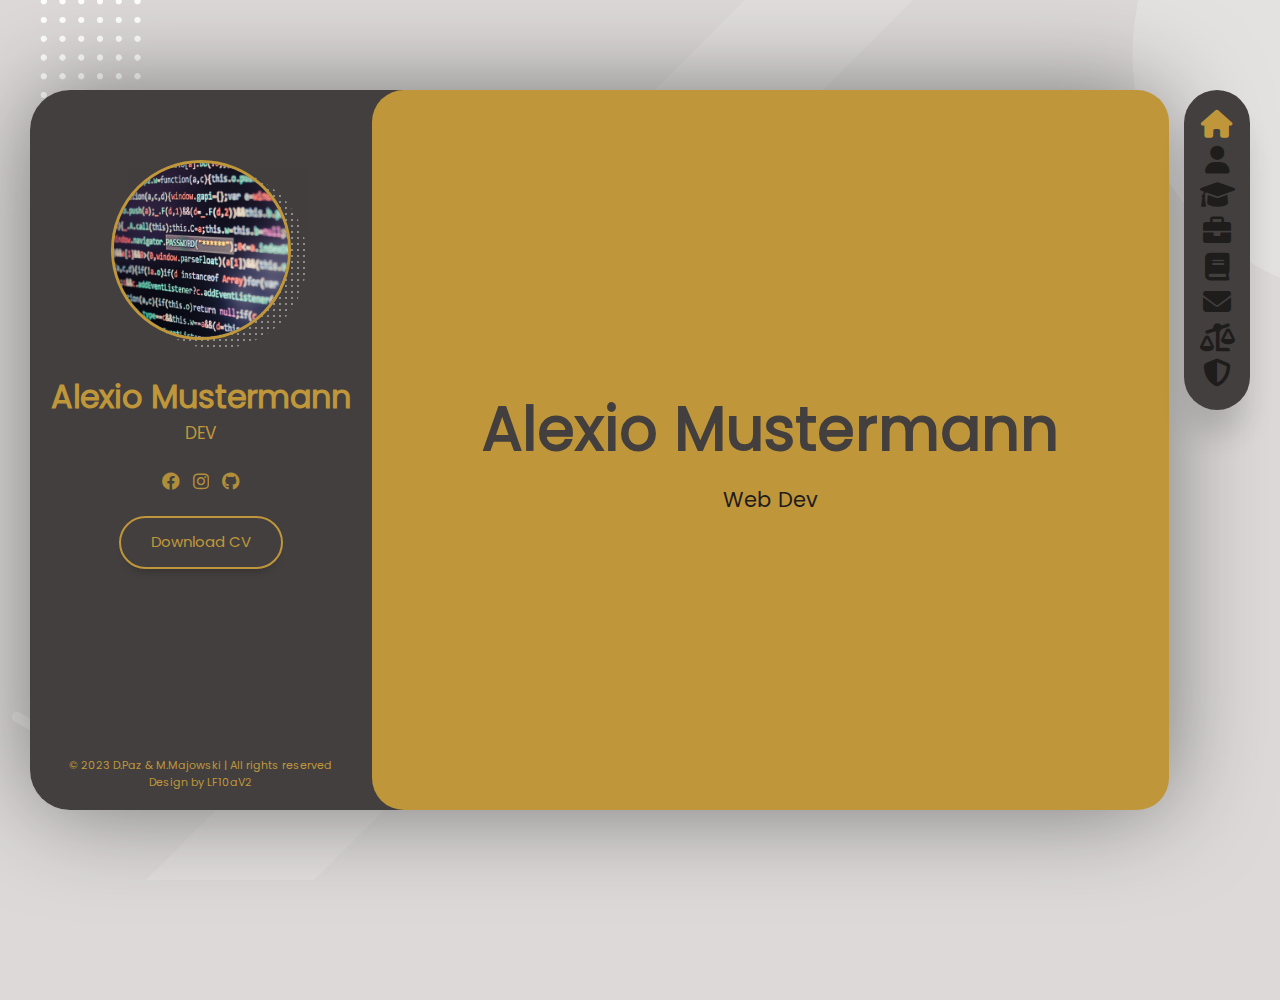
<file: index.html>
<!--Infos HTML Standard-->
<!DOCTYPE html>
<!--Open HTML Document-->
<html lang="de">

<!--Beginning of header-->
<head>
    <meta charset="UTF-8">
    <meta http-equiv="X-UA-Compatible" content="IE=edge">
    <meta name="viewport" content="width=device-width, initial-scale=1,maximum-scale=1">
    <meta name="viewport" content="width=device-width, initial-scale=1, user-scalable=yes">
    <meta http-equiv="cache-control" content="cache">
    <!--Call script-->
    <script src="assets/js/main.js" defer></script>
    <script src="assets/js/menu.js" defer></script>
    <!--Copyright, Publisher, Autor-->
    <meta name="authors" content="Darwin Paz & Matthias Majowski">
    <meta name="publisher" content="Darwin Paz & Matthias Majowski">
    <meta name="copyright" content="© D.Paz & M.Majowski">
    <!--Page description-->
    <meta name="description" content="Projekterstellung eines funktionalen Webportfolios in HTML, CSS, JavaScript.">
    <!--Marketing Keywords-->
    <meta name="keywords" content="keywords, Note < = 1">

    <!--Google robots for indexing-->
    <!--<meta name="robots" content="index, follow">-->
    
    <!--Google is not allowed to index the page-->
    <meta name="robots" content="noindex, nofollow">

    <!--Favicon-->
    <link rel="icon" type="favicon" href="assets/img/favicon-2.png" />
    <!--Styles-->
    <link rel="stylesheet" href="assets/fonts/fontawesome-free-6.1.2-web/css/all.min.css" />
    <link rel="stylesheet" href="assets/fonts/poppins/poppins.css" />
    <link rel="stylesheet" href="assets/css/reset.css" />
    <link rel="stylesheet" href="assets/css/scroll.css" />
    <link rel="stylesheet" href="assets/css/styles.css" />
    <link rel="stylesheet" href="assets/css/responsive.css" />

    <!--Title-->
    <title>CV - LF10aV2</title>
</head>

<body>
    
    <!--BEGINNING OF BODY - LAYOUT-->
    <div class="layout">

        <!--side container (info user)-->
        <aside class="layout__aside">
        
            <section class="aside__user-info">

                <!--information user-->
                <div class="user-info__general">
                    <div class="user-info__container-image">
                        <!--User image-->
                        <img src="assets/img/default-user.jpg" class="user-info__image" alt="Image user">
                    </div>
                    <!--Name + job-->
                    <h2 class="user-info__name">Alexio Mustermann</h2>
                    <h4 class="user-info__job">DEV</h4>
                </div>

                <!--MENU NAV-->
                <nav class="layout__menu">
                    <ul class="menu__list">
                    
                        <li class="menu__option">
                            <a href="index.html" class="menu__link menu__link--active">
                                <i class="menu__icon fa-solid fa-house"></i>
                                <span class="menu__overlay">Home</span>
                            </a>
                        </li>

                        <li class="menu__option">
                            <a href="about-me.html" class="menu__link">
                                <i class="menu__icon fa-solid fa-user"></i>
                                <span class="menu__overlay">About me</span>
                            </a>
                        </li>

                        <li class="menu__option">
                            <a href="curriculum.html" class="menu__link">
                                <i class="menu__icon fa-solid fa-graduation-cap"></i>
                                <span class="menu__overlay">Curriculum</span>
                            </a>
                        </li>

                        <li class="menu__option">
                            <a href="portfolio.html" class="menu__link">
                                <i class="menu__icon fa-solid fa-briefcase"></i>
                                <span class="menu__overlay">Portfolio</span>
                            </a>
                        </li>

                        <li class="menu__option">
                            <a href="blog.html" class="menu__link">
                                <i class="menu__icon fa-solid fa-book"></i>
                                <span class="menu__overlay">Blog</span>
                            </a>
                        </li>

                        <li class="menu__option">
                            <a href="contact.html" class="menu__link">
                                <i class="menu__icon fa-solid fa-envelope"></i>
                                <span class="menu__overlay">Contact</span>
                            </a>
                        </li>

                        <li class="menu__option">
                            <a href="impressum.html" class="menu__link">
                                <i class="menu__icon fa-solid fa-scale-unbalanced"></i>
                                <span class="menu__overlay">Impressum</span>
                            </a>
                        </li>

                        <li class="menu__option">
                            <a href="datenschutz.html" class="menu__link">
                                <i class="menu__icon fa-solid fa-shield-halved"></i>
                                <span class="menu__overlay">Datenschutz</span>
                            </a>
                        </li>

                    </ul>
                </nav>

                <!--SOCIALS-->
                <div class="user-info__user-links">

                    <ul class="links__social">

                        <li class="social__option">
                            <a href="#" class="social__link">
                                <i class="fa-brands fa-facebook"></i>
                            </a>
                        </li>

                        <li class="social__option">
                            <a href="#" class="social__link">
                                <i class="fa-brands fa-instagram"></i>
                            </a>
                        </li>

                        <li class="social__option">
                            <a href="#" class="social__link">
                                <i class="fa-brands fa-github"></i>
                            </a>
                        </li>
                    </ul>
                </div>

                <!--BTN DOWNLOAD CV-->
                <div class="user-info__buttons">
                    <a download="download" href="assets/pdf/ec-it-book.pdf" class="user-info__btn">Download CV</a>
                </div>

            <!--FOOTER-->
            <footer class="user-info__footer">
                &copy; 2023 D.Paz & M.Majowski | All rights reserved <Br/>Design by LF10aV2
            </footer>
            </section>
        </aside>

        <!--MENU NAV RESPONSIVE-->
        <div class="layout__menu-toggle">
            <i class="menu-toggle__icon fa-solid fa-bars"></i>
            <i class="menu-toggle__icon fa-solid fa-xmark"></i>
        </div>

        <!--MAIN CONTENT-->
        <main class="layout__content">
            
            <section class="content__page">
                <h1 class="page__name">Alexio Mustermann</h1>
                <h2 class="page__job">Web Dev</h2>
            </section>

        </main>
    </div>

</body>
<!--END OF BODY-->
</html>
</file>
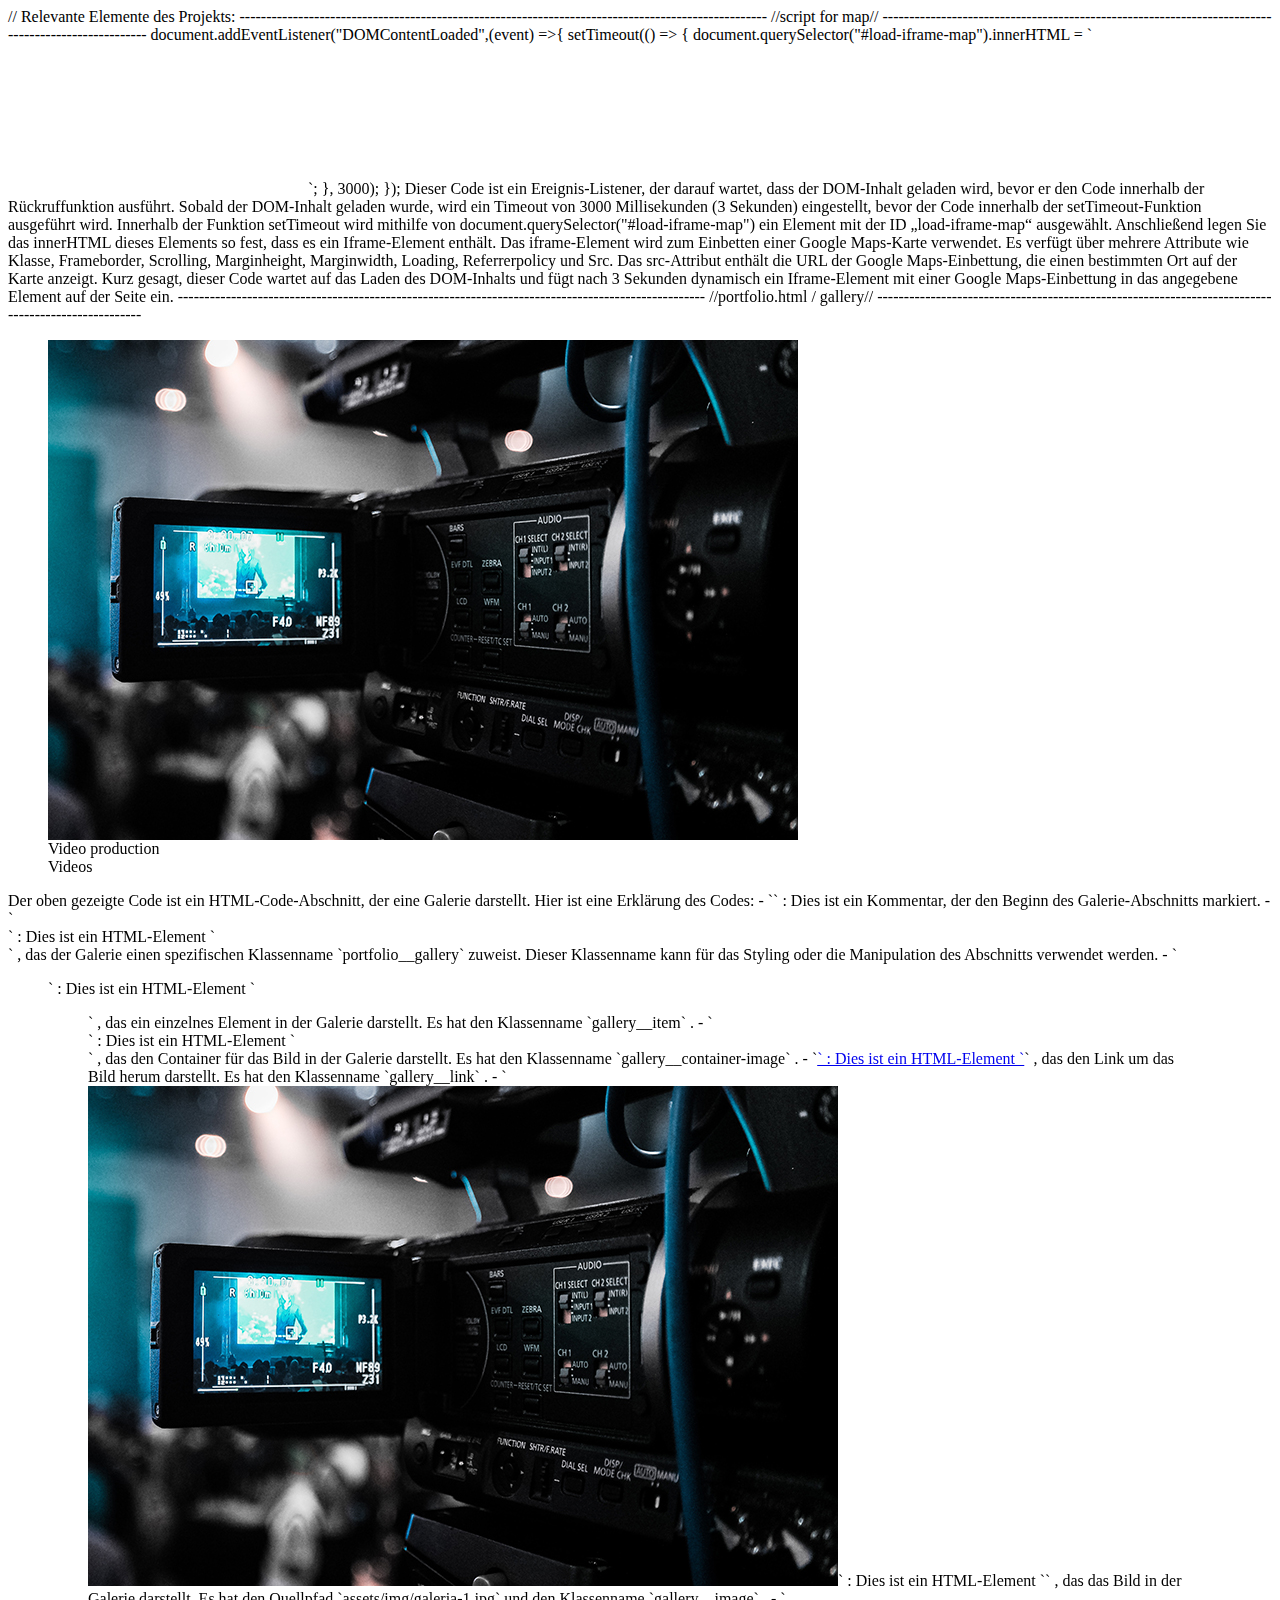
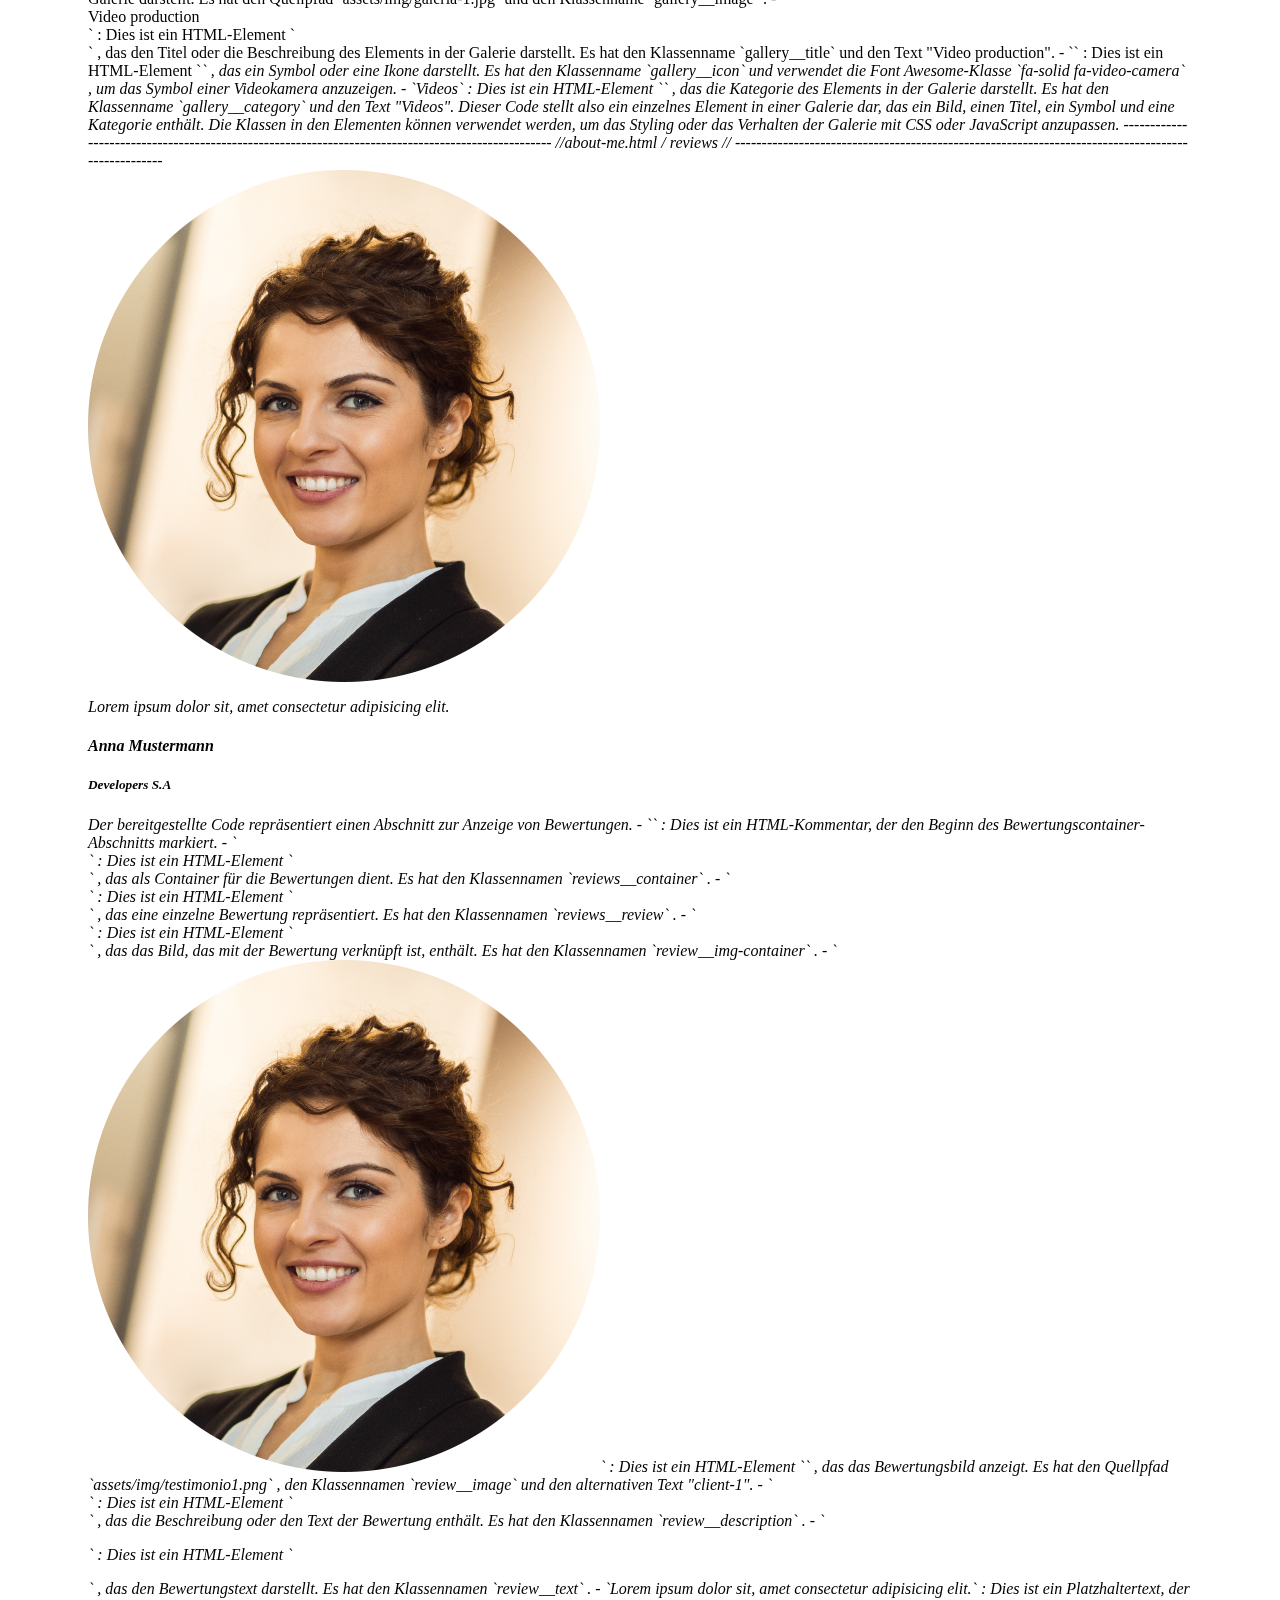
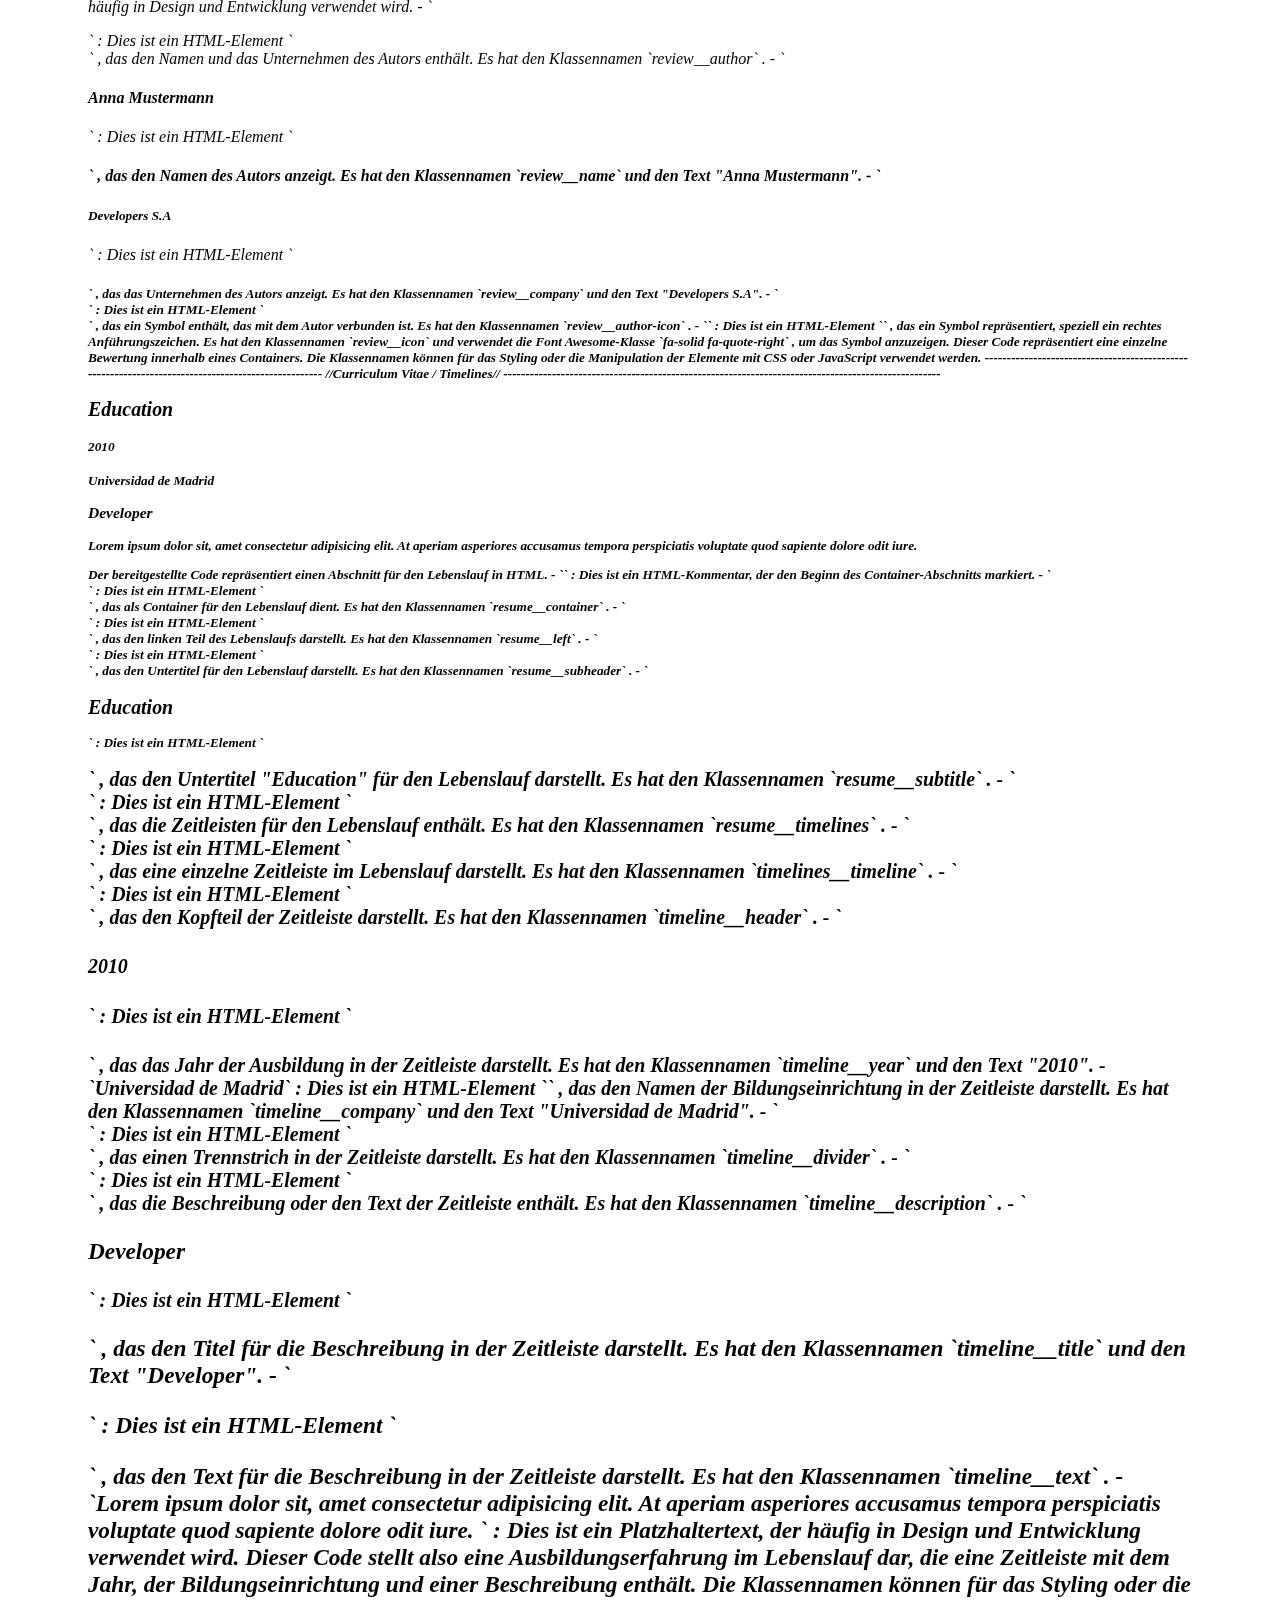
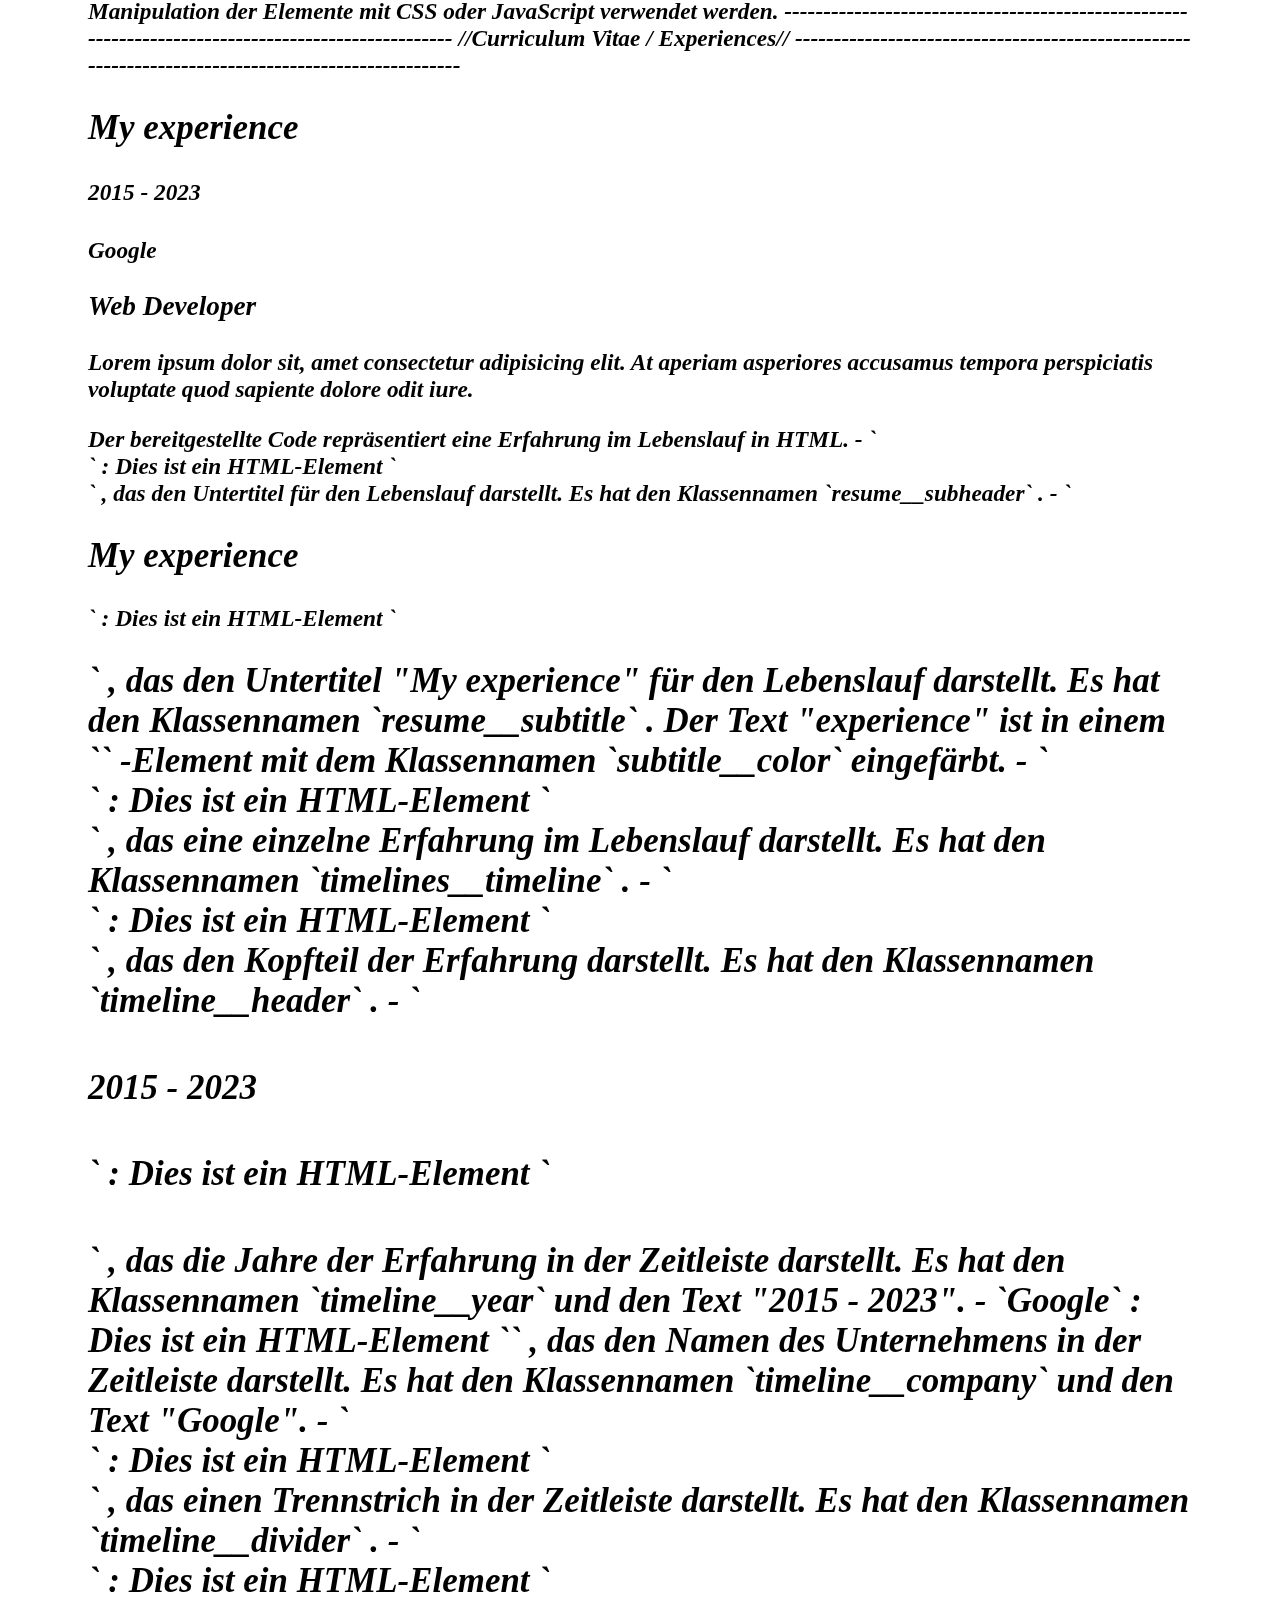
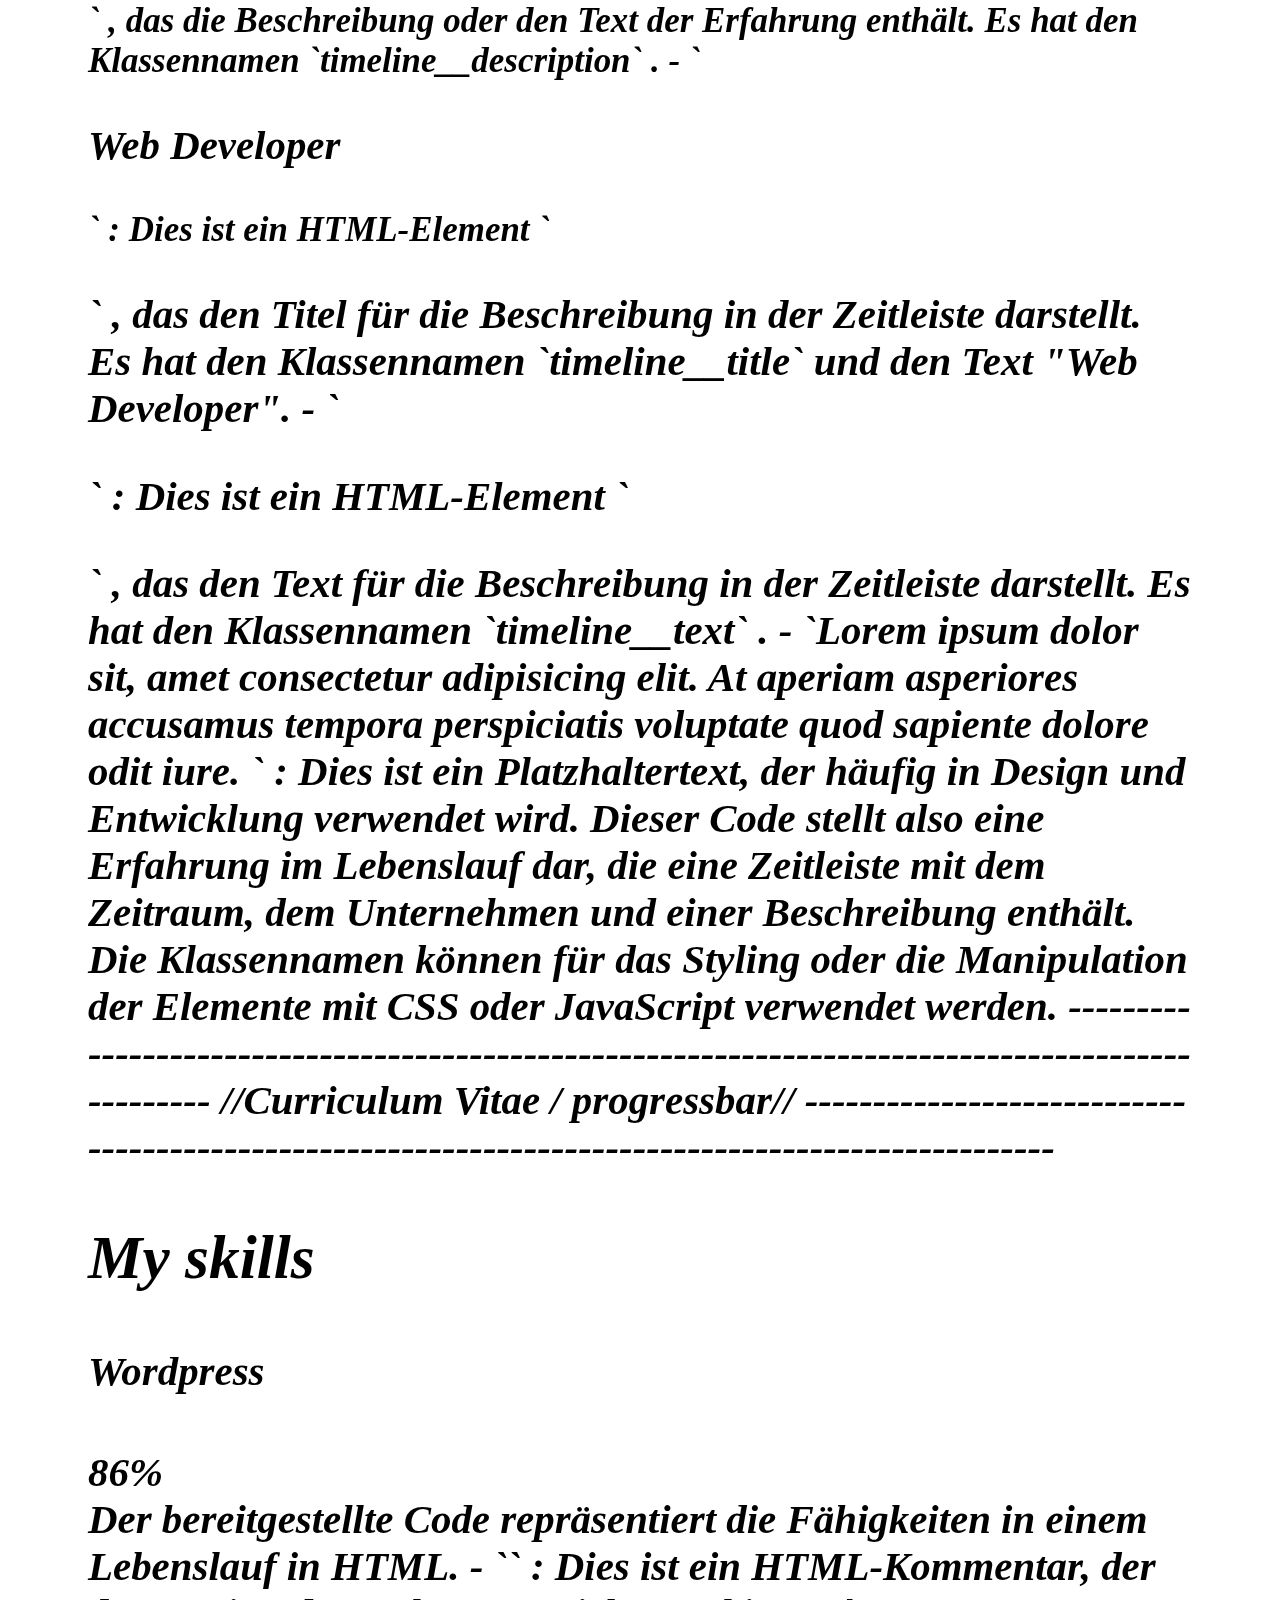
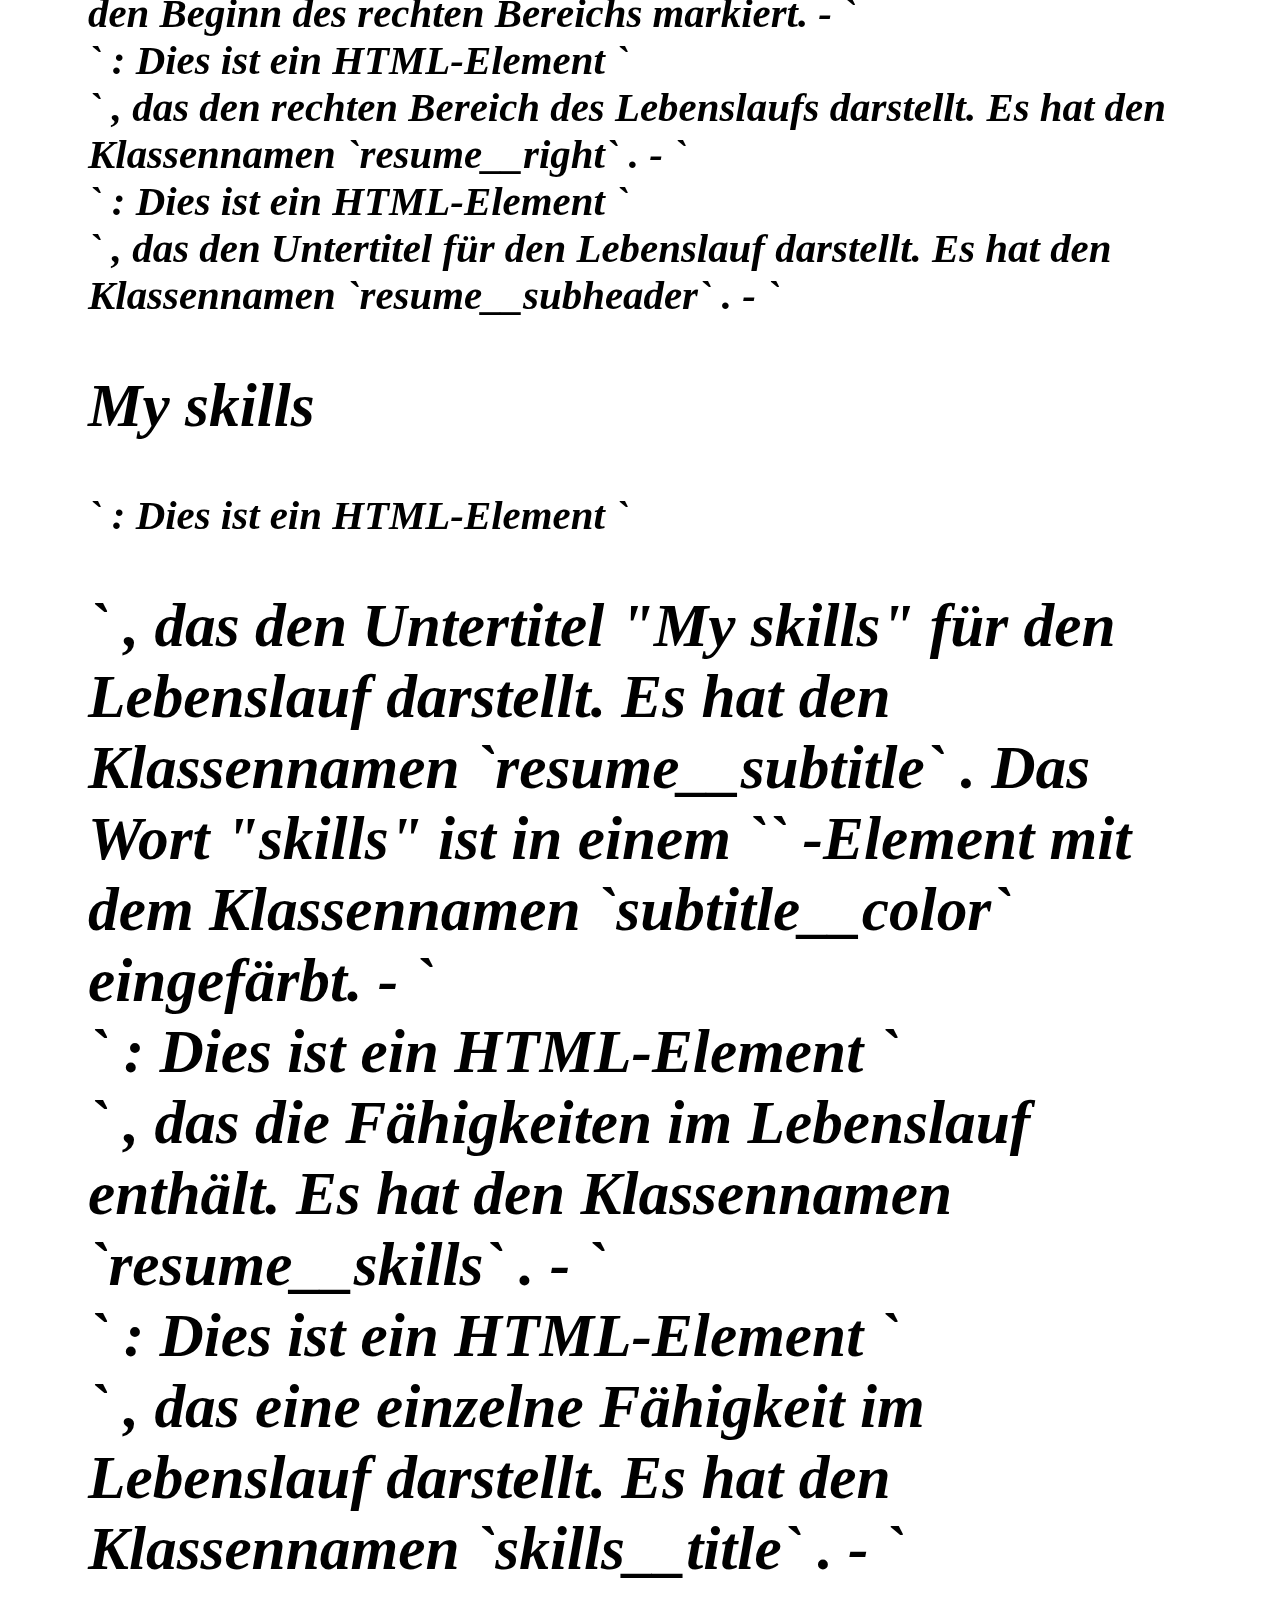
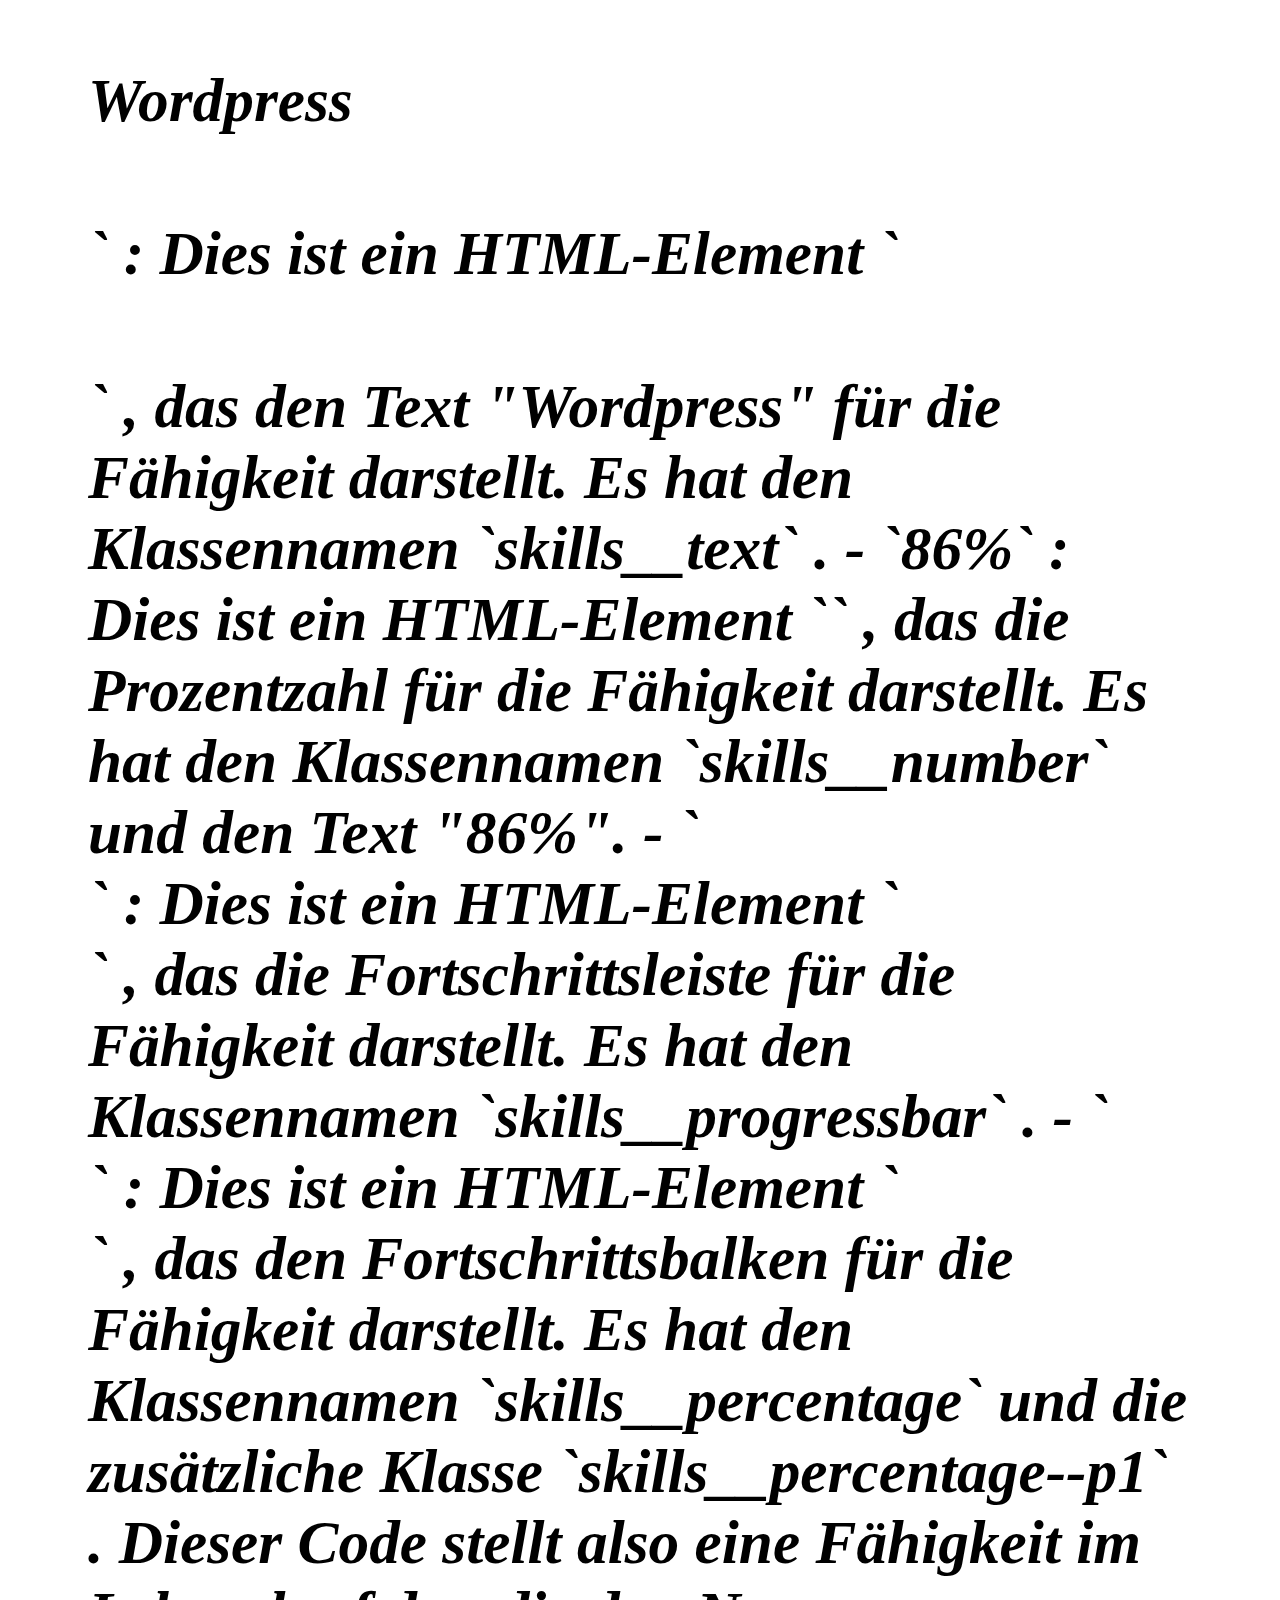
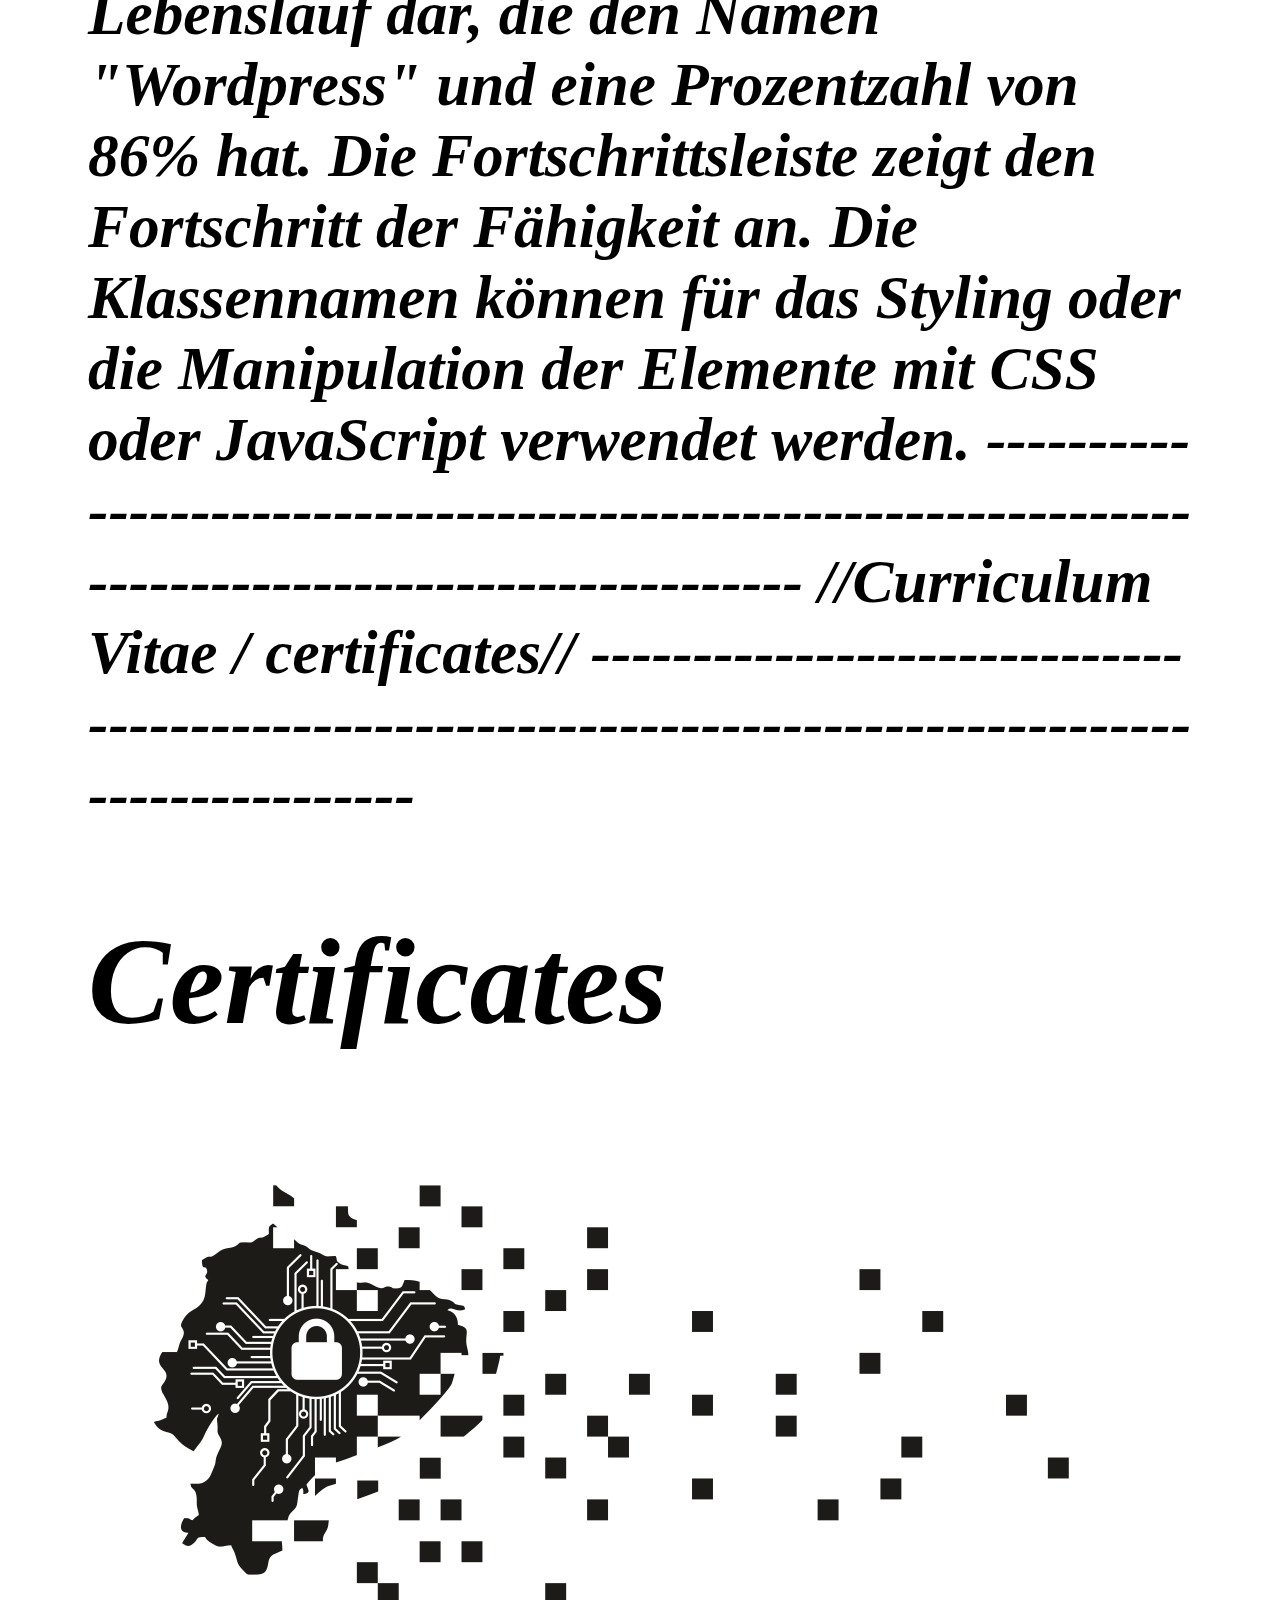
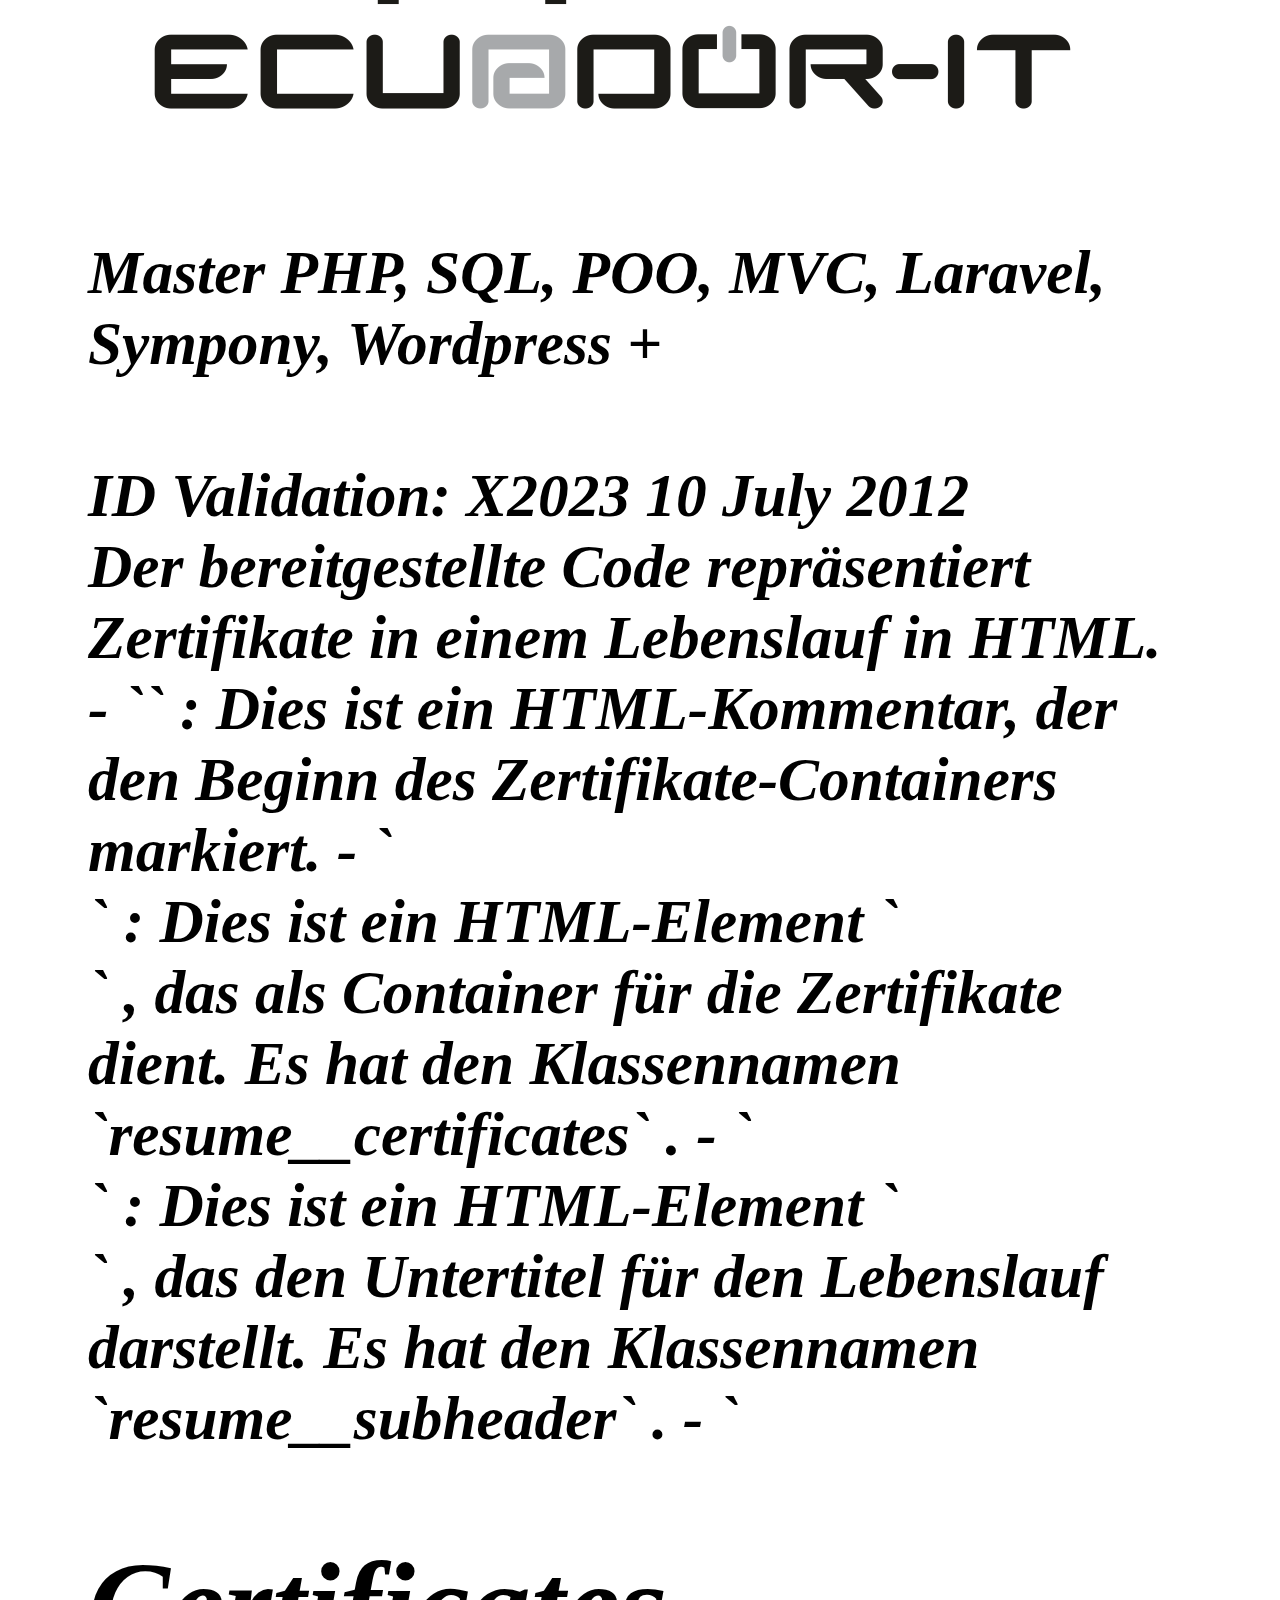
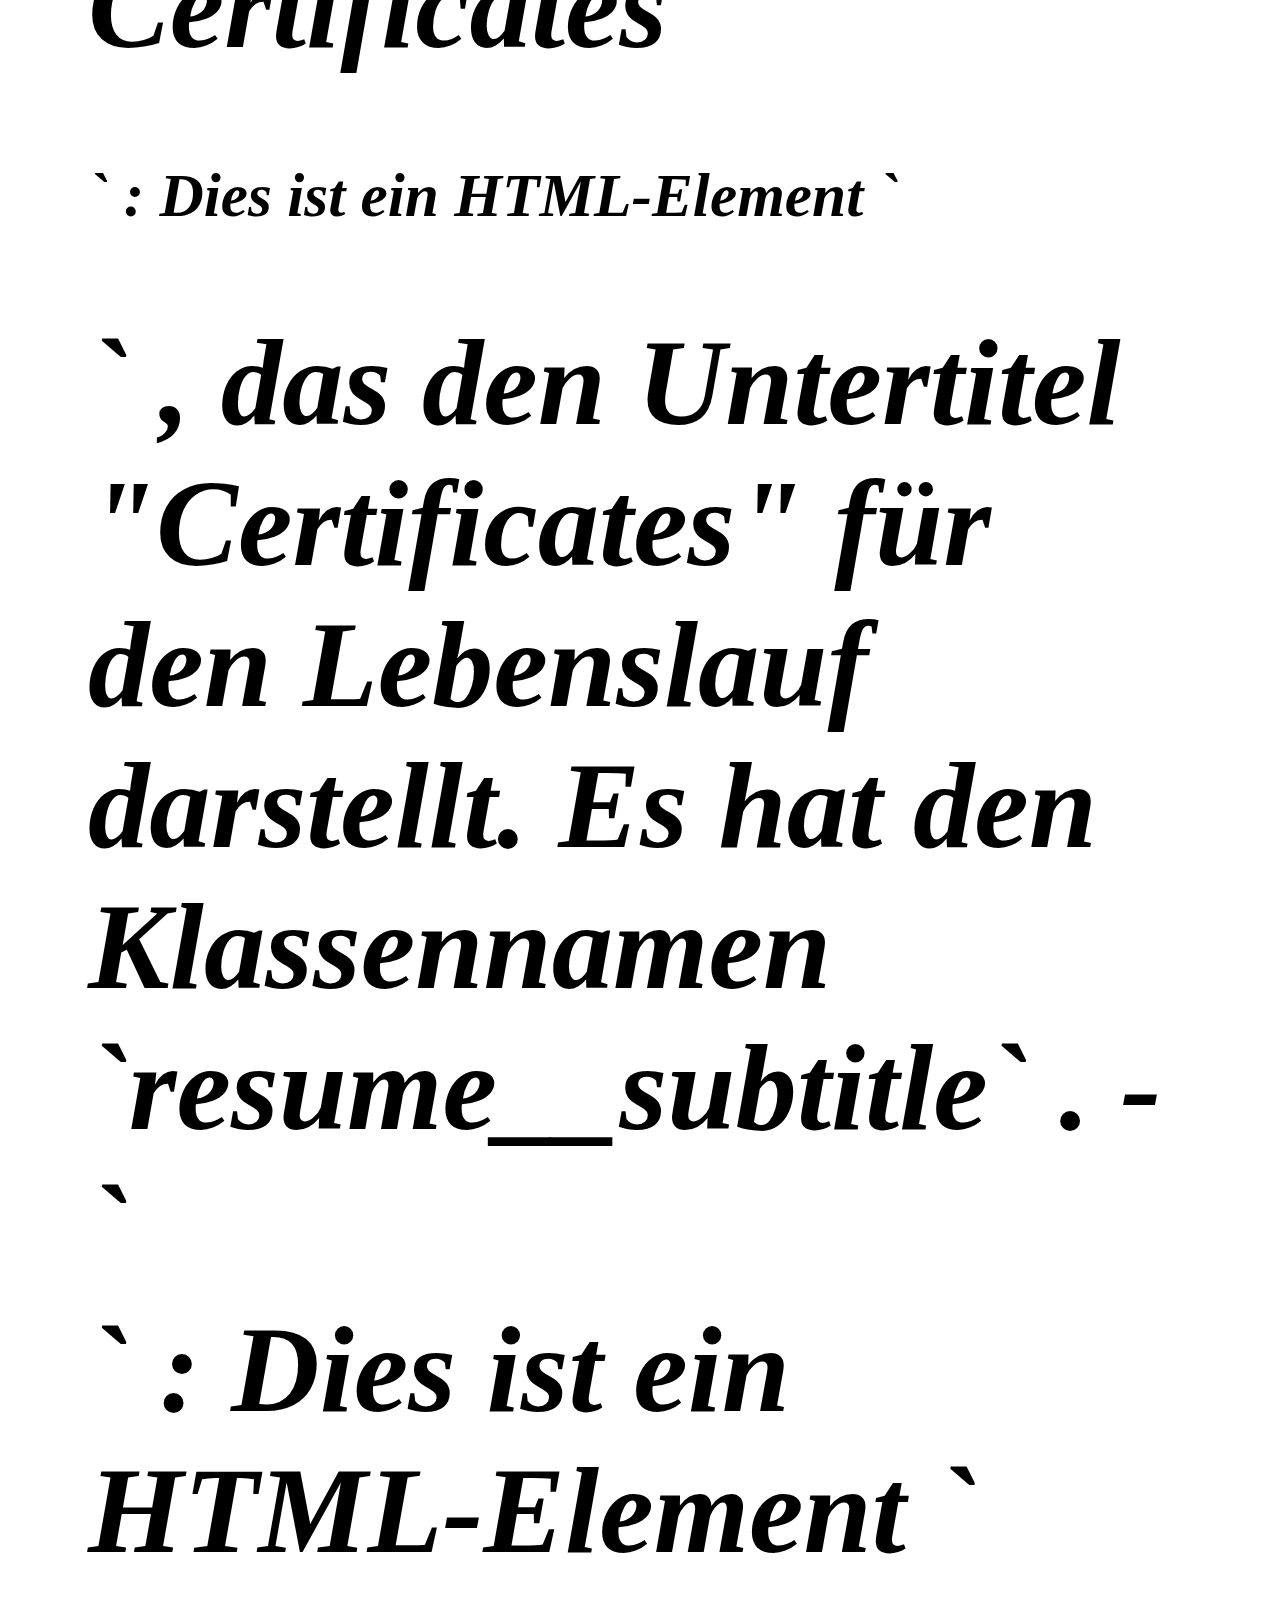
<file: _documentation.html>
// Relevante Elemente des Projekts:

---------------------------------------------------------------------------------------------------
//script for map//
---------------------------------------------------------------------------------------------------
document.addEventListener("DOMContentLoaded",(event) =>{
    setTimeout(() => {
    document.querySelector("#load-iframe-map").innerHTML = `
        <iframe class="contact__iframe" frameborder="0" scrolling="no" marginheight="0" marginwidth="0" loading="lazy" 
		referrerpolicy="no-referrer-when-downgrade" 
		src="https://www.google.com/maps/embed?pb=!1m18!1m12!1m3!1d374.8027100445434!2d8.630962223213627!3d49.
		87416942915357!2m3!1f0!2f0!3f0!3m2!1i1024!2i768!4f13.1!3m3!1m2!1s0x47bd7082280c43c9%3A0x57f87ba933adbb81!
		2sGFN%20GmbH!5e1!3m2!1ses-419!2sde!4v1695273996555!5m2!1ses-419!2sde"></iframe>`;
    }, 3000);
});

Dieser Code ist ein Ereignis-Listener, der darauf wartet, dass der DOM-Inhalt geladen wird, 
bevor er den Code innerhalb der Rückruffunktion ausführt. Sobald der DOM-Inhalt geladen wurde, 
wird ein Timeout von 3000 Millisekunden (3 Sekunden) eingestellt, bevor der Code innerhalb der 
setTimeout-Funktion ausgeführt wird.
 
Innerhalb der Funktion setTimeout wird mithilfe von document.querySelector("#load-iframe-map") 
ein Element mit der ID „load-iframe-map“ ausgewählt. Anschließend legen Sie das innerHTML 
dieses Elements so fest, dass es ein Iframe-Element enthält.
 
Das iframe-Element wird zum Einbetten einer Google Maps-Karte verwendet. 
Es verfügt über mehrere Attribute wie Klasse, Frameborder, Scrolling, Marginheight, 
Marginwidth, Loading, Referrerpolicy und Src. Das src-Attribut enthält die URL der Google Maps-Einbettung, 
die einen bestimmten Ort auf der Karte anzeigt.
 
Kurz gesagt, dieser Code wartet auf das Laden des DOM-Inhalts und fügt nach 3 Sekunden dynamisch ein 
Iframe-Element mit einer Google Maps-Einbettung in das angegebene Element auf der Seite ein.


---------------------------------------------------------------------------------------------------
//portfolio.html / gallery//
---------------------------------------------------------------------------------------------------
 <!--GALLERY-->
                <section class="portfolio__gallery">

                    <!--gallery description # 1-->
                    <figure class="gallery__item">
                        <div class="gallery__container-image">
                            <a href="#" class="gallery__link">
                                <img src="assets/img/galeria-1.jpg" class="gallery__image"/>
                            </a>
                        </div>
                        <figcaption class="gallery__title">Video production</figcaption>
                        <i class="gallery__icon fa-solid fa-video-camera"></i>
                        <span class="gallery__category">Videos</span>
                    </figure>
					
Der oben gezeigte Code ist ein HTML-Code-Abschnitt, der eine Galerie darstellt. Hier ist eine Erklärung des Codes:

-  `<!--GALLERY-->` : Dies ist ein Kommentar, der den Beginn des Galerie-Abschnitts markiert.

-  `<section class="portfolio__gallery">` : Dies ist ein HTML-Element  `<section>` , das der Galerie einen spezifischen Klassenname  
`portfolio__gallery`  zuweist. Dieser Klassenname kann für das Styling oder die Manipulation des Abschnitts verwendet werden.

-  `<figure class="gallery__item">` : Dies ist ein HTML-Element  `<figure>` , das ein einzelnes Element in der Galerie darstellt. 
Es hat den Klassenname  `gallery__item` .

-  `<div class="gallery__container-image">` : Dies ist ein HTML-Element  `<div>` 
, das den Container für das Bild in der Galerie darstellt. Es hat den Klassenname  `gallery__container-image` .

-  `<a href="#" class="gallery__link">` : Dies ist ein HTML-Element  `<a>` 
, das den Link um das Bild herum darstellt. Es hat den Klassenname  `gallery__link` .

-  `<img src="assets/img/galeria-1.jpg" class="gallery__image"/>` : Dies ist ein HTML-Element  `<img>` 
, das das Bild in der Galerie darstellt. Es hat den Quellpfad  `assets/img/galeria-1.jpg`  und den Klassenname  `gallery__image` .

-  `<figcaption class="gallery__title">Video production</figcaption>` : Dies ist ein HTML-Element  `<figcaption>` 
, das den Titel oder die Beschreibung des Elements in der Galerie darstellt. Es hat den Klassenname  
`gallery__title`  und den Text "Video production".

-  `<i class="gallery__icon fa-solid fa-video-camera"></i>` : Dies ist ein HTML-Element  `<i>` 
, das ein Symbol oder eine Ikone darstellt. Es hat den Klassenname  
`gallery__icon`  und verwendet die Font Awesome-Klasse  `fa-solid fa-video-camera` 
, um das Symbol einer Videokamera anzuzeigen.

-  `<span class="gallery__category">Videos</span>` : Dies ist ein HTML-Element  `<span>` 
, das die Kategorie des Elements in der Galerie darstellt. Es hat den Klassenname  
`gallery__category`  und den Text "Videos".

Dieser Code stellt also ein einzelnes Element in einer Galerie dar, das ein Bild, 
einen Titel, ein Symbol und eine Kategorie enthält. Die Klassen in den Elementen können verwendet werden, 
um das Styling oder das Verhalten der Galerie mit CSS oder JavaScript anzupassen.

---------------------------------------------------------------------------------------------------
//about-me.html / reviews //
---------------------------------------------------------------------------------------------------
<!--REVIEWS CONTAINER-->
                    <div class="reviews__container">
                        <article class="reviews__review">

                            <!--REVIEWS IMG # 1-->
                            <div class="review__img-container">
                                <img src="assets/img/testimonio1.png" class="review__image" alt="client-1">
                            </div>
                            <!--REVIEWS DESCRIPTION-->
                        <div class="review__description">
                            <p class="review__text">
                                Lorem ipsum dolor sit, amet consectetur adipisicing elit.
                            </p>
                        </div>
                        <!--REVIEWS AUTHOR-->
                        <div class="review__author">
                            <h4 class="review__name">Anna Mustermann</h4>
                            <h5 class="review__company">Developers S.A</h5>
                        </div>
                        <!--REVIEWS AUTHOR ICON-->
                        <div class="review__author-icon">
                            <i class="review__icon fa-solid fa-quote-right"></i>
                        </div>
                        </article>
						
Der bereitgestellte Code repräsentiert einen Abschnitt zur Anzeige von Bewertungen. 

-  `<!--REVIEWS CONTAINER-->` : Dies ist ein HTML-Kommentar, der den Beginn des Bewertungscontainer-Abschnitts markiert.

-  `<div class="reviews__container">` : Dies ist ein HTML-Element  `<div>` , das als Container für die Bewertungen dient. 
Es hat den Klassennamen  `reviews__container` .

-  `<article class="reviews__review">` : Dies ist ein HTML-Element  `<article>` , das eine einzelne Bewertung repräsentiert. 
Es hat den Klassennamen  `reviews__review` .

-  `<div class="review__img-container">` : Dies ist ein HTML-Element  `<div>` , das das Bild, das mit der Bewertung verknüpft ist, 
enthält. Es hat den Klassennamen  `review__img-container` .

-  `<img src="assets/img/testimonio1.png" class="review__image" alt="client-1">` : Dies ist ein HTML-Element  `<img>` , das das Bewertungsbild anzeigt.
 Es hat den Quellpfad  `assets/img/testimonio1.png` , den Klassennamen  `review__image`  und den alternativen Text "client-1".
 
-  `<div class="review__description">` : Dies ist ein HTML-Element  `<div>` , das die Beschreibung oder den Text der Bewertung enthält. 
Es hat den Klassennamen  `review__description` .

-  `<p class="review__text">` : Dies ist ein HTML-Element  `<p>` , das den Bewertungstext darstellt. Es hat den Klassennamen  
`review__text` .

-  `Lorem ipsum dolor sit, amet consectetur adipisicing elit.` : Dies ist ein Platzhaltertext, der häufig in Design und Entwicklung verwendet wird.

-  `<div class="review__author">` : Dies ist ein HTML-Element  `<div>` , das den Namen und das Unternehmen des Autors enthält. 
Es hat den Klassennamen  `review__author` .

-  `<h4 class="review__name">Anna Mustermann</h4>` : Dies ist ein HTML-Element  `<h4>` , das den Namen des Autors anzeigt. 
Es hat den Klassennamen  `review__name`  und den Text "Anna Mustermann".

-  `<h5 class="review__company">Developers S.A</h5>` : Dies ist ein HTML-Element  `<h5>` , das das Unternehmen des Autors anzeigt. 
Es hat den Klassennamen  `review__company`  und den Text "Developers S.A".

-  `<div class="review__author-icon">` : Dies ist ein HTML-Element  `<div>` , das ein Symbol enthält, das mit dem Autor verbunden ist. 
Es hat den Klassennamen  `review__author-icon` .

-  `<i class="review__icon fa-solid fa-quote-right"></i>` : Dies ist ein HTML-Element  `<i>` 
, das ein Symbol repräsentiert, speziell ein rechtes Anführungszeichen. Es hat den Klassennamen  
`review__icon`  und verwendet die Font Awesome-Klasse  `fa-solid fa-quote-right` , um das Symbol anzuzeigen.

Dieser Code repräsentiert eine einzelne Bewertung innerhalb eines Containers. 
Die Klassennamen können für das Styling oder die Manipulation der Elemente mit CSS oder JavaScript verwendet werden.

---------------------------------------------------------------------------------------------------
//Curriculum Vitae / Timelines//
---------------------------------------------------------------------------------------------------
<!--CONTAINER-->
                <div class="resume__container">
                    <!--Box left-->
                    <section class="resume__left">
                        <header class="resume__subheader">
                            <h2 class="resume__subtitle">Education</h2>
                        </header>
                        <!--Timelines-->
                        <div class="resume__timelines">

                            <!--Education # 1-->
                            <article class="timelines__timeline">
                                <!--Year-->
                                <header class="timeline__header">
                                    <h4 class="timeline__year">2010</h4>
                                    <!--Institute-->
                                    <span class="timeline__company">Universidad de Madrid</span>
                                </header>

                                <!--Divider-->
                                <div class="timeline__divider"></div>

                                <!--Description-->
                                <div class="timeline__description">
                                    <h3 class="timeline__title">Developer</h3>
                                    <!--Text-->
                                    <p class="timeline__text">
                                        Lorem ipsum dolor sit, amet consectetur adipisicing elit. 
										At aperiam asperiores accusamus tempora perspiciatis voluptate quod sapiente dolore odit iure.
                                    </p>
                                </div>
                            </article>

Der bereitgestellte Code repräsentiert einen Abschnitt für den Lebenslauf in HTML. 

-  `<!--CONTAINER-->` : Dies ist ein HTML-Kommentar, der den Beginn des Container-Abschnitts markiert.

-  `<div class="resume__container">` : Dies ist ein HTML-Element  `<div>` , das als Container für den Lebenslauf dient. 
Es hat den Klassennamen  `resume__container` .

-  `<section class="resume__left">` : Dies ist ein HTML-Element  `<section>` , das den linken Teil des Lebenslaufs darstellt. 
Es hat den Klassennamen  `resume__left` .

-  `<header class="resume__subheader">` : Dies ist ein HTML-Element  `<header>` , das den Untertitel für den Lebenslauf darstellt. 
Es hat den Klassennamen  `resume__subheader` .

-  `<h2 class="resume__subtitle">Education</h2>` : Dies ist ein HTML-Element  `<h2>` , das den Untertitel "Education" für den Lebenslauf darstellt. 
Es hat den Klassennamen  `resume__subtitle` .

-  `<div class="resume__timelines">` : Dies ist ein HTML-Element  `<div>` , das die Zeitleisten für den Lebenslauf enthält. 
Es hat den Klassennamen  `resume__timelines` .

-  `<article class="timelines__timeline">` : Dies ist ein HTML-Element  `<article>` , das eine einzelne Zeitleiste im Lebenslauf darstellt. 
Es hat den Klassennamen  `timelines__timeline` .

-  `<header class="timeline__header">` : Dies ist ein HTML-Element  `<header>` , das den Kopfteil der Zeitleiste darstellt. 
Es hat den Klassennamen  `timeline__header` .

-  `<h4 class="timeline__year">2010</h4>` : Dies ist ein HTML-Element  `<h4>` , das das Jahr der Ausbildung in der Zeitleiste darstellt. 
Es hat den Klassennamen  `timeline__year`  und den Text "2010".

-  `<span class="timeline__company">Universidad de Madrid</span>` : Dies ist ein HTML-Element  `<span>` , 
das den Namen der Bildungseinrichtung in der Zeitleiste darstellt. Es hat den Klassennamen  `timeline__company`  
und den Text "Universidad de Madrid".

-  `<div class="timeline__divider"></div>` : Dies ist ein HTML-Element  `<div>` , das einen Trennstrich in der Zeitleiste darstellt. 
Es hat den Klassennamen  `timeline__divider` .

-  `<div class="timeline__description">` : Dies ist ein HTML-Element  `<div>` , das die Beschreibung oder den Text der Zeitleiste enthält. 
Es hat den Klassennamen  `timeline__description` .

-  `<h3 class="timeline__title">Developer</h3>` : Dies ist ein HTML-Element  `<h3>` , das den Titel für die Beschreibung in der Zeitleiste darstellt. 
Es hat den Klassennamen  `timeline__title`  und den Text "Developer".
-  `<p class="timeline__text">` : Dies ist ein HTML-Element  `<p>` , das den Text für die Beschreibung in der Zeitleiste darstellt. 

Es hat den Klassennamen  `timeline__text` .
-  `Lorem ipsum dolor sit, amet consectetur adipisicing elit. 

At aperiam asperiores accusamus tempora perspiciatis voluptate quod sapiente dolore odit iure.
` : Dies ist ein Platzhaltertext, der häufig in Design und Entwicklung verwendet wird.

Dieser Code stellt also eine Ausbildungserfahrung im Lebenslauf dar, die eine Zeitleiste mit dem Jahr, 
der Bildungseinrichtung und einer Beschreibung enthält. Die Klassennamen können für das Styling oder 
die Manipulation der Elemente mit CSS oder JavaScript verwendet werden.

---------------------------------------------------------------------------------------------------
//Curriculum Vitae / Experiences//
---------------------------------------------------------------------------------------------------
<header class="resume__subheader">
                            <h2 class="resume__subtitle">My <span class="subtitle__color">experience</span></h2>
                        </header>
                            <!--Experience # 1-->
                            <article class="timelines__timeline">
                                <!--Year-->
                                <header class="timeline__header">
                                    <h4 class="timeline__year">2015 - 2023</h4>
                                    <!--Institute-->
                                    <span class="timeline__company">Google</span>
                                </header>

                                <!--Divider-->
                                <div class="timeline__divider"></div>

                                <!--Description-->
                                <div class="timeline__description">
                                    <h3 class="timeline__title">Web Developer</h3>
                                    <!--Text-->
                                    <p class="timeline__text">
                                        Lorem ipsum dolor sit, amet consectetur adipisicing elit. At aperiam asperiores accusamus tempora perspiciatis voluptate quod sapiente dolore odit iure.
                                    </p>
                                </div>
                            </article>
							
Der bereitgestellte Code repräsentiert eine Erfahrung im Lebenslauf in HTML. 

-  `<header class="resume__subheader">` : Dies ist ein HTML-Element  `<header>` , das den Untertitel für den Lebenslauf darstellt. 
Es hat den Klassennamen  `resume__subheader` .

-  `<h2 class="resume__subtitle">My <span class="subtitle__color">experience</span></h2>` : Dies ist ein HTML-Element  `<h2>` 
, das den Untertitel "My experience" für den Lebenslauf darstellt. Es hat den Klassennamen  `resume__subtitle` 
. Der Text "experience" ist in einem  `<span>` -Element mit dem Klassennamen  `subtitle__color`  eingefärbt.

-  `<article class="timelines__timeline">` : Dies ist ein HTML-Element  `<article>` , das eine einzelne Erfahrung im Lebenslauf darstellt. 
Es hat den Klassennamen  `timelines__timeline` .

-  `<header class="timeline__header">` : Dies ist ein HTML-Element  `<header>` , das den Kopfteil der Erfahrung darstellt. 
Es hat den Klassennamen  `timeline__header` .

-  `<h4 class="timeline__year">2015 - 2023</h4>` : Dies ist ein HTML-Element  `<h4>` , das die Jahre der Erfahrung in der Zeitleiste darstellt. 
Es hat den Klassennamen  `timeline__year`  und den Text "2015 - 2023".

-  `<span class="timeline__company">Google</span>` : Dies ist ein HTML-Element  `<span>` , das den Namen des Unternehmens in der Zeitleiste darstellt. 
Es hat den Klassennamen  `timeline__company`  und den Text "Google".

-  `<div class="timeline__divider"></div>` : Dies ist ein HTML-Element  `<div>` , das einen Trennstrich in der Zeitleiste darstellt. 
Es hat den Klassennamen  `timeline__divider` .

-  `<div class="timeline__description">` : Dies ist ein HTML-Element  `<div>` , das die Beschreibung oder den Text der Erfahrung enthält. 
Es hat den Klassennamen  `timeline__description` .

-  `<h3 class="timeline__title">Web Developer</h3>` : Dies ist ein HTML-Element  `<h3>` , das den Titel für die Beschreibung in der Zeitleiste 
darstellt. Es hat den Klassennamen  `timeline__title`  und den Text "Web Developer".

-  `<p class="timeline__text">` : Dies ist ein HTML-Element  `<p>` , das den Text für die Beschreibung in der Zeitleiste darstellt. 
Es hat den Klassennamen  `timeline__text` .

-  `Lorem ipsum dolor sit, amet consectetur adipisicing elit. 
At aperiam asperiores accusamus tempora perspiciatis voluptate quod sapiente dolore odit iure.
` : Dies ist ein Platzhaltertext, der häufig in Design und Entwicklung verwendet wird.

Dieser Code stellt also eine Erfahrung im Lebenslauf dar, die eine Zeitleiste mit dem Zeitraum, 
dem Unternehmen und einer Beschreibung enthält. Die Klassennamen können für das Styling oder die Manipulation 
der Elemente mit CSS oder JavaScript verwendet werden.

---------------------------------------------------------------------------------------------------
//Curriculum Vitae / progressbar//
---------------------------------------------------------------------------------------------------
<!--BOX RIGHT-->
                    <section class="resume__right">
                        <header class="resume__subheader">
                            <h2 class="resume__subtitle">My <span class="subtitle__color">skills</span></h2>
                        </header>

                        <!--SKILLS-->
                        <div class="resume__skills">

                            <!--Skill # 1-->
                            <article class="skills__title">
                                <h4 class="skills__text">Wordpress</h4>
                                <span class="skills__number">86%</span>
                            </article>
                            <!--Progressbar-->
                            <div class="skills__progressbar">
                                <div class="skills__percentage skills__percentage--p1"></div>
                            </div>
							
Der bereitgestellte Code repräsentiert die Fähigkeiten in einem Lebenslauf in HTML. 

-  `<!--BOX RIGHT-->` : Dies ist ein HTML-Kommentar, der den Beginn des rechten Bereichs markiert.

-  `<section class="resume__right">` : Dies ist ein HTML-Element  `<section>` , das den rechten Bereich des Lebenslaufs darstellt. 
Es hat den Klassennamen  `resume__right` .

-  `<header class="resume__subheader">` : Dies ist ein HTML-Element  `<header>` , das den Untertitel für den Lebenslauf darstellt. 
Es hat den Klassennamen  `resume__subheader` .

-  `<h2 class="resume__subtitle">My <span class="subtitle__color">skills</span></h2>` : Dies ist ein HTML-Element  
`<h2>` , das den Untertitel "My skills" für den Lebenslauf darstellt. Es hat den Klassennamen  `resume__subtitle` . 
Das Wort "skills" ist in einem  `<span>` -Element mit dem Klassennamen  `subtitle__color`  eingefärbt.

-  `<div class="resume__skills">` : Dies ist ein HTML-Element  `<div>` , das die Fähigkeiten im Lebenslauf enthält. 
Es hat den Klassennamen  `resume__skills` .

-  `<article class="skills__title">` : Dies ist ein HTML-Element  `<article>` , das eine einzelne Fähigkeit im Lebenslauf darstellt. 
Es hat den Klassennamen  `skills__title` .

-  `<h4 class="skills__text">Wordpress</h4>` : Dies ist ein HTML-Element  `<h4>` , das den Text "Wordpress" für die Fähigkeit darstellt. 
Es hat den Klassennamen  `skills__text` .

-  `<span class="skills__number">86%</span>` : Dies ist ein HTML-Element  `<span>` , das die Prozentzahl für die Fähigkeit darstellt. 
Es hat den Klassennamen  `skills__number`  und den Text "86%".

-  `<div class="skills__progressbar">` : Dies ist ein HTML-Element  `<div>` , das die Fortschrittsleiste für die Fähigkeit darstellt. 
Es hat den Klassennamen  `skills__progressbar` .

-  `<div class="skills__percentage skills__percentage--p1"></div>` : Dies ist ein HTML-Element  `<div>` , das den Fortschrittsbalken 
für die Fähigkeit darstellt. Es hat den Klassennamen  `skills__percentage`  und die zusätzliche Klasse  `skills__percentage--p1` .

Dieser Code stellt also eine Fähigkeit im Lebenslauf dar, die den Namen "Wordpress" und eine Prozentzahl von 86% hat. 
Die Fortschrittsleiste zeigt den Fortschritt der Fähigkeit an. Die Klassennamen können für das Styling 
oder die Manipulation der Elemente mit CSS oder JavaScript verwendet werden.

---------------------------------------------------------------------------------------------------
//Curriculum Vitae / certificates//
---------------------------------------------------------------------------------------------------
<!--CONTAINER CERTIFICATES-->
                <div class="resume__certificates">
                    <header class="resume__subheader">
                        <h1 class="resume__subtitle">Certificates</h1>
                    </header>

                    <section class="certificates__container">

                        <article class="certificates__certificate">
                            <div class="certificate__logo">
                                <img src="assets/img/certificado-1.png" class="certificate__image" />
                            </div>
                            <!--Certificate article # 1-->
                            <div class="certificate__content">
                                <!--Certificates description-->
                                <h4 class="certificate__title">Master PHP, SQL, POO, MVC, Laravel, Sympony, Wordpress +</h4>
                                <span class="certificate__id">ID Validation: X2023</span>
                                <!--Certificates date-->
                                <span class="certificate__date">10 July 2012</span>
                            </div>
                        </article>
						
Der bereitgestellte Code repräsentiert Zertifikate in einem Lebenslauf in HTML. 

-  `<!--CONTAINER CERTIFICATES-->` : Dies ist ein HTML-Kommentar, der den Beginn des Zertifikate-Containers markiert.
-  `<div class="resume__certificates">` : Dies ist ein HTML-Element  `<div>` , das als Container für die Zertifikate dient. 
Es hat den Klassennamen  `resume__certificates` .

-  `<header class="resume__subheader">` : Dies ist ein HTML-Element  `<header>` , das den Untertitel für den Lebenslauf darstellt. 
Es hat den Klassennamen  `resume__subheader` .

-  `<h1 class="resume__subtitle">Certificates</h1>` : Dies ist ein HTML-Element  `<h1>` , das den Untertitel "Certificates" 
für den Lebenslauf darstellt. Es hat den Klassennamen  `resume__subtitle` .

-  `<section class="certificates__container">` : Dies ist ein HTML-Element  `<section>` , das den Container für die Zertifikate darstellt. 
Es hat den Klassennamen  `certificates__container` .

-  `<article class="certificates__certificate">` : Dies ist ein HTML-Element  `<article>` , das ein einzelnes Zertifikat repräsentiert. 
Es hat den Klassennamen  `certificates__certificate` .

-  `<div class="certificate__logo">` : Dies ist ein HTML-Element  `<div>` , das das Logo des Zertifikats enthält. 
Es hat den Klassennamen  `certificate__logo` .

-  `<img src="assets/img/certificado-1.png" class="certificate__image" />` : Dies ist ein HTML-Element  `<img>` , das das Zertifikatsbild anzeigt. 
Es hat den Quellpfad  `assets/img/certificado-1.png`  und den Klassennamen  `certificate__image` .

-  `<div class="certificate__content">` : Dies ist ein HTML-Element  `<div>` , das den Inhalt des Zertifikats enthält. 
Es hat den Klassennamen  `certificate__content` .

-  `<h4 class="certificate__title">Master PHP, SQL, POO, MVC, Laravel, Sympony, Wordpress +</h4>` : Dies ist ein HTML-Element  `<h4>` 
, das den Titel oder die Beschreibung des Zertifikats darstellt. 

Es hat den Klassennamen  `certificate__title`  und den Text "Master PHP, SQL, POO, MVC, Laravel, Sympony, Wordpress +".
-  `<span class="certificate__id">ID Validation: X2023</span>` : Dies ist ein HTML-Element  `<span>` , das die ID-Validierung 
des Zertifikats darstellt. 

Es hat den Klassennamen  `certificate__id`  und den Text "ID Validation: X2023".
-  `<span class="certificate__date">10 July 2012</span>` : Dies ist ein HTML-Element  `<span>` , das das Datum des Zertifikats darstellt. 

Es hat den Klassennamen  `certificate__date`  und den Text "10 July 2012".

Dieser Code stellt also ein einzelnes Zertifikat im Lebenslauf dar, das ein Logo, einen Titel, eine ID-Validierung und ein Datum enthält. 
Die Klassennamen können für das Styling oder die Manipulation der Elemente mit CSS oder JavaScript verwendet werden.

---------------------------------------------------------------------------------------------------
//Contact / form//
---------------------------------------------------------------------------------------------------
<!--CONTACT FORM-->
                        <form action="https://formsubmit.co/bc32de991ccb53e015d3b2dc64713437" method="POST" class="contact__form">
                            
                            <div class="form__container">
                                    <!--left form-->
                                <section class="form__left">

                                    <!--name-->
                                    <div class="form__group">
                                        <input type="text" class="form__input" name="name" required placeholder="Name"/>
                                        <label for="name" class="form__label">Name</label>
                                    </div>

                                    <!--email-->
                                    <div class="form__group">
                                        <input type="email" class="form__input" name="email" required placeholder="E-mail"/>
                                        <label for="email" class="form__label">E-mail</label>
                                    </div>

                                    <!--subject-->
                                    <div class="form__group">
                                        <input type="text" class="form__input" name="subject" required placeholder="Subject"/>
                                        <label for="subject" class="form__label">Subject</label>
                                    </div>
									
Der bereitgestellte Code repräsentiert ein Kontaktformular in HTML. 

-  `<!--CONTACT FORM-->` : Dies ist ein HTML-Kommentar, der den Beginn des Kontaktformulars markiert.

-  `<form action="https://formsubmit.co/bc32de991ccb53e015d3b2dc64713437" method="POST" class="contact__form">` : Dies ist ein HTML-Element  
`<form>` , das das Kontaktformular darstellt. Es hat die Attribute  `action`  und  `method`  für die Formularverarbeitung und den Klassennamen  
`contact__form` .

-  `<div class="form__container">` : Dies ist ein HTML-Element  `<div>` , das den Container für das Formular darstellt. Es hat den Klassennamen  
`form__container` .

-  `<section class="form__left">` : Dies ist ein HTML-Element  `<section>` , das den linken Teil des Formulars darstellt. Es hat den Klassennamen  
`form__left` .

-  `<div class="form__group">` : Dies ist ein HTML-Element  `<div>` , das eine Gruppe von Eingabefeldern im Formular darstellt.
Es hat den Klassennamen  `form__group` .

-  `<input type="text" class="form__input" name="name" required placeholder="Name"/>` : Dies ist ein HTML-Element  `<input>` 
, das ein Texteingabefeld für den Namen im Formular darstellt. Es hat den Klassennamen  `form__input` , den Attribut  `name`  
für die Identifizierung des Feldes und das Attribut  `required`  für die Pflichteingabe. 
Das Attribut  `placeholder`  gibt einen Platzhaltertext "Name" an.

-  `<label for="name" class="form__label">Name</label>` : Dies ist ein HTML-Element  `<label>` 
, das das Label für das Namenseingabefeld im Formular darstellt. Es hat das Attribut  `for`  
mit dem Wert "name" zur Verknüpfung mit dem entsprechenden Eingabefeld und den Klassennamen  `form__label` .

- Ähnlich wie oben beschrieben, gibt es Eingabefelder für E-Mail und Betreff im Formular.

Dieser Code stellt also ein Kontaktformular dar, das Felder für Name, E-Mail und Betreff enthält. 
Die Klassennamen können für das Styling oder die Manipulation der Elemente mit CSS oder JavaScript verwendet werden.

---------------------------------------------------------------------------------------------------
//Contact / message / btn send / btn reset / checkbox / validation //
---------------------------------------------------------------------------------------------------
<!--right form-->
                                <section class="form__right">

                                <!--message-->
                                <div class="form__group form__group--textarea">
                                    <textarea class="form__input form__input--textarea" name="message" required placeholder="Message"></textarea>
                                    <label for="message" class="form__label">Message</label>
                                </div>
                                </section>
                            </div>

                            <!--btn send-->
                            <input type="submit" class="form__button" value="send message" onclick="return confirmation()">

                            <!--btn reset-->
                            <button type="reset" class="form__button-reset">reset</button>

                            <!--Checkbox - Terms and Conditions-->
                            <input type="checkbox" class="form__checkbox" id="miCheckbox" name="miCheckbox" required>

                            <!--Checkbox validation / script -->
                            <script>
                                function validarCheckbox() {
                                var checkbox = document.getElementById("miCheckbox");
                                if (checkbox.checked == false) {
                                    alert("You must select the checkbox...");
                                    return false;
                                }
                                }
                                </script>
								

-  `<!--right form-->` : Dies ist ein HTML-Kommentar, der den Beginn des rechten Teils des Formulars markiert.

-  `<section class="form__right">` : Dies ist ein HTML-Element  `<section>` , das den rechten Teil des Formulars darstellt. 
Es hat den Klassennamen  `form__right` .

-  `<div class="form__group form__group--textarea">` : Dies ist ein HTML-Element  `<div>` , das eine Gruppe für das Texteingabefeld im 
Formular darstellt. Es hat den Klassennamen  `form__group`  und die zusätzliche Klasse  `form__group--textarea` .

-  `<textarea class="form__input form__input--textarea" name="message" required placeholder="Message"></textarea>` : Dies ist ein HTML-Element  
`<textarea>` , das ein Texteingabefeld für die Nachricht im Formular darstellt. Es hat die Klassennamen  `form__input`  und  `form__input--textarea` 
, das Attribut  `name`  für die Identifizierung des Feldes, das Attribut  `required`  für die Pflichteingabe und den Platzhaltertext "Message".

-  `<label for="message" class="form__label">Message</label>` : Dies ist ein HTML-Element  `<label>` , das das Label für das Texteingabefeld 
der Nachricht im Formular darstellt. Es hat das Attribut  `for`  mit dem Wert "message" zur Verknüpfung mit dem entsprechenden 
Eingabefeld und den Klassennamen  `form__label` .


Weiterhin gibt es im Code:
-  `<input type="submit" class="form__button" value="send message" onclick="return confirmation()">` : Dies ist ein HTML-Element  `<input>`  
vom Typ "submit", das den Senden-Button im Formular darstellt. Es hat den Klassennamen  `form__button` , den Wert "send message" 
als Beschriftung und den  `onclick` -Eventhandler für die Bestätigung.

-  `<button type="reset" class="form__button-reset">reset</button>` : Dies ist ein HTML-Element  `<button>`  vom Typ "reset", 
das den Zurücksetzen-Button im Formular darstellt. Es hat den Klassennamen  `form__button-reset` .

-  `<input type="checkbox" class="form__checkbox" id="miCheckbox" name="miCheckbox" required>` : Dies ist ein HTML-Element  
`<input>`  vom Typ "checkbox", das die Checkbox für die Zustimmung zu den Geschäftsbedingungen im Formular darstellt. Es hat den Klassennamen  
`form__checkbox` , das Attribut  `id`  für die Identifizierung des Feldes, das Attribut  `name`  für die Identifizierung des Feldes in der 
Formularübermittlung und das Attribut  `required`  für die Pflichtauswahl.

- Der folgende JavaScript-Code validiert die Checkbox und zeigt eine Warnmeldung an, wenn sie nicht ausgewählt ist.

Dieser Code stellt also das rechte Teil des Kontaktformulars dar, das ein Texteingabefeld für die Nachricht, Senden- 
und Zurücksetzen-Buttons sowie eine Checkbox für die Zustimmung zu den Geschäftsbedingungen enthält. 
Die Klassennamen können für das Styling oder die Manipulation der Elemente mit CSS oder JavaScript verwendet werden.

---------------------------------------------------------------------------------------------------
//Contact / captcha / message confirmation //
---------------------------------------------------------------------------------------------------
<label for="termsandConditions" class="form-termsandConditions" name="subject" required placeholder="Subject">I have read and accept the
                            <a href="terms.html">Terms and Conditions</a></label>

                            
                            <!--captcha / local host / hidden web formsubmit.co-->
                            <input type="hidden" name="_next" id="https://darwinpaz.luebco-server.de">
                            <input type="hidden" name="_captcha" value="false">


                            <!--message confirmation-->
                            <script>
                                function confirmation(){
                                    var answer=confirm("Do you want to send this message?");
                                    if(answer==true){
                                        return true;
                                    }else{
                                        return false;
                                    }
                                }

                            
                            </script>
							
Der bereitgestellte Code repräsentiert ein HTML-Formular mit einigen zusätzlichen Funktionen. 

-  `<label for="termsandConditions" class="form-termsandConditions" name="subject" 
required placeholder="Subject">I have read and accept the <a href="terms.html">Terms and Conditions</a></label>` 
: Dies ist ein HTML-Element  `<label>` , das den Text "Ich habe die <a href="terms.html">Allgemeinen Geschäftsbedingungen</a> 
gelesen und akzeptiere sie" darstellt. Es hat das Attribut  `for`  mit dem Wert "termsandConditions" zur Verknüpfung mit einem anderen Element, 
den Klassennamen  `form-termsandConditions` , das Attribut  `name`  für die Identifizierung des Feldes in der Formularübermittlung, 
das Attribut  `required`  für die Pflichtauswahl und das Attribut  `placeholder`  für den Platzhaltertext "Subject".

Weiterhin gibt es im Code:

-  `<input type="hidden" name="_next" id="https://darwinpaz.luebco-server.de">` : Dies ist ein HTML-Element  `<input>`  
vom Typ "hidden", das den nächsten Schritt nach der Formularübermittlung angibt. Es hat das Attribut  `name`  mit dem Wert 
"_next" und das Attribut  `id`  mit dem Wert "https://darwinpaz.luebco-server.de".

-  `<input type="hidden" name="_captcha" value="false">` : Dies ist ein HTML-Element  `<input>`  vom Typ "hidden", das angibt, 
ob ein Captcha verwendet wird. Es hat das Attribut  `name`  mit dem Wert "_captcha" und das Attribut  `value`  mit dem Wert "false".

- Der folgende JavaScript-Code zeigt eine Bestätigungsmeldung an und gibt  `true`  oder  `false`  zurück, 
abhängig von der Benutzerantwort. Wenn der Benutzer die Bestätigung akzeptiert, wird  `true`  zurückgegeben, andernfalls  `false` .

Dieser Code stellt also ein Formular dar, das den Benutzer auffordert, die Allgemeinen Geschäftsbedingungen zu akzeptieren, 
und eine Bestätigung vor dem Senden der Nachricht anzeigt. Die Klassennamen können für das Styling oder die Manipulation 
der Elemente mit CSS oder JavaScript verwendet werden.

---------------------------------------------------------------------------------------------------
//Reset.css //
---------------------------------------------------------------------------------------------------
*{
    margin: 0;
    padding: 0;
    vertical-align: baseline;
    }

*,
*::before,
*::after{
    box-sizing: border-box;
    -webkit-box-sizing: border-box;
    -moz-box-sizing: border-box;
}

html{
    scroll-behavior: smooth;
}

body{
    min-height: 100vh;
    scroll-behavior: smooth;
    text-rendering: optimizeSpeed;
    line-height: 1.5;
}

ul, ol{
    list-style: none;
}

/* ICONS - LINKS */
a{
    display: block;
    text-decoration: none;
    color: inherit;
}

p a{
    display: inline;
}

img, video, iframe, picture, figure{
    max-width: 100%;
    display: block;
}

form, input, select, textarea, button,label{
    display: block;
    font-family: inherit;
    font-size: inherit;
    color: inherit;
}

Der bereitgestellte Code enthält CSS-Stile für verschiedene Elemente. 

-  `*{ margin: 0; padding: 0; vertical-align: baseline; }` : Dieser CSS-Code setzt die Ränder und den Abstand aller 
Elemente auf 0 und die vertikale Ausrichtung auf die Baseline.

-  `*, *::before, *::after{ box-sizing: border-box; -webkit-box-sizing: border-box; -moz-box-sizing: border-box; }` 
: Dieser CSS-Code stellt sicher, dass das Box-Modell für alle Elemente verwendet wird, 
einschließlich Pseudo-Elementen wie ::before und ::after.

-  `html{ scroll-behavior: smooth; }` : Dieser CSS-Code aktiviert das sanfte Scrollen für das HTML-Element.

-  `body{ min-height: 100vh; scroll-behavior: smooth; text-rendering: optimizeSpeed; line-height: 1.5; }` 
: Dieser CSS-Code legt die Mindesthöhe des Body-Elements auf 100% 
der sichtbaren Höhe des Viewports fest und aktiviert das sanfte Scrollen für den Body. 
Er optimiert auch die Textdarstellung für eine bessere Geschwindigkeit und legt die Zeilenhöhe auf 1,5 fest.

-  `ul, ol{ list-style: none; }` : Dieser CSS-Code entfernt die Aufzählungszeichen für ungeordnete (ul) und geordnete (ol) Listen.

-  `a{ display: block; text-decoration: none; color: inherit; }` : Dieser CSS-Code stellt sicher, 
dass Links als Blockelemente angezeigt werden und keine Unterstreichung und Farbe von der Elternklasse erben.

-  `p a{ display: inline; }` : Dieser CSS-Code stellt sicher, dass Links innerhalb von Absatz-Tags als Inline-Elemente angezeigt werden.

-  `img, video, iframe, picture, figure{ max-width: 100%; display: block; }` 
: Dieser CSS-Code stellt sicher, dass Bilder, Videos, iframes, Bilder- und Figure-Elemente eine maximale 
Breite von 100% haben und als Blockelemente angezeigt werden.

-  `form, input, select, textarea, button, label{ display: block; font-family: inherit; font-size: inherit; color: inherit; }` 
: Dieser CSS-Code stellt sicher, dass Formularelemente wie Formulare, Eingabefelder, Auswahlfelder, 
Textareas, Schaltflächen und Labels als Blockelemente angezeigt werden und die Schriftart, 
Schriftgröße und Farbe von der Elternklasse erben.

Dieser Code enthält grundlegende CSS-Stile, um das Aussehen und Verhalten der verschiedenen HTML-Elemente zu definieren. 
Die Stile können für das Styling und die Anpassung von Webseiten verwendet werden.

---------------------------------------------------------------------------------------------------
//Menü.js //
---------------------------------------------------------------------------------------------------
// Menu Nav responsive icons = visible / hidden
document.addEventListener("DOMContentLoaded", (event) =>{

    let button = document.querySelector(".layout__menu-toggle");
    let icon_bars = document.querySelector(".layout__menu-toggle .fa-bars");
    let icon_xmark = document.querySelector(".layout__menu-toggle .fa-xmark");
    let aside = document.querySelector(".layout__aside");

    button.addEventListener("click", (event) => {

        let visible = document.querySelector(".layout__aside--visible");

        if(!visible){
            aside.classList.add("layout__aside--visible");
            icon_bars.style.opacity = 0;
            icon_xmark.style.opacity = 1;
        }else{
            aside.classList.remove("layout__aside--visible");
            icon_bars.style.opacity = 1;
            icon_xmark.style.opacity = 0;
        }
    })

    // Windows resize
    window.addEventListener("resize",() =>{
        let size = parseInt(document.body.clientWidth);

            if(size <= 1060){
                aside.classList.remove("layout__aside--visible");
                icon_bars.style.opacity = 1;
                icon_xmark.style.opacity = 0;
            }
    });
});

Der bereitgestellte Code ist JavaScript-Code, der das reaktionsfähige Verhalten einer Menü-Navigation behandelt. 


-  `document.addEventListener("DOMContentLoaded", (event) => { ... })` : Dieser Code stellt sicher, dass der 
JavaScript-Code innerhalb des Event Listeners ausgeführt wird, wenn das 
DOM (Document Object Model) vollständig geladen ist.

-  `let button = document.querySelector(".layout__menu-toggle");` 
: Diese Zeile wählt das Menü-Toggle-Button-Element mit der Klassenbezeichnung "layout__menu-toggle" aus.

-  `let icon_bars = document.querySelector(".layout__menu-toggle .fa-bars");` 
: Diese Zeile wählt das Balken-Symbol-Element innerhalb des Menü-Toggle-Buttons aus.

-  `let icon_xmark = document.querySelector(".layout__menu-toggle .fa-xmark");` 
: Diese Zeile wählt das X-Marken-Symbol-Element innerhalb des Menü-Toggle-Buttons aus.

-  `let aside = document.querySelector(".layout__aside");` 
: Diese Zeile wählt das Aside-Element mit der Klassenbezeichnung "layout__aside" aus.

-  `button.addEventListener("click", (event) => { ... })` 
: Dieser Code fügt dem Menü-Toggle-Button einen Klick-Event-Listener hinzu.

- Innerhalb des Klick-Event-Listeners überprüft der Code, ob das Aside-Element die 
Klasse "layout__aside--visible" hat, indem er die  `querySelector` -Methode verwendet. 
Wenn es die Klasse nicht hat, wird die Klasse hinzugefügt, das Balken-Symbol ausgeblendet und das X-Marken-Symbol angezeigt. 
Wenn es die Klasse hat, wird die Klasse entfernt, das Balken-Symbol angezeigt und das X-Marken-Symbol ausgeblendet.

-  `window.addEventListener("resize", () => { ... })` 
: Dieser Code fügt dem Fenster einen Resize-Event-Listener hinzu.

- Innerhalb des Resize-Event-Listeners überprüft der Code die Client-Breite des Body-Elements mit  
`document.body.clientWidth` . Wenn die Breite kleiner oder gleich 1060 Pixel ist, wird die Klasse 
"layout__aside--visible" aus dem Aside-Element entfernt, das Balken-Symbol angezeigt und das X-Marken-Symbol ausgeblendet.


Dieser Code bietet die Funktionalität, die Sichtbarkeit einer Menü-Navigation umzuschalten und ihr 
Erscheinungsbild basierend auf der Fenstergröße anzupassen.

----------------------------------------------------------------------------------------------------
INDEX.html-Seite
----------------------------------------------------------------------------------------------------
<!--Beginning of header-->
<head>
    <meta charset="UTF-8">
    <meta http-equiv="X-UA-Compatible" content="IE=edge">
    <meta name="viewport" content="width=device-width, initial-scale=1,maximum-scale=1">
    <meta name="viewport" content="width=device-width, initial-scale=1, user-scalable=yes">
    <meta http-equiv="cache-control" content="cache">
    <!--Call script-->
    <script src="assets/js/main.js" defer></script>
    <script src="assets/js/menu.js" defer></script>
    <!--Copyright, Publisher, Autor-->
    <meta name="authors" content="Darwin Paz & Matthias Majowski">
    <meta name="publisher" content="Darwin Paz & Matthias Majowski">
    <meta name="copyright" content="© D.Paz & M.Majowski">
    <!--Page description-->
    <meta name="description" content="Seitenbeschreibung.">
    <!--Marketing Keywords-->
    <meta name="keywords" content="keywords">

    <!--Google robots for indexing-->
    <!--<meta name="robots" content="index, follow">-->
    
    <!--Google is not allowed to index the page-->
    <meta name="robots" content="noindex, nofollow">

    <!--Favicon-->
    <link rel="icon" type="favicon" href="assets/img/favicon-2.png" />
    <!--Styles-->
    <link rel="stylesheet" href="assets/fonts/fontawesome-free-6.1.2-web/css/all.min.css" />
    <link rel="stylesheet" href="assets/fonts/poppins/poppins.css" />
    <link rel="stylesheet" href="assets/css/reset.css" />
    <link rel="stylesheet" href="assets/css/scroll.css" />
    <link rel="stylesheet" href="assets/css/styles.css" />
    <link rel="stylesheet" href="assets/css/responsive.css" />

    <!--Title-->
    <title>CV - LF10aV2</title>
</head>

Dieser Code definiert den Kopfbereich (head) einer HTML-Seite. Hier sind verschiedene Metadaten und Verweise auf externe Dateien angegeben. 
 
-  <meta charset="UTF-8">  definiert die Zeichenkodierung der Seite als UTF-8, was eine gängige Kodierung für multilinguale Webseiten ist. 

-  <meta http-equiv="X-UA-Compatible"content="IE=edge">  gibt an, dass die Seite im Internet Explorer im Standardmodus angezeigt werden soll. 

-  <meta name="viewport" content="width=device-width, initial-scale=1,maximum-scale=1">  
und  <meta name="viewport" content="width=device-width, initial-scale=1, user-scalable=yes">  
legen die Ansichtsgröße und das Skalierungsverhalten der Seite auf mobilen Geräten fest. 

-  <meta http-equiv="cache-control"content="cache">  definiert die Cache-Einstellungen für die Seite. 

- Die  <script> -Tags verweisen auf JavaScript-Dateien, die später im Dokument geladen und ausgeführt werden sollen.  
src="assets/js/main.js"  und  src="assets/js/menu.js"  geben die Pfade zu den Dateien an. 

- Die  <meta> -Tags mit den Attributen  name="authors" ,  name="publisher"  
und  name="copyright"  enthalten Informationen über die Autoren und den Herausgeber der Seite. 

-  <meta name="description" content="Seitenbeschreibung.">  gibt eine kurze Beschreibung der Seite an. 

-  <meta name="keywords" content="keywords">  definiert Schlüsselwörter für die Suchmaschinenoptimierung (SEO). 

-  <meta name="robots" content="noindex, nofollow">  gibt an, dass Suchmaschinen die Seite nicht indexieren oder verfolgen sollen. 

-  <link rel="icon" type="favicon" href="assets/img/favicon-2.png" />  verweist auf das Favicon der Seite, 
das in der Browser-Registerkarte angezeigt wird. 

- Die  <link> -Tags verweisen auf externe CSS-Dateien, die für die Gestaltung der Seite verwendet werden. 
Es gibt verschiedene Stylesheets für Schriftarten, Reset, Scrollverhalten, allgemeine Styles und Responsive Design. 

-  <title>CV - LF10aV2</title>  definiert den Titel der Seite, der im Browser-Tab angezeigt wird.

------------------------------------------------------------------------------------------------------

<body>
    
    <!--BEGINNING OF BODY - LAYOUT-->
    <div class="layout">

        <!--side container (info user)-->
        <aside class="layout__aside">
        
            <section class="aside__user-info">

                <!--information user-->
                <div class="user-info__general">
                    <div class="user-info__container-image">
                        <!--User image-->
                        <img src="assets/img/default-user.jpg" class="user-info__image" alt="Image user">
                    </div>
                    <!--Name + job-->
                    <h2 class="user-info__name">Alexio Mustermann</h2>
                    <h4 class="user-info__job">DEV</h4>
                </div>

                <!--MENU NAV-->
                <nav class="layout__menu">
                    <ul class="menu__list">
                    
                        <li class="menu__option">
                            <a href="index.html" class="menu__link menu__link--active">
                                <i class="menu__icon fa-solid fa-house"></i>
                                <span class="menu__overlay">Home</span>
                            </a>
                        </li>

                        <li class="menu__option">
                            <a href="about-me.html" class="menu__link">
                                <i class="menu__icon fa-solid fa-user"></i>
                                <span class="menu__overlay">About me</span>
                            </a>
                        </li>

                        <li class="menu__option">
                            <a href="curriculum.html" class="menu__link">
                                <i class="menu__icon fa-solid fa-graduation-cap"></i>
                                <span class="menu__overlay">Curriculum</span>
                            </a>
                        </li>

                        <li class="menu__option">
                            <a href="portfolio.html" class="menu__link">
                                <i class="menu__icon fa-solid fa-briefcase"></i>
                                <span class="menu__overlay">Portfolio</span>
                            </a>
                        </li>

                        <li class="menu__option">
                            <a href="blog.html" class="menu__link">
                                <i class="menu__icon fa-solid fa-book"></i>
                                <span class="menu__overlay">Blog</span>
                            </a>
                        </li>

                        <li class="menu__option">
                            <a href="contact.html" class="menu__link">
                                <i class="menu__icon fa-solid fa-envelope"></i>
                                <span class="menu__overlay">Contact</span>
                            </a>
                        </li>
                    </ul>
                </nav>
				
Dieser Code definiert den Hauptbereich (body) einer HTML-Seite. 
Hier wird das Layout der Seite erstellt und verschiedene Elemente wie Benutzerinformationen und ein Menü hinzugefügt.

-  `<div class="layout">`  definiert einen Container für das gesamte Layout der Seite.

-  `<aside class="layout__aside">`  definiert einen seitlichen Container für Benutzerinformationen.

-  `<section class="aside__user-info">`  definiert einen Abschnitt für die Benutzerinformationen.

-  `<div class="user-info__general">`  definiert einen allgemeinen Container für die Benutzerinformationen.

-  `<div class="user-info__container-image">`  definiert einen Container für das Benutzerbild.

-  `<img src="assets/img/default-user.jpg" class="user-info__image" alt="Image user">`  fügt das Benutzerbild hinzu.

-  `<h2 class="user-info__name">Alexio Mustermann</h2>`  gibt den Namen des Benutzers an.

-  `<h4 class="user-info__job">DEV</h4>`  gibt den Beruf des Benutzers an.

-  `<nav class="layout__menu">`  definiert das Menü der Seite.

-  `<ul class="menu__list">`  definiert eine ungeordnete Liste für die Menüoptionen.

-  `<li class="menu__option">`  definiert eine einzelne Menüoption.

-  `<a href="index.html" class="menu__link menu__link--active">`  definiert einen Link für die Menüoption 
und fügt eine aktive Klasse hinzu, um anzuzeigen, dass dies die aktuelle Seite ist.

-  `<i class="menu__icon fa-solid fa-house"></i>`  fügt ein Symbol zur Menüoption hinzu.

-  `<span class="menu__overlay">Home</span>`  fügt einen Text zur Menüoption hinzu.

- Dies wird für jede Menüoption wiederholt, wobei sich das Symbol und der Text ändern.

--------------------------------------------------------------------------------------

<!--SOCIALS-->
                <div class="user-info__user-links">

                    <ul class="links__social">

                        <li class="social__option">
                            <a href="#" class="social__link">
                                <i class="fa-brands fa-facebook"></i>
                            </a>
                        </li>

                        <li class="social__option">
                            <a href="#" class="social__link">
                                <i class="fa-brands fa-instagram"></i>
                            </a>
                        </li>

                        <li class="social__option">
                            <a href="#" class="social__link">
                                <i class="fa-brands fa-github"></i>
                            </a>
                        </li>
                    </ul>
                </div>

Dieser Code erstellt einen Abschnitt für soziale Links im Benutzerprofil.

-  `<div class="user-info__user-links">`  definiert einen Container für die sozialen Links.

-  `<ul class="links__social">`  definiert eine ungeordnete Liste für die sozialen Links.

-  `<li class="social__option">`  definiert eine einzelne Option für einen sozialen Link.

-  `<a href="#" class="social__link">`  definiert einen Link für den sozialen Link.

-  `<i class="fa-brands fa-facebook"></i>`  fügt das Facebook-Symbol zum sozialen Link hinzu.

- Dies wird für jeden sozialen Link wiederholt, wobei das Symbol je nach Plattform variiert 
(z. B. Facebook, Instagram, GitHub).

--------------------------------------------------------------------------------------------

<!--BTN DOWNLOAD CV-->
                <div class="user-info__buttons">
                    <a download="download" href="assets/pdf/ec-it-book.pdf" class="user-info__btn">Download CV</a>
                </div>

            <!--FOOTER-->
            <footer class="user-info__footer">
                &copy; 2023 D.Paz & M.Majowski | All rights reserved <Br/>Design by LF10aV2
            </footer>
            </section>
        </aside>

        <!--MENU NAV RESPONSIVE-->
        <div class="layout__menu-toggle">
            <i class="menu-toggle__icon fa-solid fa-bars"></i>
            <i class="menu-toggle__icon fa-solid fa-xmark"></i>
        </div>

        <!--MAIN CONTENT-->
        <main class="layout__content">
            
            <section class="content__page">
                <h1 class="page__name">Alexio Mustermann</h1>
                <h2 class="page__job">Web Dev</h2>
            </section>

        </main>
    </div>

</body>
<!--END OF BODY-->
</html>


Dieser Code definiert den Rest des HTML-Bereichs der Seite.

-  `<div class="user-info__buttons">`  definiert einen Container für die Benutzer-Schaltflächen.

-  `<a download="download" href="assets/pdf/ec-it-book.pdf" class="user-info__btn">Download CV</a>`  fügt eine Schaltfläche hinzu, 
um den Lebenslauf herunterzuladen. Der  `download` -Attribut gibt den Dateinamen an und der  `href` -Attribut gibt den Pfad zur PDF-Datei an.

-  `<footer class="user-info__footer">`  definiert den Fußbereich der Seite.

-  `&copy; 2023 D.Paz & M.Majowski | All rights reserved <Br/>Design by LF10aV2`  gibt das Urheberrecht und den Designer der Seite an.

-  `<div class="layout__menu-toggle">`  definiert einen Container für das Menü-Toggle-Symbol in der responsiven Ansicht.

-  `<i class="menu-toggle__icon fa-solid fa-bars"></i>`  fügt das Menü-Toggle-Symbol mit den horizontalen Balken hinzu.

-  `<i class="menu-toggle__icon fa-solid fa-xmark"></i>`  fügt das Menü-Toggle-Symbol mit dem X-Markierungs-Symbol hinzu.

-  `<main class="layout__content">`  definiert den Hauptinhalt der Seite.

-  `<section class="content__page">`  definiert einen Abschnitt für die Seiteninhalte.

-  `<h1 class="page__name">Alexio Mustermann</h1>`  gibt den Namen des Benutzers an.

-  `<h2 class="page__job">Web Dev</h2>`  gibt den Beruf des Benutzers an.

Dieser Code bildet den Rest des Layouts der Seite, einschließlich des Fußbereichs, des Menüs, des Hauptinhalts und der Seitenüberschrift.

----------------------------------------------------------------------------------------------------
ABOUT ME.html-Seite / Von Zeile 1 bis Zeile 149 wiederholt sich der Code immer
----------------------------------------------------------------------------------------------------

<!--MAIN CONTENT-->
        <main class="layout__content">
            
            <!--THIS CONTENT CHANGES ON EACH PAGE OF THE WEBSITE-->
            <section class="content__page content__about">
                <header class="about__header">
                    <h1 class="about__title">About <span class="title__color">me</span></h1>
                </header>

                <section class="about__personal-info">
                    <article class="personal-info__biography">
                        <p class="personal-info__description">
                            Lorem ipsum dolor sit amet consectetur adipisicing elit. 
							Recusandae aliquam reiciendis totam enim sequi architecto accusamus ipsam nihil. 
							Nobis assumenda voluptatibus modi ipsam cum provident numquam aliquam eius blanditiis error!
                            Quo accusantium voluptatibus repellat dolores temporibus eum eligendi inventore? Deserunt omnis explicabo, 
							consequuntur illo adipisci repellat nihil et consequatur aliquid molestiae eius quod.
                        </p>
                    </article>
					
Dieser Code definiert den Hauptinhalt (main content) einer Webseite.

-  `<main class="layout__content">`  definiert den Hauptinhalt der Seite.

-  `<section class="content__page content__about">`  definiert einen Abschnitt für den Inhalt der Seite, der sich auf die "About" Seite bezieht.

-  `<header class="about__header">`  definiert den Kopfbereich des "About" Abschnitts.

-  `<h1 class="about__title">About <span class="title__color">me</span></h1>`  gibt den Titel "About me" an, wobei "me" 
in einer anderen Farbe dargestellt wird.

-  `<section class="about__personal-info">`  definiert einen Abschnitt für persönliche Informationen im "About" Bereich.

-  `<article class="personal-info__biography">`  definiert einen Artikel für die Biografie im "About" Bereich.

-  `<p class="personal-info__description">`  gibt eine Beschreibungstext über die Person an.

Dieser Code stellt den Inhalt der "About" Seite dar, einschließlich des Titels, der persönlichen Informationen und der Biografie.

----------------------------------------------------------------------------------------------------

<!--MAIN CONTENT-->
        <main class="layout__content">
            
            <!--THIS CONTENT CHANGES ON EACH PAGE OF THE WEBSITE-->
            <section class="content__page content__about">
                <header class="about__header">
                    <h1 class="about__title">About <span class="title__color">me</span></h1>
                </header>

                <section class="about__personal-info">
                    <article class="personal-info__biography">
                        <p class="personal-info__description">
                            Lorem ipsum dolor sit amet consectetur adipisicing elit. Recusandae aliquam reiciendis totam enim sequi 
							architecto accusamus ipsam nihil. Nobis assumenda voluptatibus modi ipsam cum provident numquam 
							aliquam eius blanditiis error!
                            Quo accusantium voluptatibus repellat dolores temporibus eum eligendi inventore? Deserunt omnis explicabo, 
							consequuntur illo adipisci repellat nihil et consequatur aliquid molestiae eius quod.
                        </p>
                    </article>
					
					
Dieser Code definiert den Hauptinhalt (main content) einer Webseite.

-  `<main class="layout__content">`  definiert den Hauptinhalt der Seite.

-  `<section class="content__page content__about">`  definiert einen Abschnitt für den Inhalt der Seite, der sich auf die "About" Seite bezieht.

-  `<header class="about__header">`  definiert den Kopfbereich des "About" Abschnitts.

-  `<h1 class="about__title">About <span class="title__color">me</span></h1>`  gibt den Titel "About me" 
an, wobei "me" in einer anderen Farbe dargestellt wird.

-  `<section class="about__personal-info">`  definiert einen Abschnitt für persönliche Informationen im "About" Bereich.

-  `<article class="personal-info__biography">`  definiert einen Artikel für die Biografie im "About" Bereich.

-  `<p class="personal-info__description">`  gibt eine Beschreibungstext über die Person an.

Dieser Code stellt den Inhalt der "About" Seite dar, einschließlich des Titels, der persönlichen Informationen und der Biografie.

----------------------------------------------------------------------------------------------------

<!--PERSONAL DATA-->
                    <div class="personal-info__data">
                        <ul class="personal-info__list">
                            <li class="personal-info__option">
                                <span class="personal-info__title">Alter</span>
                                <span class="personal-info__value">43</span>
                            </li>

                            <li class="personal-info__option">
                                <span class="personal-info__title">Land</span>
                                <span class="personal-info__value">Germany</span>
                            </li>

                            <li class="personal-info__option">
                                <span class="personal-info__title">Stadt</span>
                                <span class="personal-info__value">Darmstadt</span>
                            </li>

                            <li class="personal-info__option">
                                <span class="personal-info__title">Adresse</span>
                                <span class="personal-info__value">Am Herrnacker 80 | 64293</span>
                            </li>

                            <li class="personal-info__option">
                                <span class="personal-info__title">E-mail</span>
                                <span class="personal-info__value">alexio@mustermann.com</span>
                            </li>

                            <li class="personal-info__option">
                                <span class="personal-info__title">Telefon</span>
                                <span class="personal-info__value">666 777 888</span>
                            </li>
                        </ul>
                    </div>

                </section>
				
Dieser Code definiert den Abschnitt für persönliche Daten.

-  `<div class="personal-info__data">`  definiert einen Container für die persönlichen Daten.

-  `<ul class="personal-info__list">`  definiert eine ungeordnete Liste für die persönlichen Daten.

-  `<li class="personal-info__option">`  definiert eine einzelne Option für eine persönliche Datenkategorie.

-  `<span class="personal-info__title">Alter</span>`  gibt den Titel "Alter" für das persönliche Datum an.

-  `<span class="personal-info__value">43</span>`  gibt den Wert "43" für das Alter an.

- Dies wird für jede persönliche Datenkategorie wiederholt, wobei sich der Titel und der Wert ändern (
z. B. Land, Stadt, Adresse, E-Mail, Telefon).

Dieser Code stellt eine Liste mit persönlichen Daten dar, einschließlich Alter, 
Land, Stadt, Adresse, E-Mail und Telefonnummer.

----------------------------------------------------------------------------------------------------

<!--SERVICES-->
                <section class="about__services">
                    <header class="services__header">
                        <h2 class="services__title">My <span class="title__color">services</span></h2>
                    </header>

                    <div class="services__container">

                        <!--SERVICES #1-->
                        <article class="services__service">
                            <div class="service__icon">
                                <i class="service__real-icon fa-solid fa-angles-right"></i>
                            </div>

                            <div class="service__content">
                                <h3 class="service__title">Programmierung</h3>
                                <p class="service__description">Lorem ipsum dolor sit amet consectetur adipisicing elit. 
								Culpa dolorem sit eveniet voluptate,lum dolores id velit deleniti officiis modi quisquam at! Neque

                                </p>
                            </div>
                        </article>

                        <!--SERVICES #2-->
                        <article class="services__service">
                            <div class="service__icon">
                                <i class="service__real-icon fa-solid fa-angles-right"></i>
                            </div>

                            <div class="service__content">
                                <h3 class="service__title">Web Entwicklung</h3>
                                <p class="service__description">Lorem ipsum dolor sit amet consectetur adipisicing elit. 
								Culpa dolorem sit eveniet voluptate,lum dolores id velit deleniti officiis modi quisquam at! Neque

                                </p>
                            </div>
                        </article>

                        <!--SERVICES #3-->
                        <article class="services__service">
                            <div class="service__icon">
                                <i class="service__real-icon fa-solid fa-angles-right"></i>
                            </div>

                            <div class="service__content">
                                <h3 class="service__title">Grafikdesign</h3>
                                <p class="service__description">Lorem ipsum dolor sit amet consectetur adipisicing elit. 
								Culpa dolorem sit eveniet voluptate,lum dolores id velit deleniti officiis modi quisquam at! Neque

                                </p>
                            </div>
                        </article>

                        <!--SERVICES #4-->
                        <article class="services__service">
                            <div class="service__icon">
                                <i class="service__real-icon fa-solid fa-angles-right"></i>
                            </div>

                            <div class="service__content">
                                <h3 class="service__title">Systemadministration</h3>
                                <p class="service__description">Lorem ipsum dolor sit amet consectetur adipisicing elit. 
								Culpa dolorem sit eveniet voluptate,lum dolores id velit deleniti officiis modi quisquam at! Neque

                                </p>
                            </div>
                        </article>

                    </div>
                </section>
				
Dieser Code definiert den Abschnitt für Dienstleistungen.

-  `<section class="about__services">`  definiert den Abschnitt für die Dienstleistungen.

-  `<header class="services__header">`  definiert den Kopfbereich des Dienstleistungsabschnitts.

-  `<h2 class="services__title">My <span class="title__color">services</span></h2>`  gibt den Titel "My services" 
an, wobei "services" in einer anderen Farbe dargestellt wird.

-  `<div class="services__container">`  definiert einen Container für die Dienstleistungen.

-  `<article class="services__service">`  definiert einen Artikel für eine einzelne Dienstleistung.

-  `<div class="service__icon">`  definiert einen Container für das Dienstleistungssymbol.

-  `<i class="service__real-icon fa-solid fa-angles-right"></i>`  fügt das Symbol für die Dienstleistung hinzu.

-  `<div class="service__content">`  definiert einen Container für den Inhalt der Dienstleistung.

-  `<h3 class="service__title">Programmierung</h3>`  gibt den Titel "Programmierung" für die Dienstleistung an.

-  `<p class="service__description">Lorem ipsum dolor sit amet consectetur adipisicing elit. Culpa dolorem sit eveniet voluptate,
lum dolores id velit deleniti officiis modi quisquam at! Neque</p>`  gibt eine Beschreibung der Dienstleistung an.

Dieser Code stellt eine Liste von Dienstleistungen dar, einschließlich Programmierung, 
Webentwicklung, Grafikdesign und Systemadministration. Jede Dienstleistung hat einen Titel und eine Beschreibung.

-------------------------------------------------------------------------------------------

<!--REVIEWS-->
                <section class="about__reviews">
                    <header class="reviews__header">
                        <h2 class="reviews__title">Reviews</h2>
                    </header>

                    <!--REVIEWS CONTAINER-->
                    <div class="reviews__container">
                        <article class="reviews__review">

                            <!--REVIEWS IMG # 1-->
                            <div class="review__img-container">
                                <img src="assets/img/testimonio1.png" class="review__image" alt="client-1">
                            </div>
                            <!--REVIEWS DESCRIPTION-->
                        <div class="review__description">
                            <p class="review__text">
                                Lorem ipsum dolor sit, amet consectetur adipisicing elit.
                            </p>
                        </div>
                        <!--REVIEWS AUTHOR-->
                        <div class="review__author">
                            <h4 class="review__name">Anna Mustermann</h4>
                            <h5 class="review__company">Developers S.A</h5>
                        </div>
                        <!--REVIEWS AUTHOR ICON-->
                        <div class="review__author-icon">
                            <i class="review__icon fa-solid fa-quote-right"></i>
                        </div>
                        </article>

                        <!--REVIEWS AUTHOR # 2-->
                        <article class="reviews__review">

                            <!--REVIEWS IMG # 2-->
                            <div class="review__img-container">
                                <img src="assets/img/testimonio2.png" class="review__image" alt="client-1">
                            </div>
                            <!--REVIEWS DESCRIPTION # 2-->
                        <div class="review__description">
                            <p class="review__text">
                                Lorem ipsum dolor sit, amet consectetur adipisicing elit.
                            </p>
                        </div>
                        <!--REVIEWS AUTHOR # 2-->
                        <div class="review__author">
                            <h4 class="review__name">Uwe Mustermann</h4>
                            <h5 class="review__company">Fullstack S.L</h5>
                        </div>
                        <!--REVIEWS AUTHOR ICON-->
                        <div class="review__author-icon">
                            <i class="review__icon fa-solid fa-quote-right"></i>
                        </div>

                        </article>
                    </div>
                </section>
				
Dieser Code definiert den Abschnitt für Bewertungen (Reviews).

-  `<section class="about__reviews">`  definiert den Abschnitt für die Bewertungen.

-  `<header class="reviews__header">`  definiert den Kopfbereich des Bewertungsabschnitts.

-  `<h2 class="reviews__title">Reviews</h2>`  gibt den Titel "Reviews" an.

-  `<div class="reviews__container">`  definiert einen Container für die Bewertungen.

-  `<article class="reviews__review">`  definiert einen Artikel für eine einzelne Bewertung.

-  `<div class="review__img-container">`  definiert einen Container für das Bild der Bewertung.

-  `<img src="assets/img/testimonio1.png" class="review__image" alt="client-1">`  fügt das Bild der Bewertung hinzu.

-  `<div class="review__description">`  definiert einen Container für die Beschreibung der Bewertung.

-  `<p class="review__text">Lorem ipsum dolor sit, amet consectetur adipisicing elit.</p>`  gibt den Text der Bewertung an.

-  `<div class="review__author">`  definiert einen Container für den Autor der Bewertung.

-  `<h4 class="review__name">Anna Mustermann</h4>`  gibt den Namen des Autors der Bewertung an.

-  `<h5 class="review__company">Developers S.A</h5>`  gibt das Unternehmen des Autors der Bewertung an.

-  `<div class="review__author-icon">`  definiert einen Container für das Symbol des Autors der Bewertung.

-  `<i class="review__icon fa-solid fa-quote-right"></i>`  fügt das Zitat-Symbol hinzu.

Dieser Code stellt eine Liste von Bewertungen dar, einschließlich des Bildes, 
der Beschreibung, des Autors und des Zitat-Symbols für jede Bewertung.

---------------------------------------------------------------------
</file>
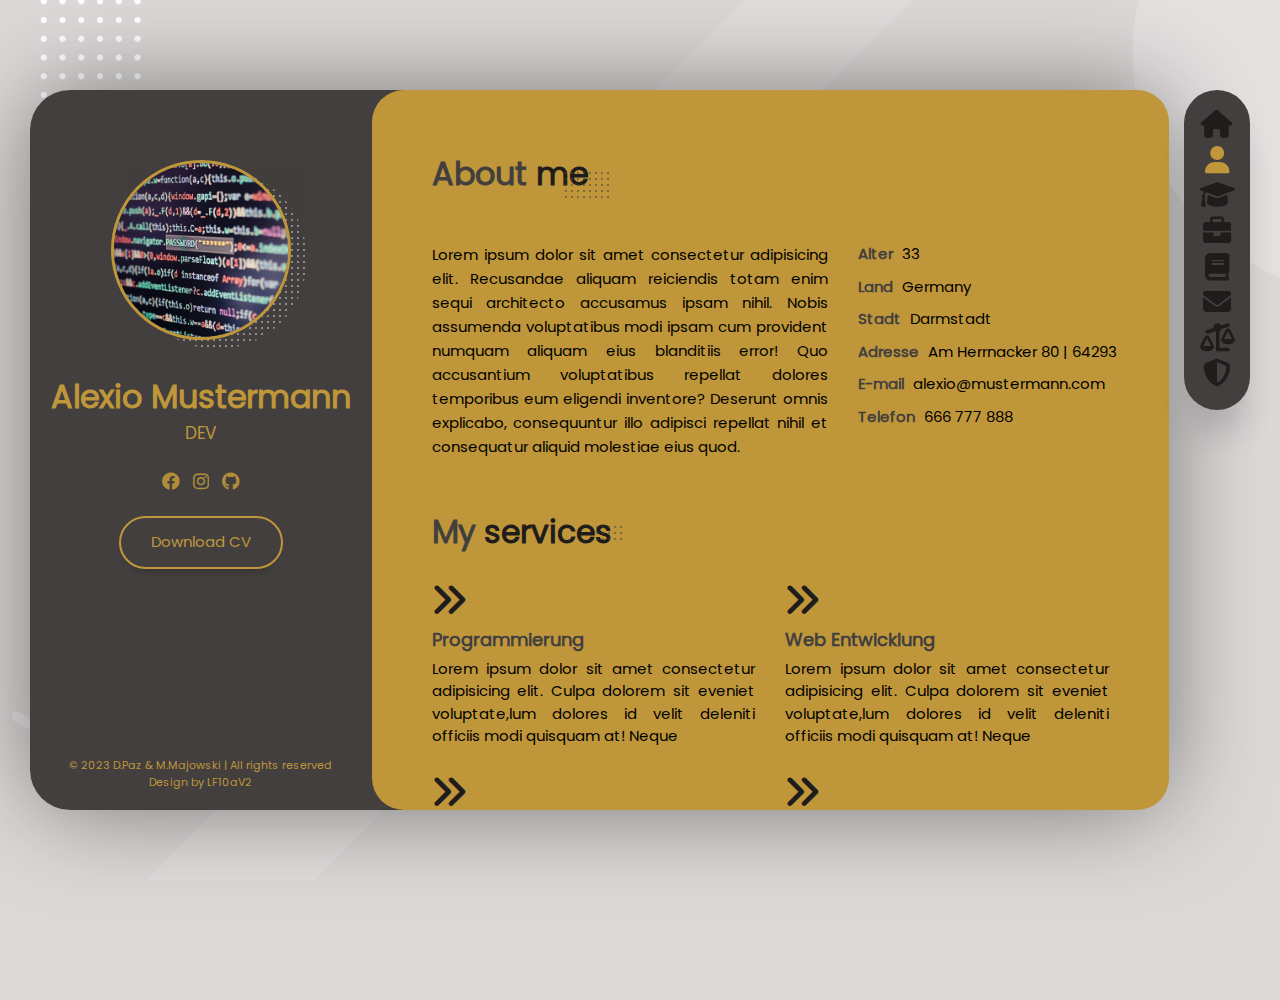
<file: about-me.html>
<!DOCTYPE html>
<html lang="de">

<head>
    <meta charset="UTF-8">
    <meta http-equiv="X-UA-Compatible" content="IE=edge">
    <meta name="viewport" content="width=device-width, initial-scale=1,maximum-scale=1">
    <meta name="viewport" content="width=device-width, initial-scale=1, user-scalable=yes">
    <!--Call script-->
    <script src="assets/js/main.js" defer></script>
    <script src="assets/js/menu.js" defer></script>
    <!--Copyright, Publisher, Autor-->
    <meta name="authors" content="Darwin Paz & Matthias Majowski">
    <meta name="publisher" content="Darwin Paz & Matthias Majowski">
    <meta name="copyright" content="© D.Paz & M.Majowski">
    <!--Beschreibung der Seite-->
    <meta name="description" content="Seitenbeschreibung.">
    <!--Marketing Keywords-->
    <meta name="keywords" content="keywords">

    <!--Google-Robots zur Indexierung-->
    <meta name="robots" content="index, follow">
    <!--Google darf die Seite nich indexieren-->
    <meta name="robots" content="noindex, nofollow">
    <!--Favicon-->
    <link rel="icon" type="favicon" href="assets/img/favicon-2.png" />
    <!--Styles-->
    <link rel="stylesheet" href="assets/fonts/fontawesome-free-6.1.2-web/css/all.min.css" />
    <link rel="stylesheet" href="assets/fonts/poppins/poppins.css" />
    <link rel="stylesheet" href="assets/css/reset.css" />
    <link rel="stylesheet" href="assets/css/scroll.css" />
    <link rel="stylesheet" href="assets/css/styles.css" />
    <link rel="stylesheet" href="assets/css/responsive.css" />

    <!--Title-->
    <title>CV - LF10aV2</title>
</head>

<body>
    
    <!--LAYOUT-->
    <div class="layout">

        <!--side container (info user)-->
        <aside class="layout__aside">
        
            <section class="aside__user-info">

                <!--information user-->
                <div class="user-info__general">
                    <div class="user-info__container-image">
                        <!--User image-->
                        <img src="assets/img/default-user.jpg" class="user-info__image" alt="Image user">
                    </div>
                    <!--Name + job-->
                    <h2 class="user-info__name">Alexio Mustermann</h2>
                    <h4 class="user-info__job">DEV</h4>
                </div>

                <!--MENU NAV-->
                <nav class="layout__menu">
                    <ul class="menu__list">
                    
                        <li class="menu__option">
                            <a href="index.html" class="menu__link">
                                <i class="menu__icon fa-solid fa-house"></i>
                                <span class="menu__overlay">Home</span>
                            </a>
                        </li>

                        <li class="menu__option">
                            <a href="about-me.html" class="menu__link menu__link--active">
                                <i class="menu__icon fa-solid fa-user"></i>
                                <span class="menu__overlay">About me</span>
                            </a>
                        </li>

                        <li class="menu__option">
                            <a href="curriculum.html" class="menu__link">
                                <i class="menu__icon fa-solid fa-graduation-cap"></i>
                                <span class="menu__overlay">Curriculum</span>
                            </a>
                        </li>

                        <li class="menu__option">
                            <a href="portfolio.html" class="menu__link">
                                <i class="menu__icon fa-solid fa-briefcase"></i>
                                <span class="menu__overlay">Portfolio</span>
                            </a>
                        </li>

                        <li class="menu__option">
                            <a href="blog.html" class="menu__link">
                                <i class="menu__icon fa-solid fa-book"></i>
                                <span class="menu__overlay">Blog</span>
                            </a>
                        </li>

                        <li class="menu__option">
                            <a href="contact.html" class="menu__link">
                                <i class="menu__icon fa-solid fa-envelope"></i>
                                <span class="menu__overlay">Contact</span>
                            </a>
                        </li>

                        <li class="menu__option">
                            <a href="impressum.html" class="menu__link">
                                <i class="menu__icon fa-solid fa-scale-unbalanced"></i>
                                <span class="menu__overlay">Impressum</span>
                            </a>
                        </li>

                        <li class="menu__option">
                            <a href="datenschutz.html" class="menu__link">
                                <i class="menu__icon fa-solid fa-shield-halved"></i>
                                <span class="menu__overlay">Datenschutz</span>
                            </a>
                        </li>
                        
                    </ul>
                </nav>

                <!--SOCIALS-->
                <div class="user-info__user-links">

                    <ul class="links__social">

                        <li class="social__option">
                            <a href="#" class="social__link">
                                <i class="fa-brands fa-facebook"></i>
                            </a>
                        </li>

                        <li class="social__option">
                            <a href="#" class="social__link">
                                <i class="fa-brands fa-instagram"></i>
                            </a>
                        </li>

                        <li class="social__option">
                            <a href="#" class="social__link">
                                <i class="fa-brands fa-github"></i>
                            </a>
                        </li>
                    </ul>
                </div>

                <!--BTN DOWNLOAD CV-->
                <div class="user-info__buttons">
                    <a download="download" href="assets/pdf/ec-it-book.pdf" class="user-info__btn">Download CV</a>
                </div>

            <!--FOOTER-->
            <footer class="user-info__footer">
                &copy; 2023 D.Paz & M.Majowski | All rights reserved <Br/>Design by LF10aV2
            </footer>
            </section>
        </aside>

        <!--MENU NAV RESPONSIVE-->
        <div class="layout__menu-toggle">
            <i class="menu-toggle__icon fa-solid fa-bars"></i>
            <i class="menu-toggle__icon fa-solid fa-xmark"></i>
        </div>

        <!--MAIN CONTENT-->
        <main class="layout__content">
            
            <!--THIS CONTENT CHANGES ON EACH PAGE OF THE WEBSITE-->
            <section class="content__page content__about">
                <header class="about__header">
                    <h1 class="about__title">About <span class="title__color">me</span></h1>
                </header>

                <section class="about__personal-info">
                    <article class="personal-info__biography">
                        <p class="personal-info__description">
                            Lorem ipsum dolor sit amet consectetur adipisicing elit. Recusandae aliquam reiciendis totam enim sequi architecto accusamus ipsam nihil. Nobis assumenda voluptatibus modi ipsam cum provident numquam aliquam eius blanditiis error!
                            Quo accusantium voluptatibus repellat dolores temporibus eum eligendi inventore? Deserunt omnis explicabo, consequuntur illo adipisci repellat nihil et consequatur aliquid molestiae eius quod.
                        </p>
                    </article>
                    
                    <!--PERSONAL DATA-->
                    <div class="personal-info__data">
                        <ul class="personal-info__list">
                            <li class="personal-info__option">
                                <span class="personal-info__title">Alter</span>
                                <span class="personal-info__value">33</span>
                            </li>

                            <li class="personal-info__option">
                                <span class="personal-info__title">Land</span>
                                <span class="personal-info__value">Germany</span>
                            </li>

                            <li class="personal-info__option">
                                <span class="personal-info__title">Stadt</span>
                                <span class="personal-info__value">Darmstadt</span>
                            </li>

                            <li class="personal-info__option">
                                <span class="personal-info__title">Adresse</span>
                                <span class="personal-info__value">Am Herrnacker 80 | 64293</span>
                            </li>

                            <li class="personal-info__option">
                                <span class="personal-info__title">E-mail</span>
                                <span class="personal-info__value">alexio@mustermann.com</span>
                            </li>

                            <li class="personal-info__option">
                                <span class="personal-info__title">Telefon</span>
                                <span class="personal-info__value">666 777 888</span>
                            </li>
                        </ul>
                    </div>

                </section>

                <!--SERVICES-->
                <section class="about__services">
                    <header class="services__header">
                        <h2 class="services__title">My <span class="title__color">services</span></h2>
                    </header>

                    <div class="services__container">

                        <!--SERVICES #1-->
                        <article class="services__service">
                            <div class="service__icon">
                                <i class="service__real-icon fa-solid fa-angles-right"></i>
                            </div>

                            <div class="service__content">
                                <h3 class="service__title">Programmierung</h3>
                                <p class="service__description">Lorem ipsum dolor sit amet consectetur adipisicing elit. Culpa dolorem sit eveniet voluptate,lum dolores id velit deleniti officiis modi quisquam at! Neque

                                </p>
                            </div>
                        </article>

                        <!--SERVICES #2-->
                        <article class="services__service">
                            <div class="service__icon">
                                <i class="service__real-icon fa-solid fa-angles-right"></i>
                            </div>

                            <div class="service__content">
                                <h3 class="service__title">Web Entwicklung</h3>
                                <p class="service__description">Lorem ipsum dolor sit amet consectetur adipisicing elit. Culpa dolorem sit eveniet voluptate,lum dolores id velit deleniti officiis modi quisquam at! Neque

                                </p>
                            </div>
                        </article>

                        <!--SERVICES #3-->
                        <article class="services__service">
                            <div class="service__icon">
                                <i class="service__real-icon fa-solid fa-angles-right"></i>
                            </div>

                            <div class="service__content">
                                <h3 class="service__title">Grafikdesign</h3>
                                <p class="service__description">Lorem ipsum dolor sit amet consectetur adipisicing elit. Culpa dolorem sit eveniet voluptate,lum dolores id velit deleniti officiis modi quisquam at! Neque

                                </p>
                            </div>
                        </article>

                        <!--SERVICES #4-->
                        <article class="services__service">
                            <div class="service__icon">
                                <i class="service__real-icon fa-solid fa-angles-right"></i>
                            </div>

                            <div class="service__content">
                                <h3 class="service__title">Systemadministration</h3>
                                <p class="service__description">Lorem ipsum dolor sit amet consectetur adipisicing elit. Culpa dolorem sit eveniet voluptate,lum dolores id velit deleniti officiis modi quisquam at! Neque

                                </p>
                            </div>
                        </article>

                    </div>
                </section>

                <!--REVIEWS-->
                <section class="about__reviews">
                    <header class="reviews__header">
                        <h2 class="reviews__title">Reviews</h2>
                    </header>

                    <!--REVIEWS CONTAINER-->
                    <div class="reviews__container">
                        <article class="reviews__review">

                            <!--REVIEWS IMG # 1-->
                            <div class="review__img-container">
                                <img src="assets/img/testimonio1.png" class="review__image" alt="client-1">
                            </div>
                            <!--REVIEWS DESCRIPTION-->
                        <div class="review__description">
                            <p class="review__text">
                                Lorem ipsum dolor sit, amet consectetur adipisicing elit.
                            </p>
                        </div>
                        <!--REVIEWS AUTHOR-->
                        <div class="review__author">
                            <h4 class="review__name">Anna Mustermann</h4>
                            <h5 class="review__company">Developers S.A</h5>
                        </div>
                        <!--REVIEWS AUTHOR ICON-->
                        <div class="review__author-icon">
                            <i class="review__icon fa-solid fa-quote-right"></i>
                        </div>
                        </article>

                        <!--REVIEWS AUTHOR # 2-->
                        <article class="reviews__review">

                            <!--REVIEWS IMG # 2-->
                            <div class="review__img-container">
                                <img src="assets/img/testimonio2.png" class="review__image" alt="client-1">
                            </div>
                            <!--REVIEWS DESCRIPTION # 2-->
                        <div class="review__description">
                            <p class="review__text">
                                Lorem ipsum dolor sit, amet consectetur adipisicing elit.
                            </p>
                        </div>
                        <!--REVIEWS AUTHOR # 2-->
                        <div class="review__author">
                            <h4 class="review__name">Uwe Mustermann</h4>
                            <h5 class="review__company">Fullstack S.L</h5>
                        </div>
                        <!--REVIEWS AUTHOR ICON-->
                        <div class="review__author-icon">
                            <i class="review__icon fa-solid fa-quote-right"></i>
                        </div>

                        </article>
                    </div>
                </section>

                <!--CLIENTS-->
                <section class="about__clients">
                    <header class="clients__header">
                        <h2 class="clients__title">Clients</h2>

                        <!--CLIENTS CONTAINER-->
                        <div class="clients__container">

                            <!--CLIENT # 1-->
                            <article class="clients__item">
                                <a href="#" class="clients__link">
                                    <img src="assets/img/cliente-1.png"  class="clients__image" alt="Logo-client">
                                </a>
                            </article>

                            <!--CLIENT # 2-->
                            <article class="clients__item">
                                <a href="#" class="clients__link">
                                    <img src="assets/img/cliente-2.png"  class="clients__image" alt="Logo-client">
                                </a>
                            </article>

                            <!--CLIENT # 3-->
                            <article class="clients__item">
                                <a href="#" class="clients__link">
                                    <img src="assets/img/cliente-1.png"  class="clients__image" alt="Logo-client">
                                </a>
                            </article>

                            <!--CLIENT # 4-->
                            <article class="clients__item">
                                <a href="#" class="clients__link">
                                    <img src="assets/img/cliente-2.png"  class="clients__image" alt="Logo-client">
                                </a>
                            </article>

                            <!--CLIENT # 5-->
                            <article class="clients__item">
                                <a href="#" class="clients__link">
                                    <img src="assets/img/cliente-1.png"  class="clients__image" alt="Logo-client">
                                </a>
                            </article>

                        </div>
                    </header>
                </section>

                <!--PRICES-->
                <section class="about__prices">

                    <head class="prices__header">
                        <h2 class="prices__title">Prices</h2>
                    </head>
                    <!--PRICES CONTAINER-->
                    <div class="prices__container">

                        <!--CONTAINER # 1-->
                        <article class="prices__box">
                            <div class="prices__subtitle">
                                <span class="prices__text">Normal</span>
                            </div>

                            <div class="prices__price">
                                <span class="prices_number">20 €</span>
                                <small class="prices__advice">monthly</small>
                            </div>

                            <div class="prices__buy">
                                <a href="#" class="prices__btn">Free Trial</a>
                            </div>
                            <!--PRICES REWARD-->
                            <div class="prices__reward">
                                Web development course
                            </div>

                            <div class="prices__reward">
                                Technical support
                            </div>

                            <div class="prices__reward">
                                Completion Certification
                            </div>
                        </article>

                        <!--CONTAINER # 2-->
                        <article class="prices__box">
                            <div class="prices__subtitle">
                                <span class="prices__text">Premium</span>
                            </div>

                            <div class="prices__price">
                                <span class="prices_number">50 €</span>
                                <small class="prices__advice">monthly</small>
                            </div>

                            <div class="prices__buy">
                                <a href="#" class="prices__btn">Free Trial</a>
                            </div>
                            <!--PRICES REWARD-->
                            <div class="prices__reward">
                                5 Web development course
                            </div>

                            <div class="prices__reward">
                                Technical support
                            </div>

                            <div class="prices__reward">
                                Completion Certification
                            </div>
                        </article>

                    </div>
                </section>

                <!--ABOUT EXTRA-->
                <section class="about__extras">
                    <header class="extra__header">
                        <h2 class="extra__title">Information <span class="title__color">Extra</span></h2>
                    </header>

                    <!--EXTRA CONTAINER-->
                    <div class="extra__container">

                        <article class="extra__info">
                            <i class="extra__icon fa-solid fa-heart"></i>
                            <h4 class="extra__subtitle">Happy students</h4>
                            <span class="extra__quantity">3.600</span>
                        </article>

                        <article class="extra__info">
                            <i class="extra__icon fa-solid fa-clock"></i>
                            <h4 class="extra__subtitle">Hours of content</h4>
                            <span class="extra__quantity">300</span>
                        </article>

                        <article class="extra__info">
                            <i class="extra__icon fa-solid fa-star"></i>
                            <h4 class="extra__subtitle">Appreciation</h4>
                            <span class="extra__quantity">10</span>
                        </article>

                    </div>

                </section>

            </section>

        </main>
    </div>
    
</body>

</html>
</file>
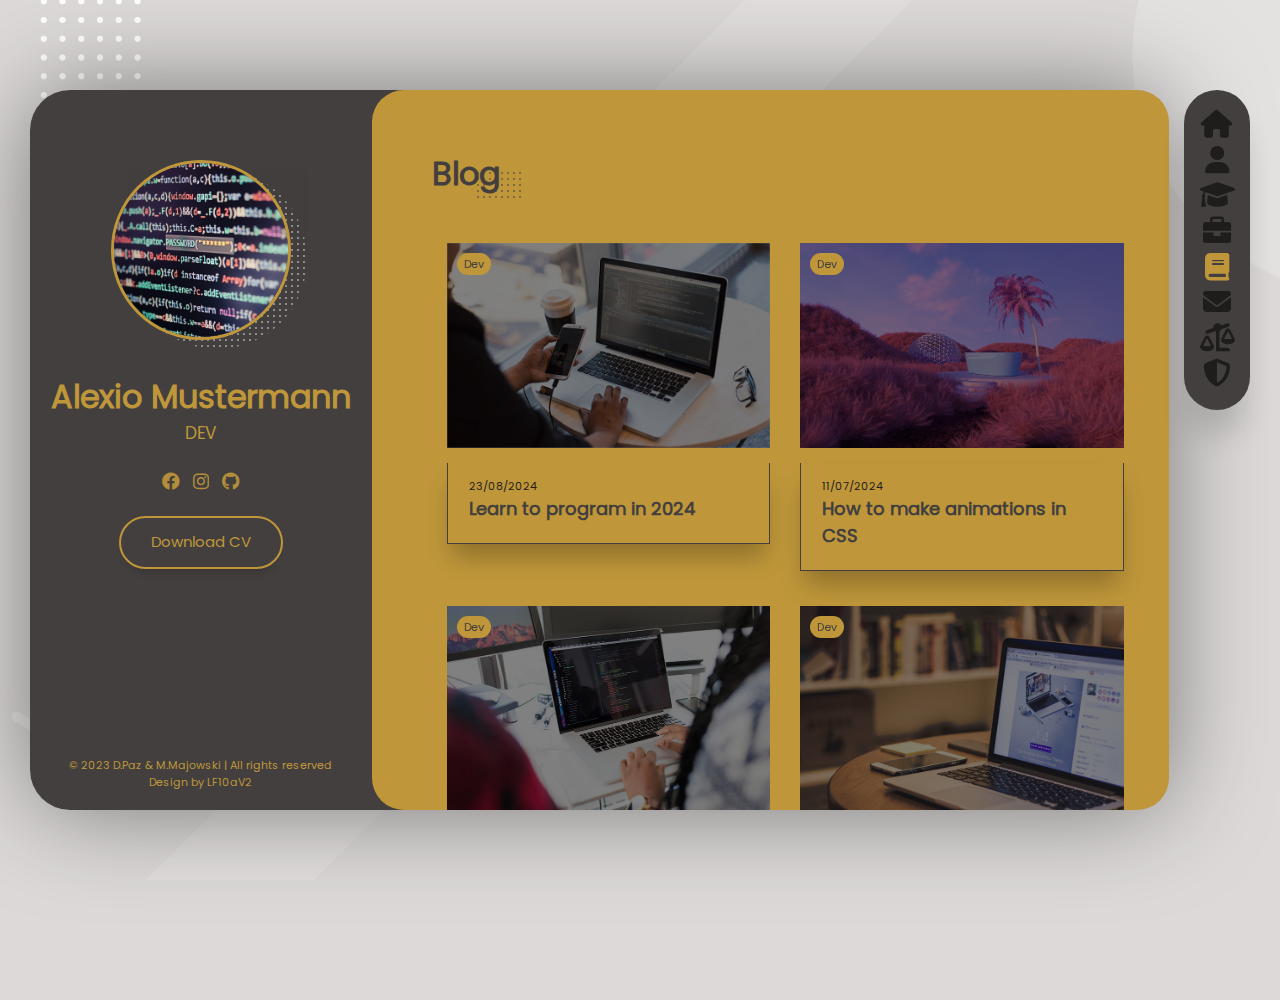
<file: blog.html>
<!DOCTYPE html>
<html lang="de">

<head>
    <meta charset="UTF-8">
    <meta http-equiv="X-UA-Compatible" content="IE=edge">
    <meta name="viewport" content="width=device-width, initial-scale=1,maximum-scale=1">
    <meta name="viewport" content="width=device-width, initial-scale=1, user-scalable=yes">
    <!--Call script-->
    <script src="assets/js/main.js" defer></script>
    <script src="assets/js/menu.js" defer></script>
    <!--Copyright, Publisher, Autor-->
    <meta name="authors" content="Darwin Paz & Matthias Majowski">
    <meta name="publisher" content="Darwin Paz & Matthias Majowski">
    <meta name="copyright" content="© D.Paz & M.Majowski">
    <!--Beschreibung der Seite-->
    <meta name="description" content="Seitenbeschreibung.">
    <!--Marketing Keywords-->
    <meta name="keywords" content="keywords">

    <!--Google-Robots zur Indexierung-->
    <meta name="robots" content="index, follow">
    <!--Google darf die Seite nich indexieren-->
    <meta name="robots" content="noindex, nofollow">
    <!--Favicon-->
    <link rel="icon" type="favicon" href="assets/img/favicon-2.png" />
    <!--Styles-->
    <link rel="stylesheet" href="assets/fonts/fontawesome-free-6.1.2-web/css/all.min.css" />
    <link rel="stylesheet" href="assets/fonts/poppins/poppins.css" />
    <link rel="stylesheet" href="assets/css/reset.css" />
    <link rel="stylesheet" href="assets/css/scroll.css" />
    <link rel="stylesheet" href="assets/css/styles.css" />
    <link rel="stylesheet" href="assets/css/responsive.css" />

    <!--Title-->
    <title>CV - LF10aV2</title>
</head>

<body>
    
    <!--LAYOUT-->
    <div class="layout">

        <!--side container (info user)-->
        <aside class="layout__aside">
        
            <section class="aside__user-info">

                <!--information user-->
                <div class="user-info__general">
                    <div class="user-info__container-image">
                        <!--User image-->
                        <img src="assets/img/default-user.jpg" class="user-info__image" alt="Image user">
                    </div>
                    <!--Name + job-->
                    <h2 class="user-info__name">Alexio Mustermann</h2>
                    <h4 class="user-info__job">DEV</h4>
                </div>

                <!--MENU NAV-->
                <nav class="layout__menu">
                    <ul class="menu__list">
                    
                        <li class="menu__option">
                            <a href="index.html" class="menu__link">
                                <i class="menu__icon fa-solid fa-house"></i>
                                <span class="menu__overlay">Home</span>
                            </a>
                        </li>

                        <li class="menu__option">
                            <a href="about-me.html" class="menu__link">
                                <i class="menu__icon fa-solid fa-user"></i>
                                <span class="menu__overlay">About me</span>
                            </a>
                        </li>

                        <li class="menu__option">
                            <a href="curriculum.html" class="menu__link">
                                <i class="menu__icon fa-solid fa-graduation-cap"></i>
                                <span class="menu__overlay">Curriculum Vitae</span>
                            </a>
                        </li>

                        <li class="menu__option">
                            <a href="portfolio.html" class="menu__link">
                                <i class="menu__icon fa-solid fa-briefcase"></i>
                                <span class="menu__overlay">Portfolio</span>
                            </a>
                        </li>

                        <li class="menu__option">
                            <a href="blog.html" class="menu__link menu__link--active">
                                <i class="menu__icon fa-solid fa-book"></i>
                                <span class="menu__overlay">Blog</span>
                            </a>
                        </li>

                        <li class="menu__option">
                            <a href="contact.html" class="menu__link">
                                <i class="menu__icon fa-solid fa-envelope"></i>
                                <span class="menu__overlay">Contact</span>
                            </a>
                        </li>

                        <li class="menu__option">
                            <a href="impressum.html" class="menu__link">
                                <i class="menu__icon fa-solid fa-scale-unbalanced"></i>
                                <span class="menu__overlay">Impressum</span>
                            </a>
                        </li>

                        <li class="menu__option">
                            <a href="datenschutz.html" class="menu__link">
                                <i class="menu__icon fa-solid fa-shield-halved"></i>
                                <span class="menu__overlay">Datenschutz</span>
                            </a>
                        </li>
                        
                    </ul>
                </nav>

                <!--SOCIALS-->
                <div class="user-info__user-links">

                    <ul class="links__social">

                        <li class="social__option">
                            <a href="#" class="social__link">
                                <i class="fa-brands fa-facebook"></i>
                            </a>
                        </li>

                        <li class="social__option">
                            <a href="#" class="social__link">
                                <i class="fa-brands fa-instagram"></i>
                            </a>
                        </li>

                        <li class="social__option">
                            <a href="#" class="social__link">
                                <i class="fa-brands fa-github"></i>
                            </a>
                        </li>
                    </ul>
                </div>

                <!--BTN DOWNLOAD CV-->
                <div class="user-info__buttons">
                    <a download="download" href="assets/pdf/ec-it-book.pdf" class="user-info__btn">Download CV</a>
                </div>

            <!--FOOTER-->
            <footer class="user-info__footer">
                &copy; 2023 D.Paz & M.Majowski | All rights reserved <Br/>Design by LF10aV2
            </footer>
            </section>
        </aside>

        <!--MENU NAV RESPONSIVE-->
        <div class="layout__menu-toggle">
            <i class="menu-toggle__icon fa-solid fa-bars"></i>
            <i class="menu-toggle__icon fa-solid fa-xmark"></i>
        </div>

        <!--MAIN CONTENT-->
        <main class="layout__content">
            
            <!--THIS CONTENT CHANGES ON EACH PAGE OF THE WEBSITE-->
            <section class="content__page content__blog">
                <header class="blog__header">
                    <h1 class="blog__title">Blog</h1>
                </header>
                <!--CONTAINER-->
                <section class="blog__articles">

                    <!--article blog # 1-->
                    <article class="articles__article">
                        <div class="article__top">
                            <!--cat. description-->
                            <div class="article__category">Dev</div>
                            <a href="#" class="article__image-link">
                                <div class="article__mask">
                                    <!--img-->
                                    <img src="assets/img/articulo-1.jpg" class="article__image" alt="image blog">
                                </div>
                                <div class="article__logo">
                                    <i class="article__icon fa-solid fa-book"></i>
                                </div>
                            </a>
                        </div>
                        <!--article btn-->
                        <div class="article__button">
                            <time datetime="2024-08-23" class="article__date">23/08/2024</time>
                            <a href="#" class="article__link">
                                <h2 class="article__title">Learn to program in 2024</h2>
                            </a>
                        </div>
                    </article>

                     <!--article blog # 2-->
                     <article class="articles__article">
                        <div class="article__top">
                            <!--cat. description-->
                            <div class="article__category">Dev</div>
                            <a href="#" class="article__image-link">
                                <div class="article__mask">
                                    <!--img-->
                                    <img src="assets/img/articulo-2.jpg" class="article__image" alt="image blog">
                                </div>
                                <div class="article__logo">
                                    <i class="article__icon fa-solid fa-book"></i>
                                </div>
                            </a>
                        </div>
                        <!--article btn-->
                        <div class="article__button">
                            <time datetime="2024-08-23" class="article__date">11/07/2024</time>
                            <a href="#" class="article__link">
                                <h2 class="article__title">How to make animations in CSS</h2>
                            </a>
                        </div>
                    </article>

                     <!--article blog # 3-->
                     <article class="articles__article">
                        <div class="article__top">
                            <!--cat. description-->
                            <div class="article__category">Dev</div>
                            <a href="#" class="article__image-link">
                                <div class="article__mask">
                                    <!--img-->
                                    <img src="assets/img/articulo-3.jpg" class="article__image" alt="image blog">
                                </div>
                                <div class="article__logo">
                                    <i class="article__icon fa-solid fa-book"></i>
                                </div>
                            </a>
                        </div>
                        <!--article btn-->
                        <div class="article__button">
                            <time datetime="2024-08-23" class="article__date">01/10/2024</time>
                            <a href="#" class="article__link">
                                <h2 class="article__title">How to use localstorage in JS</h2>
                            </a>
                        </div>
                    </article>

                     <!--article blog # 4-->
                     <article class="articles__article">
                        <div class="article__top">
                            <!--cat. description-->
                            <div class="article__category">Dev</div>
                            <a href="#" class="article__image-link">
                                <div class="article__mask">
                                    <!--img-->
                                    <img src="assets/img/articulo-4.jpg" class="article__image" alt="image blog">
                                </div>
                                <div class="article__logo">
                                    <i class="article__icon fa-solid fa-book"></i>
                                </div>
                            </a>
                        </div>
                        <!--article btn-->
                        <div class="article__button">
                            <time datetime="2024-08-23" class="article__date">18/01/2024</time>
                            <a href="#" class="article__link">
                                <h2 class="article__title">How to layout a website</h2>
                            </a>
                        </div>
                    </article>

                </section>

            </section>

        </main>
    </div>
    
</body>
</html>
</file>
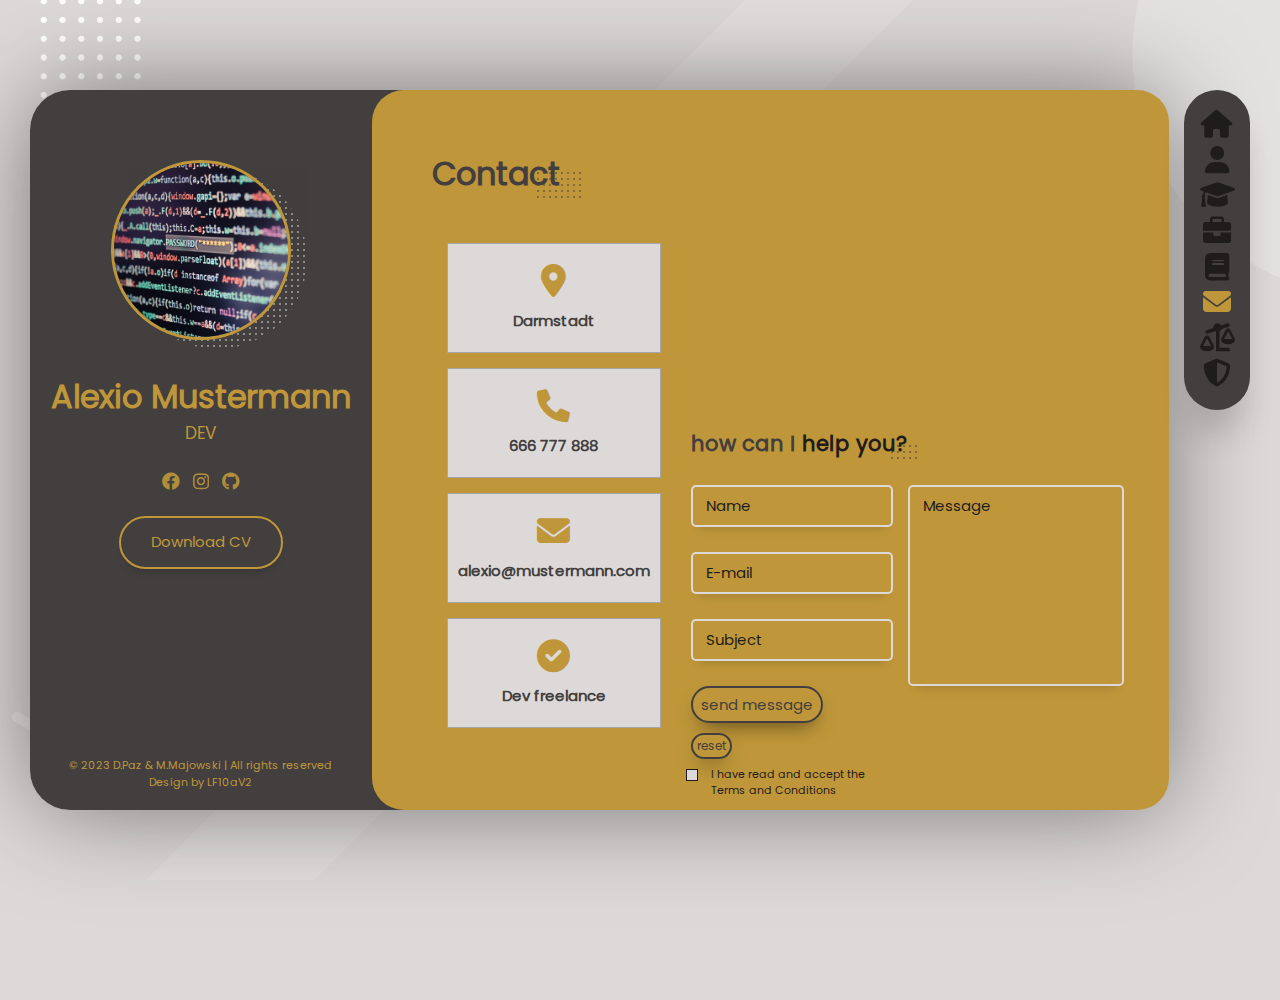
<file: contact.html>
<!DOCTYPE html>
<html lang="de">

<head>
    <meta charset="UTF-8">
    <meta http-equiv="X-UA-Compatible" content="IE=edge">
    <meta name="viewport" content="width=device-width, initial-scale=1,maximum-scale=1">
    <meta name="viewport" content="width=device-width, initial-scale=1, user-scalable=yes">
    <!--Call script-->
    <script src="assets/js/main.js" defer></script>
    <script src="assets/js/menu.js" defer></script>
    <!--Copyright, Publisher, Autor-->
    <meta name="authors" content="Darwin Paz & Matthias Majowski">
    <meta name="publisher" content="Darwin Paz & Matthias Majowski">
    <meta name="copyright" content="© D.Paz & M.Majowski">
    <!--Beschreibung der Seite-->
    <meta name="description" content="Seitenbeschreibung.">
    <!--Marketing Keywords-->
    <meta name="keywords" content="keywords">

    <!--Google-Robots zur Indexierung-->
    <meta name="robots" content="index, follow">
    <!--Google darf die Seite nich indexieren-->
    <meta name="robots" content="noindex, nofollow">
    <!--Favicon-->
    <link rel="icon" type="favicon" href="assets/img/favicon-2.png" />
    <!--Styles-->
    <link rel="stylesheet" href="assets/fonts/fontawesome-free-6.1.2-web/css/all.min.css" />
    <link rel="stylesheet" href="assets/fonts/poppins/poppins.css" />
    <link rel="stylesheet" href="assets/css/reset.css" />
    <link rel="stylesheet" href="assets/css/scroll.css" />
    <link rel="stylesheet" href="assets/css/styles.css" />
    <link rel="stylesheet" href="assets/css/loader.css" />
    <link rel="stylesheet" href="assets/css/responsive.css" />

    <!--Title-->
    <title>CV - LF10aV2</title>
</head>

<body>
    
    <!--LAYOUT-->
    <div class="layout">

        <!--side container (info user)-->
        <aside class="layout__aside">
        
            <section class="aside__user-info">

                <!--information user-->
                <div class="user-info__general">
                    <div class="user-info__container-image">
                        <!--User image-->
                        <img src="assets/img/default-user.jpg" class="user-info__image" alt="Image user">
                    </div>
                    <!--Name + job-->
                    <h2 class="user-info__name">Alexio Mustermann</h2>
                    <h4 class="user-info__job">DEV</h4>
                </div>

                <!--MENU NAV-->
                <nav class="layout__menu">
                    <ul class="menu__list">
                    
                        <li class="menu__option">
                            <a href="index.html" class="menu__link">
                                <i class="menu__icon fa-solid fa-house"></i>
                                <span class="menu__overlay">Home</span>
                            </a>
                        </li>

                        <li class="menu__option">
                            <a href="about-me.html" class="menu__link">
                                <i class="menu__icon fa-solid fa-user"></i>
                                <span class="menu__overlay">About me</span>
                            </a>
                        </li>

                        <li class="menu__option">
                            <a href="curriculum.html" class="menu__link">
                                <i class="menu__icon fa-solid fa-graduation-cap"></i>
                                <span class="menu__overlay">Curriculum Vitae</span>
                            </a>
                        </li>

                        <li class="menu__option">
                            <a href="portfolio.html" class="menu__link">
                                <i class="menu__icon fa-solid fa-briefcase"></i>
                                <span class="menu__overlay">Portfolio</span>
                            </a>
                        </li>

                        <li class="menu__option">
                            <a href="blog.html" class="menu__link">
                                <i class="menu__icon fa-solid fa-book"></i>
                                <span class="menu__overlay">Blog</span>
                            </a>
                        </li>

                        <li class="menu__option">
                            <a href="contact.html" class="menu__link menu__link--active">
                                <i class="menu__icon fa-solid fa-envelope"></i>
                                <span class="menu__overlay">Contact</span>
                            </a>
                        </li>

                        <li class="menu__option">
                            <a href="impressum.html" class="menu__link">
                                <i class="menu__icon fa-solid fa-scale-unbalanced"></i>
                                <span class="menu__overlay">Impressum</span>
                            </a>
                        </li>

                        <li class="menu__option">
                            <a href="datenschutz.html" class="menu__link">
                                <i class="menu__icon fa-solid fa-shield-halved"></i>
                                <span class="menu__overlay">Datenschutz</span>
                            </a>
                        </li>
                        
                    </ul>
                </nav>

                <!--SOCIALS-->
                <div class="user-info__user-links">

                    <ul class="links__social">

                        <li class="social__option">
                            <a href="#" class="social__link">
                                <i class="fa-brands fa-facebook"></i>
                            </a>
                        </li>

                        <li class="social__option">
                            <a href="#" class="social__link">
                                <i class="fa-brands fa-instagram"></i>
                            </a>
                        </li>

                        <li class="social__option">
                            <a href="#" class="social__link">
                                <i class="fa-brands fa-github"></i>
                            </a>
                        </li>
                    </ul>
                </div>

                <!--BTN DOWNLOAD CV-->
                <div class="user-info__buttons">
                    <a download="download" href="assets/pdf/ec-it-book.pdf" class="user-info__btn">Download CV</a>
                </div>

            <!--FOOTER-->
            <footer class="user-info__footer">
                &copy; 2023 D.Paz & M.Majowski | All rights reserved <Br/>Design by LF10aV2
            </footer>
            </section>
        </aside>

        <!--MENU NAV RESPONSIVE-->
        <div class="layout__menu-toggle">
            <i class="menu-toggle__icon fa-solid fa-bars"></i>
            <i class="menu-toggle__icon fa-solid fa-xmark"></i>
        </div>

        <!--MAIN CONTENT-->
        <main class="layout__content">
            
            <!--THIS CONTENT CHANGES ON EACH PAGE OF THE WEBSITE-->
            <section class="content__page content__contact">
                <header class="contact__header">
                    <h1 class="contact__title">Contact</h1>
                </header>
                <!--CONTAINER-->
                <div class="contact__container">
                    <section class="contact__info">
                        <!--item # 1-->
                        <div class="contact__data">
                            <i class="contact__icon fa-solid fa-location-dot"></i>
                            <h2 class="contact__subtitle">Darmstadt</h2>
                        </div>

                        <!--item # 2-->
                        <div class="contact__data">
                            <i class="contact__icon fa-solid fa-phone"></i>
                            <h2 class="contact__subtitle">666 777 888</h2>
                        </div>

                        <!--item # 3-->
                        <div class="contact__data">
                            <i class="contact__icon fa-solid fa-envelope"></i>
                            <h2 class="contact__subtitle">alexio@mustermann.com</h2>
                        </div>

                        <!--item # 4-->
                        <div class="contact__data">
                            <i class="contact__icon fa-solid fa-circle-check"></i>
                            <h2 class="contact__subtitle">Dev freelance</h2>
                        </div>

                    </section>

                    <!--INFO-->
                    <section class="contact__form-box">
                        <!--map-->
                        <div class="contact__map" id="load-iframe-map">
                            <!--<iframe class="contact__iframe" frameborder="0" scrolling="no" marginheight="0" marginwidth="0" loading="lazy" referrerpolicy="no-referrer-when-downgrade" src="https://www.google.com/maps/embed?pb=!1m18!1m12!1m3!1d374.8027100445434!2d8.630962223213627!3d49.87416942915357!2m3!1f0!2f0!3f0!3m2!1i1024!2i768!4f13.1!3m3!1m2!1s0x47bd7082280c43c9%3A0x57f87ba933adbb81!2sGFN%20GmbH!5e1!3m2!1ses-419!2sde!4v1695273996555!5m2!1ses-419!2sde"></iframe>-->
                            <span class="loader"></span>
                        </div>

                        <header class="contact__form-header">
                            <h3 class="form-header__title">how can I <span class="title__color">help you?</span></h3>
                        </header>
                        <!--CONTACT FORM-->
                        <form action="https://formsubmit.co/bc32de991ccb53e015d3b2dc64713437" method="POST" class="contact__form">
                            
                            <div class="form__container">
                                    <!--left form-->
                                <section class="form__left">

                                    <!--name-->
                                    <div class="form__group">
                                        <input type="text" class="form__input" name="name" required placeholder="Name"/>
                                        <label for="name" class="form__label">Name</label>
                                    </div>

                                    <!--email-->
                                    <div class="form__group">
                                        <input type="email" class="form__input" name="email" required placeholder="E-mail"/>
                                        <label for="email" class="form__label">E-mail</label>
                                    </div>

                                    <!--subject-->
                                    <div class="form__group">
                                        <input type="text" class="form__input" name="subject" required placeholder="Subject"/>
                                        <label for="subject" class="form__label">Subject</label>
                                    </div>
                                    
                                </section>

                                <!--right form-->
                                <section class="form__right">

                                <!--message-->
                                <div class="form__group form__group--textarea">
                                    <textarea class="form__input form__input--textarea" name="message" required placeholder="Message"></textarea>
                                    <label for="message" class="form__label">Message</label>
                                </div>
                                </section>
                            </div>

                            <!--btn send-->
                            <input type="submit" class="form__button" value="send message" onclick="return confirmation()">

                            <!--btn reset-->
                            <button type="reset" class="form__button-reset">reset</button>

                            <!--Checkbox - Terms and Conditions-->
                            <input type="checkbox" class="form__checkbox" id="miCheckbox" name="miCheckbox" required>

                            <!--Checkbox validation / script -->
                            <script>
                                function validarCheckbox() {
                                var checkbox = document.getElementById("miCheckbox");
                                if (checkbox.checked == false) {
                                    alert("You must select the checkbox...");
                                    return false;
                                }
                                }
                                </script>


                            <label for="termsandConditions" class="form-termsandConditions" name="subject" required placeholder="Subject">I have read and accept the
                            <a href="terms.html">Terms and Conditions</a></label>

                            
                            <!--captcha / local host / hidden web formsubmit.co-->
                            <input type="hidden" name="_next" id="https://darwinpaz.luebco-server.de">
                            <input type="hidden" name="_captcha" value="false">


                            <!--message confirmation-->
                            <script>
                                function confirmation(){
                                    var answer=confirm("Do you want to send this message?");
                                    if(answer==true){
                                        return true;
                                    }else{
                                        return false;
                                    }
                                }

                            
                            </script>


                        </form>

                    </section>
                </div>

            </section>

        </main>
    </div>
    
</body>
</html>
</file>
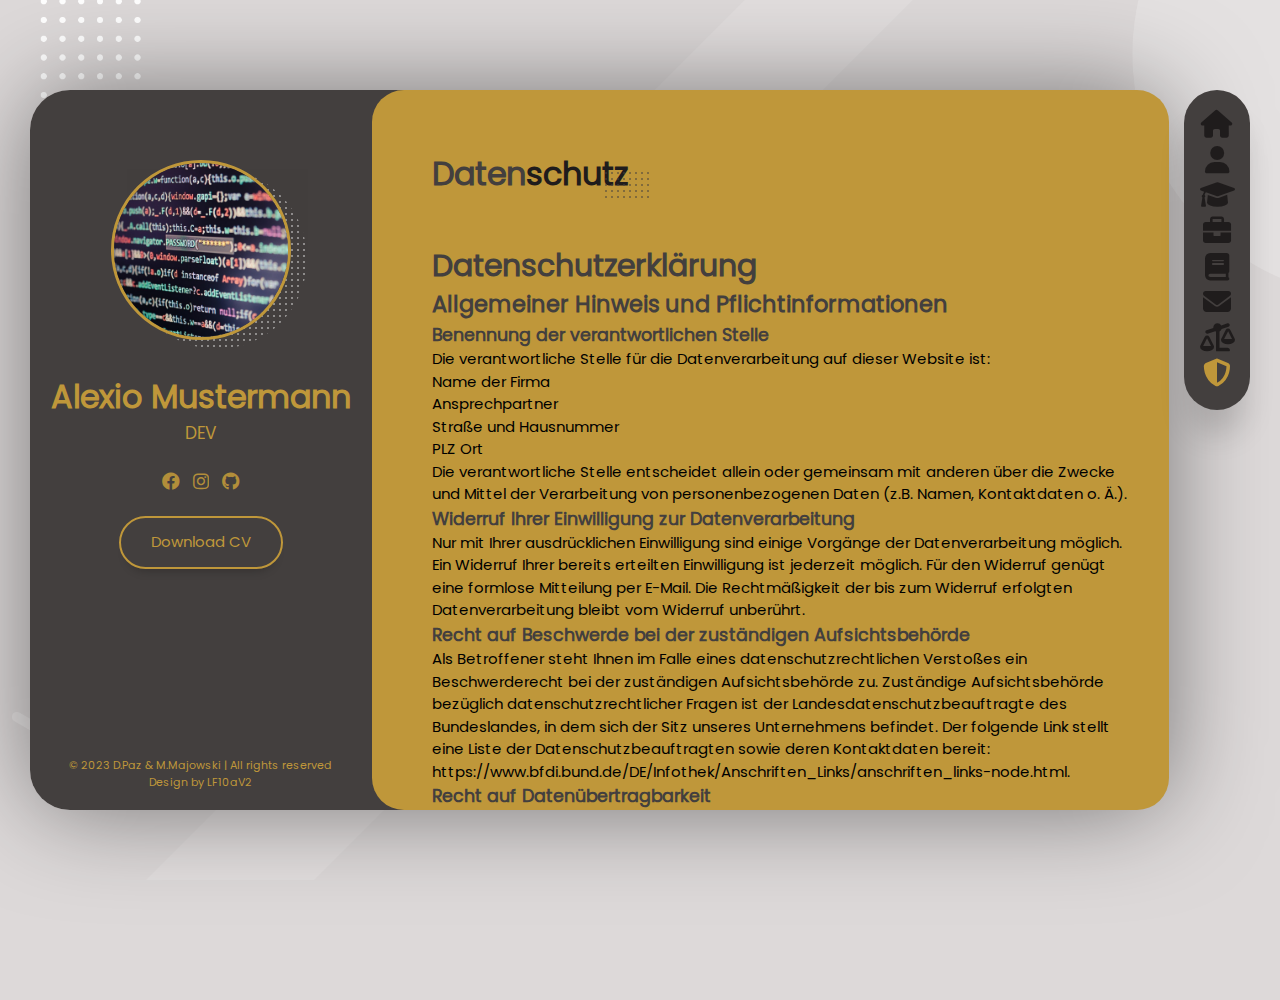
<file: datenschutz.html>
<!DOCTYPE html>
<html lang="de">

<head>
    <meta charset="UTF-8">
    <meta http-equiv="X-UA-Compatible" content="IE=edge">
    <meta name="viewport" content="width=device-width, initial-scale=1,maximum-scale=1">
    <meta name="viewport" content="width=device-width, initial-scale=1, user-scalable=yes">
    <!--Call script-->
    <script src="assets/js/main.js" defer></script>
    <script src="assets/js/menu.js" defer></script>
    <!--Copyright, Publisher, Autor-->
    <meta name="authors" content="Darwin Paz & Matthias Majowski">
    <meta name="publisher" content="Darwin Paz & Matthias Majowski">
    <meta name="copyright" content="© D.Paz & M.Majowski">
    <!--Beschreibung der Seite-->
    <meta name="description" content="Seitenbeschreibung.">
    <!--Marketing Keywords-->
    <meta name="keywords" content="keywords">

    <!--Google-Robots zur Indexierung-->
    <meta name="robots" content="index, follow">
    <!--Google darf die Seite nich indexieren-->
    <meta name="robots" content="noindex, nofollow">
    <!--Favicon-->
    <link rel="icon" type="favicon" href="assets/img/favicon-2.png" />
    <!--Styles-->
    <link rel="stylesheet" href="assets/fonts/fontawesome-free-6.1.2-web/css/all.min.css" />
    <link rel="stylesheet" href="assets/fonts/poppins/poppins.css" />
    <link rel="stylesheet" href="assets/css/reset.css" />
    <link rel="stylesheet" href="assets/css/scroll.css" />
    <link rel="stylesheet" href="assets/css/styles.css" />
    <link rel="stylesheet" href="assets/css/responsive.css" />

    <!--Title-->
    <title>CV - LF10aV2</title>
</head>

<body>
    
    <!--LAYOUT-->
    <div class="layout">

        <!--side container (info user)-->
        <aside class="layout__aside">
        
            <section class="aside__user-info">

                <!--information user-->
                <div class="user-info__general">
                    <div class="user-info__container-image">
                        <!--User image-->
                        <img src="assets/img/default-user.jpg" class="user-info__image" alt="Image user">
                    </div>
                    <!--Name + job-->
                    <h2 class="user-info__name">Alexio Mustermann</h2>
                    <h4 class="user-info__job">DEV</h4>
                </div>

                <!--MENU NAV-->
                <nav class="layout__menu">
                    <ul class="menu__list">
                    
                        <li class="menu__option">
                            <a href="index.html" class="menu__link">
                                <i class="menu__icon fa-solid fa-house"></i>
                                <span class="menu__overlay">Home</span>
                            </a>
                        </li>

                        <li class="menu__option">
                            <a href="about-me.html" class="menu__link">
                                <i class="menu__icon fa-solid fa-user"></i>
                                <span class="menu__overlay">About me</span>
                            </a>
                        </li>

                        <li class="menu__option">
                            <a href="curriculum.html" class="menu__link">
                                <i class="menu__icon fa-solid fa-graduation-cap"></i>
                                <span class="menu__overlay">Curriculum</span>
                            </a>
                        </li>

                        <li class="menu__option">
                            <a href="portfolio.html" class="menu__link">
                                <i class="menu__icon fa-solid fa-briefcase"></i>
                                <span class="menu__overlay">Portfolio</span>
                            </a>
                        </li>

                        <li class="menu__option">
                            <a href="blog.html" class="menu__link">
                                <i class="menu__icon fa-solid fa-book"></i>
                                <span class="menu__overlay">Blog</span>
                            </a>
                        </li>

                        <li class="menu__option">
                            <a href="contact.html" class="menu__link">
                                <i class="menu__icon fa-solid fa-envelope"></i>
                                <span class="menu__overlay">Contact</span>
                            </a>
                        </li>

                        <li class="menu__option">
                            <a href="impressum.html" class="menu__link">
                                <i class="menu__icon fa-solid fa-scale-unbalanced"></i>
                                <span class="menu__overlay">Impressum</span>
                            </a>
                        </li>

                        <li class="menu__option">
                            <a href="datenschutz.html" class="menu__link menu__link--active">
                                <i class="menu__icon fa-solid fa-shield-halved"></i>
                                <span class="menu__overlay">Datenschutz</span>
                            </a>
                        </li>
                        
                    </ul>
                </nav>

                <!--SOCIALS-->
                <div class="user-info__user-links">

                    <ul class="links__social">

                        <li class="social__option">
                            <a href="#" class="social__link">
                                <i class="fa-brands fa-facebook"></i>
                            </a>
                        </li>

                        <li class="social__option">
                            <a href="#" class="social__link">
                                <i class="fa-brands fa-instagram"></i>
                            </a>
                        </li>

                        <li class="social__option">
                            <a href="#" class="social__link">
                                <i class="fa-brands fa-github"></i>
                            </a>
                        </li>
                    </ul>
                </div>

                <!--BTN DOWNLOAD CV-->
                <div class="user-info__buttons">
                    <a download="download" href="assets/pdf/ec-it-book.pdf" class="user-info__btn">Download CV</a>
                </div>

            <!--FOOTER-->
            <footer class="user-info__footer">
                &copy; 2023 D.Paz & M.Majowski | All rights reserved <Br/>Design by LF10aV2
            </footer>
            </section>
        </aside>

        <!--MENU NAV RESPONSIVE-->
        <div class="layout__menu-toggle">
            <i class="menu-toggle__icon fa-solid fa-bars"></i>
            <i class="menu-toggle__icon fa-solid fa-xmark"></i>
        </div>

        <!--MAIN CONTENT-->
        <main class="layout__content">
            
            <!--THIS CONTENT CHANGES ON EACH PAGE OF THE WEBSITE-->
            <section class="content__page content__datenschutz">
                <header class="datenschutz__header">
                    <h1 class="datenschutz__title">Daten<span class="title__color">schutz</span></h1>
                </header>

                <section class="about__datenschutz">
                    <article class="personal-info__datenschutz">
                                                
                            <h1>Datenschutzerklärung</h1>
                            <h2>Allgemeiner Hinweis und Pflichtinformationen</h2>
                            <h3>Benennung der verantwortlichen Stelle</h3>
                            <p>Die verantwortliche Stelle für die Datenverarbeitung auf dieser Website ist:</p>
                            <p><span id="s3-t-firma">Name der Firma</span><br><span id="s3-t-ansprechpartner">Ansprechpartner</span><br><span id="s3-t-strasse">Straße und Hausnummer</span><br><span id="s3-t-plz">PLZ</span> <span id="s3-t-ort">Ort</span></p>
                            <p>Die verantwortliche Stelle entscheidet allein oder gemeinsam mit anderen über die Zwecke und Mittel der Verarbeitung von personenbezogenen Daten (z.B. Namen, Kontaktdaten o. Ä.).</p>
                            <h3>Widerruf Ihrer Einwilligung zur Datenverarbeitung</h3>
                            <p>Nur mit Ihrer ausdrücklichen Einwilligung sind einige Vorgänge der Datenverarbeitung möglich. Ein Widerruf Ihrer bereits erteilten Einwilligung ist jederzeit möglich. Für den Widerruf genügt eine formlose Mitteilung per E-Mail. Die Rechtmäßigkeit der bis zum Widerruf erfolgten Datenverarbeitung bleibt vom Widerruf unberührt.</p>
                            <h3>Recht auf Beschwerde bei der zuständigen Aufsichtsbehörde</h3>
                            <p>Als Betroffener steht Ihnen im Falle eines datenschutzrechtlichen Verstoßes ein Beschwerderecht bei der zuständigen Aufsichtsbehörde zu. Zuständige Aufsichtsbehörde bezüglich datenschutzrechtlicher Fragen ist der Landesdatenschutzbeauftragte des Bundeslandes, in dem sich der Sitz unseres Unternehmens befindet. Der folgende Link stellt eine Liste der Datenschutzbeauftragten sowie deren Kontaktdaten bereit: <a href="https://www.bfdi.bund.de/DE/Infothek/Anschriften_Links/anschriften_links-node.html" target="_blank">https://www.bfdi.bund.de/DE/Infothek/Anschriften_Links/anschriften_links-node.html</a>.</p>
                            <h3>Recht auf Datenübertragbarkeit</h3>
                            <p>Ihnen steht das Recht zu, Daten, die wir auf Grundlage Ihrer Einwilligung oder in Erfüllung eines Vertrags automatisiert verarbeiten, an sich oder an Dritte aushändigen zu lassen. Die Bereitstellung erfolgt in einem maschinenlesbaren Format. Sofern Sie die direkte Übertragung der Daten an einen anderen Verantwortlichen verlangen, erfolgt dies nur, soweit es technisch machbar ist.</p>
                            <h3>Recht auf Auskunft, Berichtigung, Sperrung, Löschung</h3>
                            <p>Sie haben jederzeit im Rahmen der geltenden gesetzlichen Bestimmungen das Recht auf unentgeltliche Auskunft über Ihre gespeicherten personenbezogenen Daten, Herkunft der Daten, deren Empfänger und den Zweck der Datenverarbeitung und ggf. ein Recht auf Berichtigung, Sperrung oder Löschung dieser Daten. Diesbezüglich und auch zu weiteren Fragen zum Thema personenbezogene Daten können Sie sich jederzeit über die im Impressum aufgeführten Kontaktmöglichkeiten an uns wenden.</p>
                            <h3>SSL- bzw. TLS-Verschlüsselung</h3>
                            <p>Aus Sicherheitsgründen und zum Schutz der Übertragung vertraulicher Inhalte, die Sie an uns als Seitenbetreiber senden, nutzt unsere Website eine SSL-bzw. TLS-Verschlüsselung. Damit sind Daten, die Sie über diese Website übermitteln, für Dritte nicht mitlesbar. Sie erkennen eine verschlüsselte Verbindung an der „https://“ Adresszeile Ihres Browsers und am Schloss-Symbol in der Browserzeile.</p>
                            
                            <h2>Datenübermittlung bei Vertragsschluss für Warenkauf und Warenversand</h2>
                            <p>Personenbezogene Daten werden an Dritte nur übermittelt, sofern eine Notwendigkeit im Rahmen der Vertragsabwicklung besteht. Dritte können beispielsweise Bezahldienstleister oder Logistikunternehmen sein. Eine weitergehende Übermittlung der Daten findet nicht statt bzw. nur dann, wenn Sie dieser ausdrücklich zugestimmt haben.</p>
                            <p>Grundlage für die Datenverarbeitung ist Art. 6 Abs. 1 lit. b DSGVO, der die Verarbeitung von Daten zur Erfüllung eines Vertrags oder vorvertraglicher Maßnahmen gestattet.</p>
                            
                            
                            <h2>Newsletter-Daten</h2>
                            <p>Zum Versenden unseres Newsletters benötigen wir von Ihnen eine E-Mail-Adresse. Eine Verifizierung der angegebenen E-Mail-Adresse ist notwendig und der Empfang des Newsletters ist einzuwilligen. Ergänzende Daten werden nicht erhoben oder sind freiwillig. Die Verwendung der Daten erfolgt ausschließlich für den Versand des Newsletters.</p>
                            <p>Die bei der Newsletteranmeldung gemachten Daten werden ausschließlich auf Grundlage Ihrer Einwilligung (Art. 6 Abs. 1 lit. a DSGVO) verarbeitet. Ein Widerruf Ihrer bereits erteilten Einwilligung ist jederzeit möglich. Für den Widerruf genügt eine formlose Mitteilung per E-Mail oder Sie melden sich über den "Austragen"-Link im Newsletter ab. Die Rechtmäßigkeit der bereits erfolgten Datenverarbeitungsvorgänge bleibt vom Widerruf unberührt.</p>
                            <p>Zur Einrichtung des Abonnements eingegebene Daten werden im Falle der Abmeldung gelöscht. Sollten diese Daten für andere Zwecke und an anderer Stelle an uns übermittelt worden sein, verbleiben diese weiterhin bei uns.</p>
                            
                            
                            <h2>Cookies</h2>
                            <p>Unsere Website verwendet Cookies. Das sind kleine Textdateien, die Ihr Webbrowser auf Ihrem Endgerät speichert. Cookies helfen uns dabei, unser Angebot nutzerfreundlicher, effektiver und sicherer zu machen.</p>
                            <p>Einige Cookies sind “Session-Cookies.” Solche Cookies werden nach Ende Ihrer Browser-Sitzung von selbst gelöscht. Hingegen bleiben andere Cookies auf Ihrem Endgerät bestehen, bis Sie diese selbst löschen. Solche Cookies helfen uns, Sie bei Rückkehr auf unserer Website wiederzuerkennen.</p>
                            <p>Mit einem modernen Webbrowser können Sie das Setzen von Cookies überwachen, einschränken oder unterbinden. Viele Webbrowser lassen sich so konfigurieren, dass Cookies mit dem Schließen des Programms von selbst gelöscht werden. Die Deaktivierung von Cookies kann eine eingeschränkte Funktionalität unserer Website zur Folge haben.</p>
                            <p>Das Setzen von Cookies, die zur Ausübung elektronischer Kommunikationsvorgänge oder der Bereitstellung bestimmter, von Ihnen erwünschter Funktionen (z.B. Warenkorb) notwendig sind, erfolgt auf Grundlage von Art. 6 Abs. 1 lit. f DSGVO. Als Betreiber dieser Website haben wir ein berechtigtes Interesse an der Speicherung von Cookies zur technisch fehlerfreien und reibungslosen Bereitstellung unserer Dienste. Sofern die Setzung anderer Cookies (z.B. für Analyse-Funktionen) erfolgt, werden diese in dieser Datenschutzerklärung separat behandelt.</p>
                            
                            
                            <h2>Google CDN</h2>
                            <h3>Art und Umfang der Verarbeitung</h3>
                            <p>Wir verwenden zur ordnungsgemäßen Bereitstellung der Inhalte unserer Website Google CDN. Google CDN ist ein Dienst der Google Ireland Limited, welcher auf unserer Website als Content Delivery Network (CDN) fungiert.</p>
                            <p>Ein CDN trägt dazu bei, Inhalte unseres Onlineangebotes, insbesondere Dateien wie Grafiken oder Skripte, mit Hilfe regional oder international verteilter Server schneller bereitzustellen. Wenn Sie auf diese Inhalte zugreifen, stellen Sie eine Verbindung zu Servern der Google Ireland Limited, Gordon House, Barrow Street, Dublin 4, Irland her, wobei Ihre IP-Adresse und ggf. Browserdaten wie Ihr User-Agent übermittelt werden. Diese Daten werden ausschließlich zu den oben genannten Zwecken und zur Aufrechterhaltung der Sicherheit und Funktionalität von Google CDN verarbeitet.</p>
                            <h3>Zweck und Rechtsgrundlage</h3>
                            <p>Die Nutzung des Content Delivery Networks erfolgt auf Grundlage unserer berechtigten Interessen, d.h. Interesse an einer sicheren und effizienten Bereitstellung sowie der Optimierung unseres Onlineangebotes gemäß Art. 6 Abs. 1 lit. f. DSGVO.</p>
                            <p>Wir beabsichtigen personenbezogenen Daten an Drittländer außerhalb des Europäischen Wirtschaftsraums, insbesondere die USA, zu übermitteln. In Fällen, in denen kein Angemessenheitsbeschluss der Europäischen Kommission existiert (z.B. in den USA) haben wir mit den Empfängern der Daten anderweitige geeignete Garantien im Sinne der Art. 44 ff. DSGVO vereinbart. Dies sind – sofern nicht anders angegeben – Standardvertragsklauseln der EU-Kommission gemäß Durchführungsbeschluss (EU) 2021/914 vom 4. Juni 2021. Eine Kopie dieser Standardvertragsklauseln können Sie unter <a href="https://eur-lex.europa.eu/legal-content/DE/TXT/HTML/?uri=CELEX:32021D0914&from=DE">https://eur-lex.europa.eu/legal-content/DE/TXT/HTML/?uri=CELEX:32021D0914&from=DE</a> einsehen.</p>
                            <h3>Speicherdauer</h3>
                            <p>Die konkrete Speicherdauer der verarbeiteten Daten ist nicht durch uns beeinflussbar, sondern wird von Google Ireland Limited bestimmt. Weitere Hinweise finden Sie in der Datenschutzerklärung für Google CDN: <a href="https://policies.google.com/privacy">https://policies.google.com/privacy</a>.</p>
                            
                            
                            <h2>Google Ads</h2>
                            <h3>Art und Umfang der Verarbeitung</h3>
                            <p>Wir haben auf unserer Website Google Ads integriert. Google Ads ist ein Dienst von Google Ireland Limited, um Nutzern zielgerichtet Werbung anzuzeigen. Google Ads nutzt Cookies und weitere Browser-Technologien um Nutzerverhalten auszuwerten und Nutzer wiederzuerkennen.</p>
                            <p>Google Ads sammelt Informationen über das Besucherverhalten auf verschiedenen Websites. Diese Informationen werden verwendet, um die Relevanz der Werbung zu optimieren. Des Weiteren liefert Google Ads gezielt Werbung auf der Grundlage von Verhaltensprofilen und geografischer Lage. Dem Anbieter werden Ihre IP-Adresse und weitere Identifikationsmerkmale wie Ihr User-Agent übermittelt.</p>
                            <p>Wenn Sie bei einem Google Ireland Limited Dienst registriert sind, kann Google Ads den Besuch Ihrem Konto zuordnen. Selbst wenn Sie nicht bei Google Ireland Limited registriert sind oder sich nicht eingeloggt haben, ist es möglich, dass der Anbieter Ihre IP-Adresse und weitere Identifikationsmerkmale herausfindet und speichert.</p>
                            <p>Die Weitergabe Ihrer Daten erfolgt in diesem Fall an den Betreiber von Google Ads, die Google Ireland Limited, Gordon House, Barrow Street, Dublin 4, Irland.</p>
                            <h3>Zweck und Rechtsgrundlage</h3>
                            <p>Der Einsatz von Google Ads erfolgt auf Grundlage Ihrer Einwilligung gemäß Art. 6 Abs. 1 lit. a. DSGVO und § 25 Abs. 1 TTDSG</p>
                            <p>Wir beabsichtigen personenbezogenen Daten an Drittländer außerhalb des Europäischen Wirtschaftsraums, insbesondere die USA, zu übermitteln. In Fällen, in denen kein Angemessenheitsbeschluss der Europäischen Kommission existiert (z.B. in den USA) haben wir mit den Empfängern der Daten anderweitige geeignete Garantien im Sinne der Art. 44 ff. DSGVO vereinbart. Dies sind – sofern nicht anders angegeben – Standardvertragsklauseln der EU-Kommission gemäß Durchführungsbeschluss (EU) 2021/914 vom 4. Juni 2021. Eine Kopie dieser Standardvertragsklauseln können Sie unter <a href="https://eur-lex.europa.eu/legal-content/DE/TXT/HTML/?uri=CELEX:32021D0914&from=DE">https://eur-lex.europa.eu/legal-content/DE/TXT/HTML/?uri=CELEX:32021D0914&from=DE</a> einsehen.</p>
                            <p>Zudem holen wir vor einem solchen Drittlandtransfer Ihre Einwilligung nach Art. 49 Abs. 1 Satz 1 lit. a. DSGVO ein, die Sie über die Einwilligung im Consent Manager (oder sonstigen Formularen, Registrierungen etc.) erteilen. Wir weisen Sie darauf hin, dass bei Drittlandübermittlungen im Detail unbekannte Risiken (z.B. die Datenverarbeitung durch Sicherheitsbehörden des Drittlandes, deren genauer Umfang und deren Folgen für Sie wir nicht kennen, auf die wir keinen Einfluss haben und von denen Sie unter Umständen keine Kenntnis erlangen) bestehen können.</p>
                            <h3>Speicherdauer</h3>
                            <p>Die konkrete Speicherdauer der verarbeiteten Daten ist nicht durch uns beeinflussbar, sondern wird von Google Ireland Limited bestimmt. Weitere Hinweise finden Sie in der Datenschutzerklärung für Google Ads: <a href="https://policies.google.com/privacy">https://policies.google.com/privacy</a>.</p>
                            
                            
                            <p><small>Quelle: Datenschutz-Konfigurator von <a href="https://www.mein-datenschutzbeauftragter.de" target="_blank">Mein-Datenschutzbeauftragter.de</a></small></p>   
                        
                    </article>
                    
                    
                </section>

            </section>

        </main>
    </div>
    
</body>
</html>
</file>
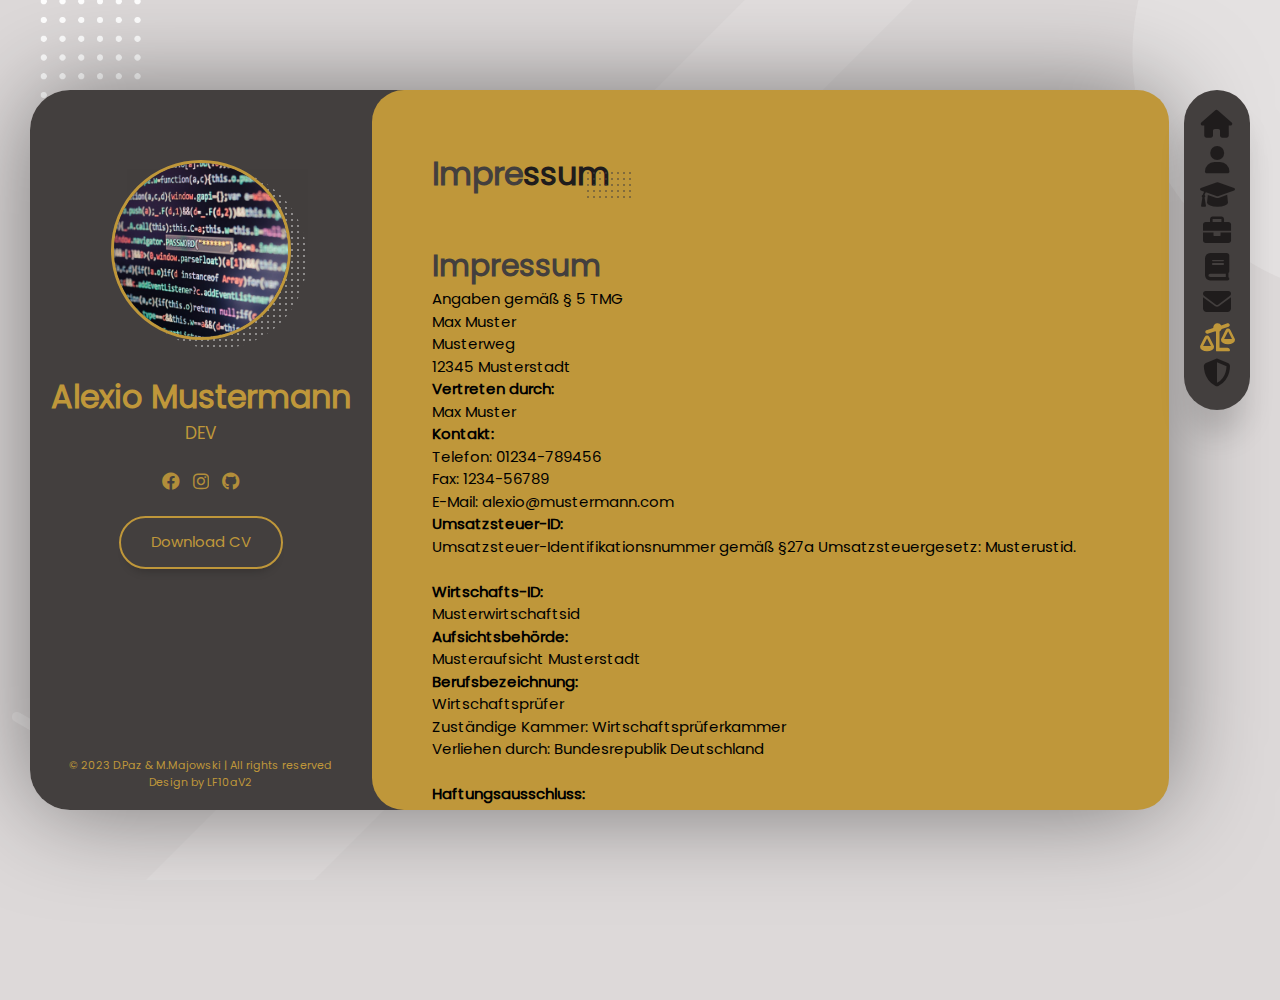
<file: impressum.html>
<!DOCTYPE html>
<html lang="de">

<head>
    <meta charset="UTF-8">
    <meta http-equiv="X-UA-Compatible" content="IE=edge">
    <meta name="viewport" content="width=device-width, initial-scale=1,maximum-scale=1">
    <meta name="viewport" content="width=device-width, initial-scale=1, user-scalable=yes">
    <!--Call script-->
    <script src="assets/js/main.js" defer></script>
    <script src="assets/js/menu.js" defer></script>
    <!--Copyright, Publisher, Autor-->
    <meta name="authors" content="Darwin Paz & Matthias Majowski">
    <meta name="publisher" content="Darwin Paz & Matthias Majowski">
    <meta name="copyright" content="© D.Paz & M.Majowski">
    <!--Beschreibung der Seite-->
    <meta name="description" content="Seitenbeschreibung.">
    <!--Marketing Keywords-->
    <meta name="keywords" content="keywords">

    <!--Google-Robots zur Indexierung-->
    <meta name="robots" content="index, follow">
    <!--Google darf die Seite nich indexieren-->
    <meta name="robots" content="noindex, nofollow">
    <!--Favicon-->
    <link rel="icon" type="favicon" href="assets/img/favicon-2.png" />
    <!--Styles-->
    <link rel="stylesheet" href="assets/fonts/fontawesome-free-6.1.2-web/css/all.min.css" />
    <link rel="stylesheet" href="assets/fonts/poppins/poppins.css" />
    <link rel="stylesheet" href="assets/css/reset.css" />
    <link rel="stylesheet" href="assets/css/scroll.css" />
    <link rel="stylesheet" href="assets/css/styles.css" />
    <link rel="stylesheet" href="assets/css/responsive.css" />

    <!--Title-->
    <title>CV - LF10aV2</title>
</head>

<body>
    
    <!--LAYOUT-->
    <div class="layout">

        <!--side container (info user)-->
        <aside class="layout__aside">
        
            <section class="aside__user-info">

                <!--information user-->
                <div class="user-info__general">
                    <div class="user-info__container-image">
                        <!--User image-->
                        <img src="assets/img/default-user.jpg" class="user-info__image" alt="Image user">
                    </div>
                    <!--Name + job-->
                    <h2 class="user-info__name">Alexio Mustermann</h2>
                    <h4 class="user-info__job">DEV</h4>
                </div>

                <!--MENU NAV-->
                <nav class="layout__menu">
                    <ul class="menu__list">
                    
                        <li class="menu__option">
                            <a href="index.html" class="menu__link">
                                <i class="menu__icon fa-solid fa-house"></i>
                                <span class="menu__overlay">Home</span>
                            </a>
                        </li>

                        <li class="menu__option">
                            <a href="about-me.html" class="menu__link">
                                <i class="menu__icon fa-solid fa-user"></i>
                                <span class="menu__overlay">About me</span>
                            </a>
                        </li>

                        <li class="menu__option">
                            <a href="curriculum.html" class="menu__link">
                                <i class="menu__icon fa-solid fa-graduation-cap"></i>
                                <span class="menu__overlay">Curriculum</span>
                            </a>
                        </li>

                        <li class="menu__option">
                            <a href="portfolio.html" class="menu__link">
                                <i class="menu__icon fa-solid fa-briefcase"></i>
                                <span class="menu__overlay">Portfolio</span>
                            </a>
                        </li>

                        <li class="menu__option">
                            <a href="blog.html" class="menu__link">
                                <i class="menu__icon fa-solid fa-book"></i>
                                <span class="menu__overlay">Blog</span>
                            </a>
                        </li>

                        <li class="menu__option">
                            <a href="contact.html" class="menu__link">
                                <i class="menu__icon fa-solid fa-envelope"></i>
                                <span class="menu__overlay">Contact</span>
                            </a>
                        </li>

                        <li class="menu__option">
                            <a href="impressum.html" class="menu__link menu__link--active">
                                <i class="menu__icon fa-solid fa-scale-unbalanced"></i>
                                <span class="menu__overlay">Impressum</span>
                            </a>
                        </li>

                        <li class="menu__option">
                            <a href="datenschutz.html" class="menu__link">
                                <i class="menu__icon fa-solid fa-shield-halved"></i>
                                <span class="menu__overlay">Datenschutz</span>
                            </a>
                        </li>
                        
                    </ul>
                </nav>

                <!--SOCIALS-->
                <div class="user-info__user-links">

                    <ul class="links__social">

                        <li class="social__option">
                            <a href="#" class="social__link">
                                <i class="fa-brands fa-facebook"></i>
                            </a>
                        </li>

                        <li class="social__option">
                            <a href="#" class="social__link">
                                <i class="fa-brands fa-instagram"></i>
                            </a>
                        </li>

                        <li class="social__option">
                            <a href="#" class="social__link">
                                <i class="fa-brands fa-github"></i>
                            </a>
                        </li>
                    </ul>
                </div>

                <!--BTN DOWNLOAD CV-->
                <div class="user-info__buttons">
                    <a download="download" href="assets/pdf/ec-it-book.pdf" class="user-info__btn">Download CV</a>
                </div>

            <!--FOOTER-->
            <footer class="user-info__footer">
                &copy; 2023 D.Paz & M.Majowski | All rights reserved <Br/>Design by LF10aV2
            </footer>
            </section>
        </aside>

        <!--MENU NAV RESPONSIVE-->
        <div class="layout__menu-toggle">
            <i class="menu-toggle__icon fa-solid fa-bars"></i>
            <i class="menu-toggle__icon fa-solid fa-xmark"></i>
        </div>

        <!--MAIN CONTENT-->
        <main class="layout__content">
            
            <!--THIS CONTENT CHANGES ON EACH PAGE OF THE WEBSITE-->
            <section class="content__page content__impressum">
                <header class="impressum__header">
                    <h1 class="impressum__title">Impre<span class="title__color">ssum</span></h1>
                </header>

                <section class="about__personal-impressum">
                    <article class="personal-info__impressum">
                        
                           
                            <div class='impressum'><h1>Impressum</h1><p>Angaben gemäß § 5 TMG</p><p>Max Muster <br>
                                Musterweg<br>
                                12345 Musterstadt <br>
                                </p><p> <strong>Vertreten durch: </strong><br>
                                Max Muster<br>
                                </p><p><strong>Kontakt:</strong> <br>
                                Telefon: 01234-789456<br>
                                Fax: 1234-56789<br>
                                E-Mail: <a href='mailto:alexio@mustermann.com'>alexio@mustermann.com</a></br></p><p><strong>Umsatzsteuer-ID: </strong> <br>
                                Umsatzsteuer-Identifikationsnummer gemäß §27a Umsatzsteuergesetz: Musterustid.<br><br>
                                <strong>Wirtschafts-ID: </strong><br>
                                Musterwirtschaftsid<br>
                                </p><p><strong>Aufsichtsbehörde:</strong><br>
                                Musteraufsicht Musterstadt<br></p><p><strong>Berufsbezeichnung:</strong><br>
                                Wirtschaftsprüfer<br>
                                Zuständige Kammer: Wirtschaftsprüferkammer<br>
                                Verliehen durch: Bundesrepublik Deutschland<br>
                                </p><br>
                                <p><strong>Haftungsausschluss: </strong><br><br><strong>Haftung für Inhalte</strong><br><br>
                                Die Inhalte unserer Seiten wurden mit größter Sorgfalt erstellt. Für die Richtigkeit, Vollständigkeit und Aktualität der Inhalte können wir jedoch keine Gewähr übernehmen. Als Diensteanbieter sind wir gemäß § 7 Abs.1 TMG für eigene Inhalte auf diesen Seiten nach den allgemeinen Gesetzen verantwortlich. Nach §§ 8 bis 10 TMG sind wir als Diensteanbieter jedoch nicht verpflichtet, übermittelte oder gespeicherte fremde Informationen zu überwachen oder nach Umständen zu forschen, die auf eine rechtswidrige Tätigkeit hinweisen. Verpflichtungen zur Entfernung oder Sperrung der Nutzung von Informationen nach den allgemeinen Gesetzen bleiben hiervon unberührt. Eine diesbezügliche Haftung ist jedoch erst ab dem Zeitpunkt der Kenntnis einer konkreten Rechtsverletzung möglich. Bei Bekanntwerden von entsprechenden Rechtsverletzungen werden wir diese Inhalte umgehend entfernen.<br><br><strong>Haftung für Links</strong><br><br>
                                Unser Angebot enthält Links zu externen Webseiten Dritter, auf deren Inhalte wir keinen Einfluss haben. Deshalb können wir für diese fremden Inhalte auch keine Gewähr übernehmen. Für die Inhalte der verlinkten Seiten ist stets der jeweilige Anbieter oder Betreiber der Seiten verantwortlich. Die verlinkten Seiten wurden zum Zeitpunkt der Verlinkung auf mögliche Rechtsverstöße überprüft. Rechtswidrige Inhalte waren zum Zeitpunkt der Verlinkung nicht erkennbar. Eine permanente inhaltliche Kontrolle der verlinkten Seiten ist jedoch ohne konkrete Anhaltspunkte einer Rechtsverletzung nicht zumutbar. Bei Bekanntwerden von Rechtsverletzungen werden wir derartige Links umgehend entfernen.<br><br><strong>Urheberrecht</strong><br><br>
                                Die durch die Seitenbetreiber erstellten Inhalte und Werke auf diesen Seiten unterliegen dem deutschen Urheberrecht. Die Vervielfältigung, Bearbeitung, Verbreitung und jede Art der Verwertung außerhalb der Grenzen des Urheberrechtes bedürfen der schriftlichen Zustimmung des jeweiligen Autors bzw. Erstellers. Downloads und Kopien dieser Seite sind nur für den privaten, nicht kommerziellen Gebrauch gestattet. Soweit die Inhalte auf dieser Seite nicht vom Betreiber erstellt wurden, werden die Urheberrechte Dritter beachtet. Insbesondere werden Inhalte Dritter als solche gekennzeichnet. Sollten Sie trotzdem auf eine Urheberrechtsverletzung aufmerksam werden, bitten wir um einen entsprechenden Hinweis. Bei Bekanntwerden von Rechtsverletzungen werden wir derartige Inhalte umgehend entfernen.<br><br><strong>Datenschutz</strong><br><br>
                                Die Nutzung unserer Webseite ist in der Regel ohne Angabe personenbezogener Daten möglich. Soweit auf unseren Seiten personenbezogene Daten (beispielsweise Name, Anschrift oder eMail-Adressen) erhoben werden, erfolgt dies, soweit möglich, stets auf freiwilliger Basis. Diese Daten werden ohne Ihre ausdrückliche Zustimmung nicht an Dritte weitergegeben. <br>
                                Wir weisen darauf hin, dass die Datenübertragung im Internet (z.B. bei der Kommunikation per E-Mail) Sicherheitslücken aufweisen kann. Ein lückenloser Schutz der Daten vor dem Zugriff durch Dritte ist nicht möglich. <br>
                                Der Nutzung von im Rahmen der Impressumspflicht veröffentlichten Kontaktdaten durch Dritte zur Übersendung von nicht ausdrücklich angeforderter Werbung und Informationsmaterialien wird hiermit ausdrücklich widersprochen. Die Betreiber der Seiten behalten sich ausdrücklich rechtliche Schritte im Falle der unverlangten Zusendung von Werbeinformationen, etwa durch Spam-Mails, vor.<br>
                                <br><br><strong>Google Analytics</strong><br><br>
                                Diese Website benutzt Google Analytics, einen Webanalysedienst der Google Inc. (''Google''). Google Analytics verwendet sog. ''Cookies'', Textdateien, die auf Ihrem Computer gespeichert werden und die eine Analyse der Benutzung der Website durch Sie ermöglicht. Die durch den Cookie erzeugten Informationen über Ihre Benutzung dieser Website (einschließlich Ihrer IP-Adresse) wird an einen Server von Google in den USA übertragen und dort gespeichert. Google wird diese Informationen benutzen, um Ihre Nutzung der Website auszuwerten, um Reports über die Websiteaktivitäten für die Websitebetreiber zusammenzustellen und um weitere mit der Websitenutzung und der Internetnutzung verbundene Dienstleistungen zu erbringen. Auch wird Google diese Informationen gegebenenfalls an Dritte übertragen, sofern dies gesetzlich vorgeschrieben oder soweit Dritte diese Daten im Auftrag von Google verarbeiten. Google wird in keinem Fall Ihre IP-Adresse mit anderen Daten der Google in Verbindung bringen. Sie können die Installation der Cookies durch eine entsprechende Einstellung Ihrer Browser Software verhindern; wir weisen Sie jedoch darauf hin, dass Sie in diesem Fall gegebenenfalls nicht sämtliche Funktionen dieser Website voll umfänglich nutzen können. Durch die Nutzung dieser Website erklären Sie sich mit der Bearbeitung der über Sie erhobenen Daten durch Google in der zuvor beschriebenen Art und Weise und zu dem zuvor benannten Zweck einverstanden.<br><br><strong>Google AdSense</strong><br><br>
                                Diese Website benutzt Google Adsense, einen Webanzeigendienst der Google Inc., USA (''Google''). Google Adsense verwendet sog. ''Cookies'' (Textdateien), die auf Ihrem Computer gespeichert werden und die eine Analyse der Benutzung der Website durch Sie ermöglicht. Google Adsense verwendet auch sog. ''Web Beacons'' (kleine unsichtbare Grafiken) zur Sammlung von Informationen. Durch die Verwendung des Web Beacons können einfache Aktionen wie der Besucherverkehr auf der Webseite aufgezeichnet und gesammelt werden. Die durch den Cookie und/oder Web Beacon erzeugten Informationen über Ihre Benutzung dieser Website (einschließlich Ihrer IP-Adresse) werden an einen Server von Google in den USA übertragen und dort gespeichert. Google wird diese Informationen benutzen, um Ihre Nutzung der Website im Hinblick auf die Anzeigen auszuwerten, um Reports über die Websiteaktivitäten und Anzeigen für die Websitebetreiber zusammenzustellen und um weitere mit der Websitenutzung und der Internetnutzung verbundene Dienstleistungen zu erbringen. Auch wird Google diese Informationen gegebenenfalls an Dritte übertragen, sofern dies gesetzlich vorgeschrieben oder soweit Dritte diese Daten im Auftrag von Google verarbeiten. Google wird in keinem Fall Ihre IP-Adresse mit anderen Daten der Google in Verbindung bringen. Das Speichern von Cookies auf Ihrer Festplatte und die Anzeige von Web Beacons können Sie verhindern, indem Sie in Ihren Browser-Einstellungen ''keine Cookies akzeptieren'' wählen (Im MS Internet-Explorer unter ''Extras > Internetoptionen > Datenschutz > Einstellung''; im Firefox unter ''Extras > Einstellungen > Datenschutz > Cookies''); wir weisen Sie jedoch darauf hin, dass Sie in diesem Fall gegebenenfalls nicht sämtliche Funktionen dieser Website voll umfänglich nutzen können. Durch die Nutzung dieser Website erklären Sie sich mit der Bearbeitung der über Sie erhobenen Daten durch Google in der zuvor beschriebenen Art und Weise und zu dem zuvor benannten Zweck einverstanden.</p><br> 
                                Website Impressum erstellt durch <a href="https://www.impressum-generator.de">impressum-generator.de</a> von der <a href="https://www.kanzlei-hasselbach.de/" rel="nofollow">Kanzlei Hasselbach</a>
                                 </div>
                                 
                    
                    </article>
                    
                    
                </section>

            </section>

        </main>
    </div>
    
</body>
</html>
</file>
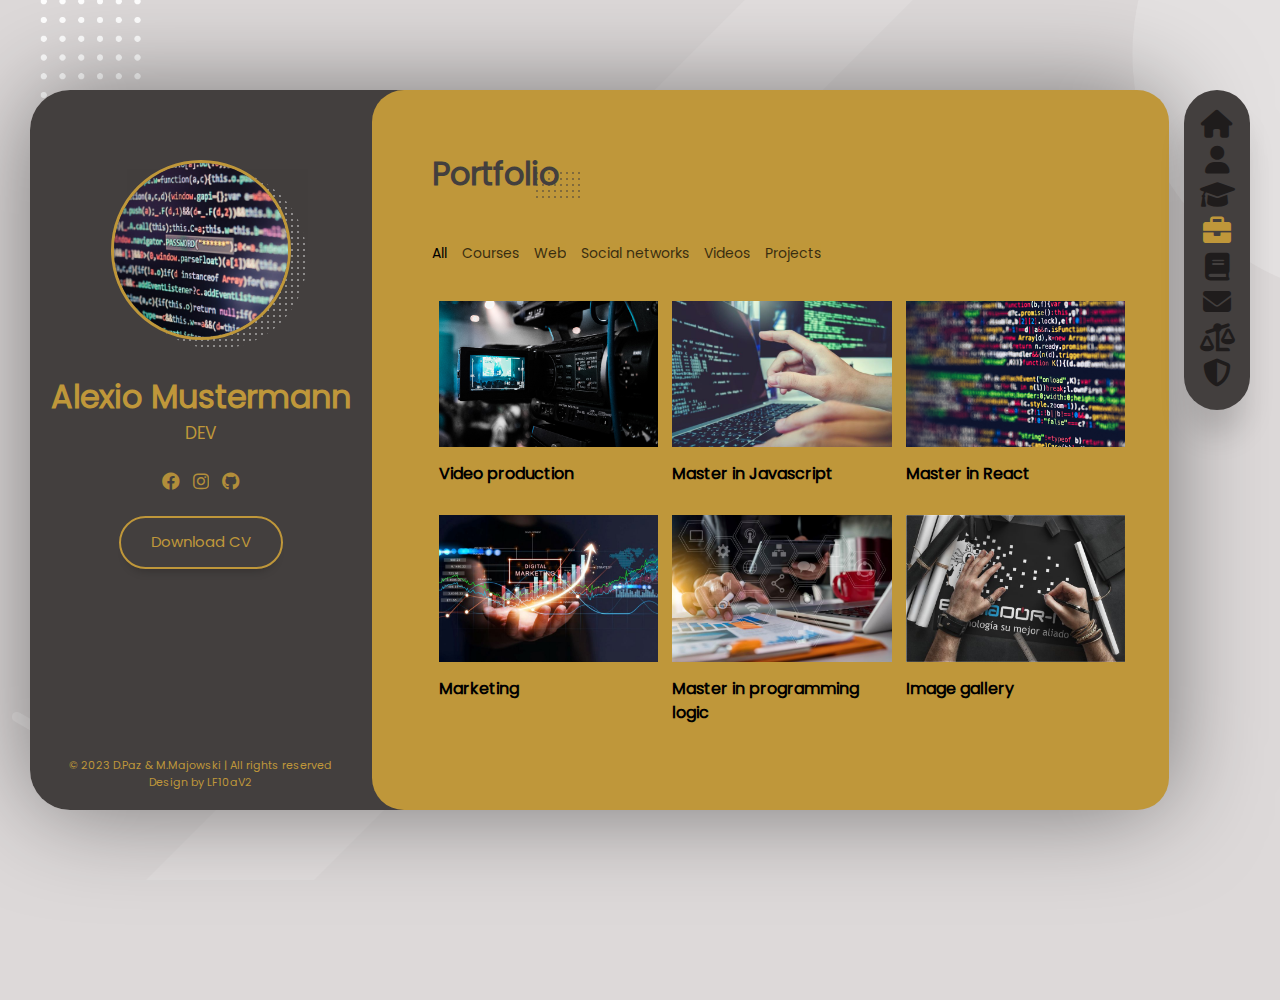
<file: portfolio.html>
<!DOCTYPE html>
<html lang="de">

<head>
    <meta charset="UTF-8">
    <meta http-equiv="X-UA-Compatible" content="IE=edge">
    <meta name="viewport" content="width=device-width, initial-scale=1,maximum-scale=1">
    <meta name="viewport" content="width=device-width, initial-scale=1, user-scalable=yes">
    <!--Call script-->
    <script src="assets/js/main.js" defer></script>
    <script src="assets/js/menu.js" defer></script>
    <!--Copyright, Publisher, Autor-->
    <meta name="authors" content="Darwin Paz & Matthias Majowski">
    <meta name="publisher" content="Darwin Paz & Matthias Majowski">
    <meta name="copyright" content="© D.Paz & M.Majowski">
    <!--Beschreibung der Seite-->
    <meta name="description" content="Seitenbeschreibung.">
    <!--Marketing Keywords-->
    <meta name="keywords" content="keywords">

    <!--Google-Robots zur Indexierung-->
    <meta name="robots" content="index, follow">
    <!--Google darf die Seite nich indexieren-->
    <meta name="robots" content="noindex, nofollow">
    <!--Favicon-->
    <link rel="icon" type="favicon" href="assets/img/favicon-2.png" />
    <!--Styles-->
    <link rel="stylesheet" href="assets/fonts/fontawesome-free-6.1.2-web/css/all.min.css" />
    <link rel="stylesheet" href="assets/fonts/poppins/poppins.css" />
    <link rel="stylesheet" href="assets/css/reset.css" />
    <link rel="stylesheet" href="assets/css/scroll.css" />
    <link rel="stylesheet" href="assets/css/styles.css" />
    <link rel="stylesheet" href="assets/css/responsive.css" />

    <!--Title-->
    <title>CV - LF10aV2</title>
</head>

<body>
    
    <!--LAYOUT-->
    <div class="layout">

        <!--side container (info user)-->
        <aside class="layout__aside">
        
            <section class="aside__user-info">

                <!--information user-->
                <div class="user-info__general">
                    <div class="user-info__container-image">
                        <!--User image-->
                        <img src="assets/img/default-user.jpg" class="user-info__image" alt="Image user">
                    </div>
                    <!--Name + job-->
                    <h2 class="user-info__name">Alexio Mustermann</h2>
                    <h4 class="user-info__job">DEV</h4>
                </div>

                <!--MENU NAV-->
                <nav class="layout__menu">
                    <ul class="menu__list">
                    
                        <li class="menu__option">
                            <a href="index.html" class="menu__link">
                                <i class="menu__icon fa-solid fa-house"></i>
                                <span class="menu__overlay">Home</span>
                            </a>
                        </li>

                        <li class="menu__option">
                            <a href="about-me.html" class="menu__link">
                                <i class="menu__icon fa-solid fa-user"></i>
                                <span class="menu__overlay">About me</span>
                            </a>
                        </li>

                        <li class="menu__option">
                            <a href="curriculum.html" class="menu__link">
                                <i class="menu__icon fa-solid fa-graduation-cap"></i>
                                <span class="menu__overlay">Curriculum Vitae</span>
                            </a>
                        </li>

                        <li class="menu__option">
                            <a href="portfolio.html" class="menu__link menu__link--active">
                                <i class="menu__icon fa-solid fa-briefcase"></i>
                                <span class="menu__overlay">Portfolio</span>
                            </a>
                        </li>

                        <li class="menu__option">
                            <a href="blog.html" class="menu__link">
                                <i class="menu__icon fa-solid fa-book"></i>
                                <span class="menu__overlay">Blog</span>
                            </a>
                        </li>

                        <li class="menu__option">
                            <a href="contact.html" class="menu__link">
                                <i class="menu__icon fa-solid fa-envelope"></i>
                                <span class="menu__overlay">Contact</span>
                            </a>
                        </li>

                        <li class="menu__option">
                            <a href="impressum.html" class="menu__link">
                                <i class="menu__icon fa-solid fa-scale-unbalanced"></i>
                                <span class="menu__overlay">Impressum</span>
                            </a>
                        </li>

                        <li class="menu__option">
                            <a href="datenschutz.html" class="menu__link">
                                <i class="menu__icon fa-solid fa-shield-halved"></i>
                                <span class="menu__overlay">Datenschutz</span>
                            </a>
                        </li>
                        
                    </ul>
                </nav>

                <!--SOCIALS-->
                <div class="user-info__user-links">

                    <ul class="links__social">

                        <li class="social__option">
                            <a href="#" class="social__link">
                                <i class="fa-brands fa-facebook"></i>
                            </a>
                        </li>

                        <li class="social__option">
                            <a href="#" class="social__link">
                                <i class="fa-brands fa-instagram"></i>
                            </a>
                        </li>

                        <li class="social__option">
                            <a href="#" class="social__link">
                                <i class="fa-brands fa-github"></i>
                            </a>
                        </li>
                    </ul>
                </div>

                <!--BTN DOWNLOAD CV-->
                <div class="user-info__buttons">
                    <a download="download" href="assets/pdf/ec-it-book.pdf" class="user-info__btn">Download CV</a>
                </div>

            <!--FOOTER-->
            <footer class="user-info__footer">
                &copy; 2023 D.Paz & M.Majowski | All rights reserved <Br/>Design by LF10aV2
            </footer>
            </section>
        </aside>

        <!--MENU NAV RESPONSIVE-->
        <div class="layout__menu-toggle">
            <i class="menu-toggle__icon fa-solid fa-bars"></i>
            <i class="menu-toggle__icon fa-solid fa-xmark"></i>
        </div>

        <!--MAIN CONTENT-->
        <main class="layout__content">
            
            <!--THIS CONTENT CHANGES ON EACH PAGE OF THE WEBSITE-->
            <section class="content__page content__portfolio">
                <header class="portfolio__header">
                    <h1 class="portfolio__title">Portfolio</h1>
                </header>
                <!--CONTAINER-->
                <nav class="portfolio__navbar">
                    <ul class="portfolio__menu">
                        <!--BTN NAV-->
                        <li class="portfolio__option portfolio__option--active">
                            <a href="#" class="portfolio__link">All</a>
                        </li>

                        <li class="portfolio__option">
                            <a href="#" class="portfolio__link">Courses</a>
                        </li>

                        <li class="portfolio__option">
                            <a href="#" class="portfolio__link">Web</a>
                        </li>

                        <li class="portfolio__option">
                            <a href="#" class="portfolio__link">Social networks</a>
                        </li>

                        <li class="portfolio__option">
                            <a href="#" class="portfolio__link">Videos</a>
                        </li>

                        <li class="portfolio__option">
                            <a href="#" class="portfolio__link">Projects</a>
                        </li>
                    </ul>
                </nav>
                <!--GALLERY-->
                <section class="portfolio__gallery">

                    <!--gallery description # 1-->
                    <figure class="gallery__item">
                        <div class="gallery__container-image">
                            <a href="#" class="gallery__link">
                                <img src="assets/img/galeria-1.jpg" class="gallery__image"/>
                            </a>
                        </div>
                        <figcaption class="gallery__title">Video production</figcaption>
                        <i class="gallery__icon fa-solid fa-video-camera"></i>
                        <span class="gallery__category">Videos</span>
                    </figure>

                    <!--gallery description # 2-->
                    <figure class="gallery__item">
                        <div class="gallery__container-image">
                            <a href="#" class="gallery__link">
                                <img src="assets/img/galeria-2.jpg" class="gallery__image"/>
                            </a>
                        </div>
                        <figcaption class="gallery__title">Master in Javascript</figcaption>
                        <i class="gallery__icon fa-solid fa-code"></i>
                        <span class="gallery__category">Courses</span>
                    </figure>

                    <!--gallery description # 3-->
                    <figure class="gallery__item">
                        <div class="gallery__container-image">
                            <a href="#" class="gallery__link">
                                <img src="assets/img/galeria-3.jpg" class="gallery__image"/>
                            </a>
                        </div>
                        <figcaption class="gallery__title">Master in React</figcaption>
                        <i class="gallery__icon fa-solid fa-code-commit"></i>
                        <span class="gallery__category">Courses</span>
                    </figure>

                    <!--gallery description # 4-->
                    <figure class="gallery__item">
                        <div class="gallery__container-image">
                            <a href="#" class="gallery__link">
                                <img src="assets/img/galeria-4.jpg" class="gallery__image"/>
                            </a>
                        </div>
                        <figcaption class="gallery__title">Marketing</figcaption>
                        <i class="gallery__icon fa-solid fa-magnifying-glass-chart"></i>
                        <span class="gallery__category">SEO</span>
                    </figure>

                    <!--gallery description # 5-->
                    <figure class="gallery__item">
                        <div class="gallery__container-image">
                            <a href="#" class="gallery__link">
                                <img src="assets/img/galeria-5.jpg" class="gallery__image"/>
                            </a>
                        </div>
                        <figcaption class="gallery__title">Master in programming logic</figcaption>
                        <i class="gallery__icon fa-solid fa-brain"></i>
                        <span class="gallery__category">Courses</span>
                    </figure>

                    <!--gallery description # 6-->
                    <figure class="gallery__item">
                        <div class="gallery__container-image">
                            <a href="#" class="gallery__link">
                                <img src="assets/img/galeria-6.jpg" class="gallery__image"/>
                            </a>
                        </div>
                        <figcaption class="gallery__title">Image gallery</figcaption>
                        <i class="gallery__icon fa-solid fa-image"></i>
                        <span class="gallery__category">Project</span>
                    </figure>

                    
                </section>
            </section>

        </main>
    </div>
    
</body>
</html>
</file>
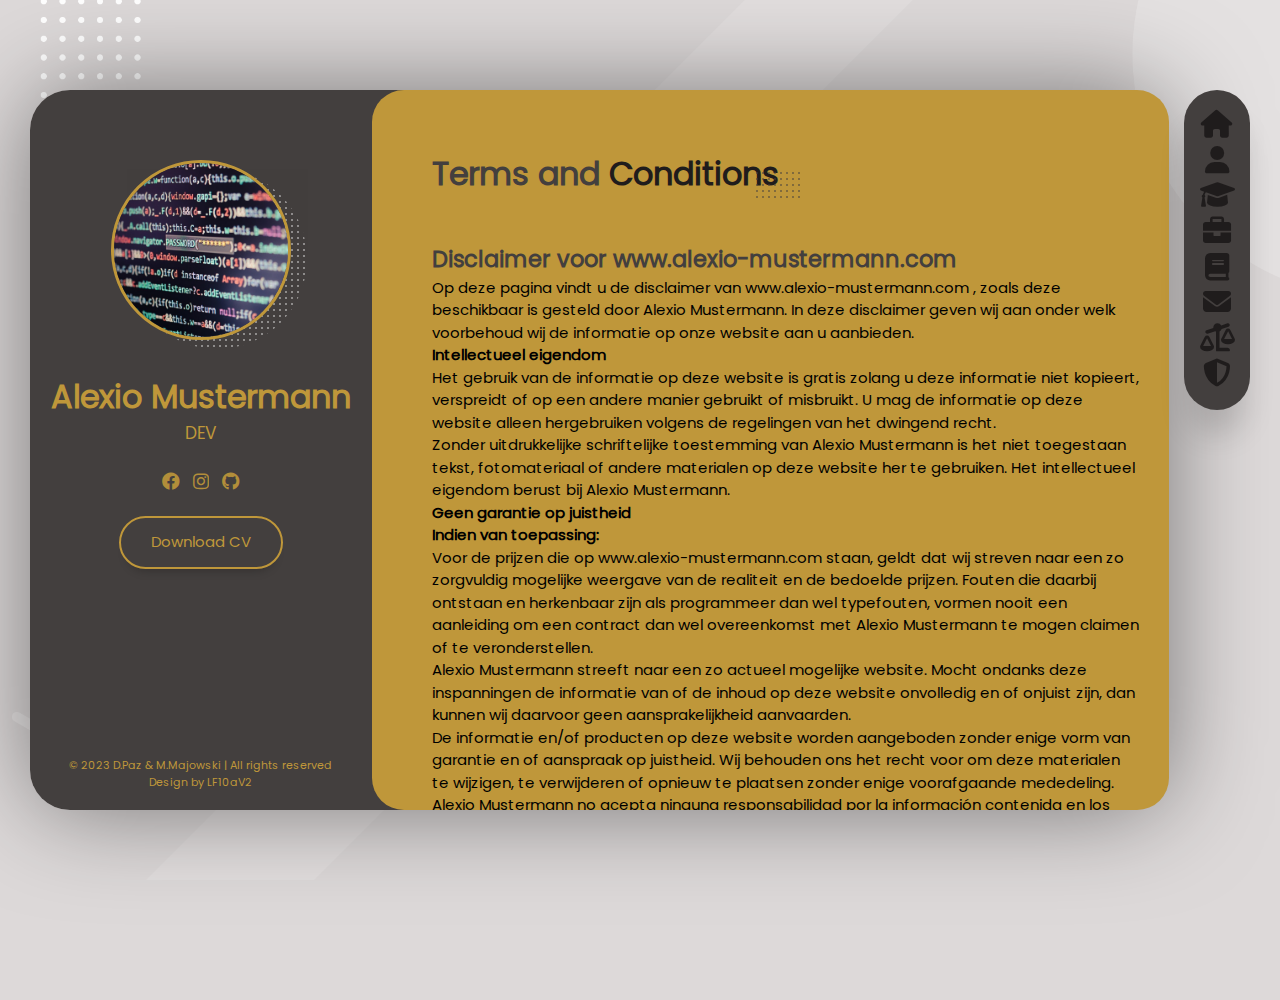
<file: terms.html>
<!DOCTYPE html>
<html lang="de">

<head>
    <meta charset="UTF-8">
    <meta http-equiv="X-UA-Compatible" content="IE=edge">
    <meta name="viewport" content="width=device-width, initial-scale=1,maximum-scale=1">
    <meta name="viewport" content="width=device-width, initial-scale=1, user-scalable=yes">
    <!--Call script-->
    <script src="assets/js/main.js" defer></script>
    <script src="assets/js/menu.js" defer></script>
    <!--Copyright, Publisher, Autor-->
    <meta name="authors" content="Darwin Paz & Matthias Majowski">
    <meta name="publisher" content="Darwin Paz & Matthias Majowski">
    <meta name="copyright" content="© D.Paz & M.Majowski">
    <!--Beschreibung der Seite-->
    <meta name="description" content="Seitenbeschreibung.">
    <!--Marketing Keywords-->
    <meta name="keywords" content="keywords">

    <!--Google-Robots zur Indexierung-->
    <meta name="robots" content="index, follow">
    <!--Google darf die Seite nich indexieren-->
    <meta name="robots" content="noindex, nofollow">
    <!--Favicon-->
    <link rel="icon" type="favicon" href="assets/img/favicon-2.png" />
    <!--Styles-->
    <link rel="stylesheet" href="assets/fonts/fontawesome-free-6.1.2-web/css/all.min.css" />
    <link rel="stylesheet" href="assets/fonts/poppins/poppins.css" />
    <link rel="stylesheet" href="assets/css/reset.css" />
    <link rel="stylesheet" href="assets/css/scroll.css" />
    <link rel="stylesheet" href="assets/css/styles.css" />
    <link rel="stylesheet" href="assets/css/responsive.css" />

    <!--Title-->
    <title>CV - LF10aV2</title>
</head>

<body>
    
    <!--LAYOUT-->
    <div class="layout">

        <!--side container (info user)-->
        <aside class="layout__aside">
        
            <section class="aside__user-info">

                <!--information user-->
                <div class="user-info__general">
                    <div class="user-info__container-image">
                        <!--User image-->
                        <img src="assets/img/default-user.jpg" class="user-info__image" alt="Image user">
                    </div>
                    <!--Name + job-->
                    <h2 class="user-info__name">Alexio Mustermann</h2>
                    <h4 class="user-info__job">DEV</h4>
                </div>

                <!--MENU NAV-->
                <nav class="layout__menu">
                    <ul class="menu__list">
                    
                        <li class="menu__option">
                            <a href="index.html" class="menu__link">
                                <i class="menu__icon fa-solid fa-house"></i>
                                <span class="menu__overlay">Home</span>
                            </a>
                        </li>

                        <li class="menu__option">
                            <a href="about-me.html" class="menu__link">
                                <i class="menu__icon fa-solid fa-user"></i>
                                <span class="menu__overlay">About me</span>
                            </a>
                        </li>

                        <li class="menu__option">
                            <a href="curriculum.html" class="menu__link">
                                <i class="menu__icon fa-solid fa-graduation-cap"></i>
                                <span class="menu__overlay">Curriculum</span>
                            </a>
                        </li>

                        <li class="menu__option">
                            <a href="portfolio.html" class="menu__link">
                                <i class="menu__icon fa-solid fa-briefcase"></i>
                                <span class="menu__overlay">Portfolio</span>
                            </a>
                        </li>

                        <li class="menu__option">
                            <a href="blog.html" class="menu__link">
                                <i class="menu__icon fa-solid fa-book"></i>
                                <span class="menu__overlay">Blog</span>
                            </a>
                        </li>

                        <li class="menu__option">
                            <a href="contact.html" class="menu__link">
                                <i class="menu__icon fa-solid fa-envelope"></i>
                                <span class="menu__overlay">Contact</span>
                            </a>
                        </li>

                        <li class="menu__option">
                            <a href="impressum.html" class="menu__link">
                                <i class="menu__icon fa-solid fa-scale-unbalanced"></i>
                                <span class="menu__overlay">Impressum</span>
                            </a>
                        </li>

                        <li class="menu__option">
                            <a href="datenschutz.html" class="menu__link">
                                <i class="menu__icon fa-solid fa-shield-halved"></i>
                                <span class="menu__overlay">Datenschutz</span>
                            </a>
                        </li>
                        
                    </ul>
                </nav>

                <!--SOCIALS-->
                <div class="user-info__user-links">

                    <ul class="links__social">

                        <li class="social__option">
                            <a href="#" class="social__link">
                                <i class="fa-brands fa-facebook"></i>
                            </a>
                        </li>

                        <li class="social__option">
                            <a href="#" class="social__link">
                                <i class="fa-brands fa-instagram"></i>
                            </a>
                        </li>

                        <li class="social__option">
                            <a href="#" class="social__link">
                                <i class="fa-brands fa-github"></i>
                            </a>
                        </li>
                    </ul>
                </div>

                <!--BTN DOWNLOAD CV-->
                <div class="user-info__buttons">
                    <a download="download" href="assets/pdf/ec-it-book.pdf" class="user-info__btn">Download CV</a>
                </div>

            <!--FOOTER-->
            <footer class="user-info__footer">
                &copy; 2023 D.Paz & M.Majowski | All rights reserved <Br/>Design by LF10aV2
            </footer>
            </section>
        </aside>

        <!--MENU NAV RESPONSIVE-->
        <div class="layout__menu-toggle">
            <i class="menu-toggle__icon fa-solid fa-bars"></i>
            <i class="menu-toggle__icon fa-solid fa-xmark"></i>
        </div>

        <!--MAIN CONTENT-->
        <main class="layout__content">
            
            <!--THIS CONTENT CHANGES ON EACH PAGE OF THE WEBSITE-->
            <section class="content__page content__terms">
                <header class="terms__header">
                    <h1 class="terms__title">Terms and <span class="title__color">Conditions</span></h1>
                </header>

                <section class="about__terms">
                    <article class="personal-info__terms">

<h2><strong>Disclaimer voor www.alexio-mustermann.com</strong></h2>
<p>Op deze pagina vindt u de disclaimer van www.alexio-mustermann.com ,
zoals deze beschikbaar is gesteld door Alexio Mustermann.
In deze disclaimer geven wij aan onder welk voorbehoud wij de informatie
op onze website aan u aanbieden.</p>
<p><strong>Intellectueel eigendom </strong></p>
<p>Het gebruik van de informatie op deze website is gratis zolang u deze
informatie niet kopieert, verspreidt of op een andere manier gebruikt of misbruikt.
U mag de informatie op deze website alleen hergebruiken volgens de regelingen van het dwingend recht.</p>
<p>Zonder uitdrukkelijke schriftelijke toestemming van Alexio Mustermann is het niet toegestaan tekst,
fotomateriaal of andere materialen op deze website her te gebruiken.
Het intellectueel eigendom berust bij Alexio Mustermann.</p>
<p><strong>Geen garantie op juistheid </strong></p>
<p><strong>Indien van toepassing: </strong></p>
<p>Voor de prijzen die op www.alexio-mustermann.com staan, geldt dat wij streven naar een zo
zorgvuldig mogelijke weergave van de realiteit en de bedoelde prijzen.
Fouten die daarbij ontstaan en herkenbaar zijn als programmeer dan wel typefouten,
vormen nooit een aanleiding om een contract dan wel overeenkomst met Alexio Mustermann
te mogen claimen of te veronderstellen.</p>
<p>Alexio Mustermann streeft naar een zo actueel mogelijke website.
Mocht ondanks deze inspanningen de informatie van of de inhoud op deze website onvolledig en of onjuist zijn,
dan kunnen wij daarvoor geen aansprakelijkheid aanvaarden.</p>
<p>De informatie en/of producten op deze website worden aangeboden zonder enige vorm van garantie en of aanspraak op juistheid.
Wij behouden ons het recht voor om deze materialen te wijzigen, te verwijderen of opnieuw te plaatsen zonder enige voorafgaande mededeling.
Alexio Mustermann
    <font style="vertical-align: inherit;">
    <font style="vertical-align: inherit;">no acepta ninguna responsabilidad por la información contenida en los sitios web a los que remitimos a través de </font>
    </font><a href="https://www.startxl.nl/" target="_blank"><font style="vertical-align: inherit;"><font style="vertical-align: inherit;">hipervínculos</font>
    </font></a><font style="vertical-align: inherit;"><font style="vertical-align: inherit;"> .</font>
    </font></p><p><strong><font style="vertical-align: inherit;"><font style="vertical-align: inherit;">Enmiendas</font>
    </font></strong></p><p><font style="vertical-align: inherit;">
    <font style="vertical-align: inherit;">Si este descargo de responsabilidad cambia, encontrará la versión más reciente del mismo.</font>
    </font>www.alexio-mustermann.com<font style="vertical-align: inherit;">
    <font style="vertical-align: inherit;">en esta página.</font>
    </font></p><p><font style="vertical-align: inherit;">
    <font style="vertical-align: inherit;">Esta exención de responsabilidad se generó en </font>
    </font><a href="http://voorbeeldalgemenevoorwaarden.nl" target="_blank"><font style="vertical-align: inherit;">
    <font style="vertical-align: inherit;">redactiealgemenevoorwaarden.nl</font></font></a>
    <font style="vertical-align: inherit;"><font style="vertical-align: inherit;"> .</font></font><br></p>

                    </article>
                    
                    
                </section>

            </section>

        </main>
    </div>
    
</body>
</html>
</file>
<file: assets/fonts/poppins/poppins.css>
@font-face {
    font-family: "Poppins";
    src: url("./Poppins-Regular.ttf") format("truetype");
    font-weight: 400;
    font-style: normal;
}
</file>
<file: assets/css/scroll.css>
/*PSEUDO ELEMENTS*/
:root{
    --color-scrollbar: #2b2726;
    --color-background-scrollbar: #eee
}

/*SCROLL CHROME*/
.content__page::-webkit-scrollbar{
    width: 25px;
    background: transparent;
}

.content__page::-webkit-scrollbar-thumb{
    border: 10px solid transparent;
    box-shadow: none;
    border-radius: 40px;
}

.content__page:hover::-webkit-scrollbar-thumb{
    box-shadow: inset 0 0 0 10px var(--color-scrollbar);
}
/*SCROLLBAR ANIMATION*/
.content__page:hover::-webkit-scrollbar-thumb:hover{
    border: 8px solid transparent;
    box-shadow: inset 0 0 0 10px var(--color-secondary);
}

/*SCROLLBAR TRACK*/
.content__page::-webkit-scrollbar-track{
    background-color: transparent;
    margin: 18px 0;
}


/*SCROLL CHROME SIDEBAR*/
.layout__aside::-webkit-scrollbar{
    width: 25px;
    background: var(--color-secondary);
}

.layout__aside::-webkit-scrollbar-thumb{
    border: 10px solid transparent;
    box-shadow: none;
    border-radius: 40px;
}

.layout__aside:hover::-webkit-scrollbar-thumb{
    box-shadow: inset 0 0 0 10px var(--color-principal);
}
/*SCROLLBAR ANIMATION*/
.layout__aside:hover::-webkit-scrollbar-thumb:hover{
    border: 8px solid transparent;
    box-shadow: inset 0 0 0 10px var(--color-principal);
}

/*SCROLLBAR TRACK*/
.layout__aside::-webkit-scrollbar-track{
    background-color: transparent;
    margin: 18px 0;
}


/*SCROLL MOZILLA*/
.content__page{
    scrollbar-width: thin;
    scrollbar-color: var(--color-scrollbar) transparent;
}

.layout__aside{
    scrollbar-width: thin;
    scrollbar-color: var(--color-scrollbar) var(--color-secondary);
}
</file>
<file: assets/css/styles.css>
/* VARIABLES DEFINITION */
:root{
    --color-principal: #BF973A;
    --color-secondary: #433F3E;

    --color-background: #ddd9d9;
    --color-transparent: transparent;
    
    --color-icons: #1f1c1c;
    --color-title: #433F3E;
    --color-subtitle: #1f1c1c;
    --color_text: #433F3E;

    --color-border-reviews: #433F3E;
    --color-company: #A5A6A7;
}

/*--GENERAL STYLES--*/
html{
    font-size: 10px;  /* 1rem = 10px */
}

body{
    width: 100%;
    height: auto;
    font-family: "Poppins",Helvetica, sans-serif;
    font-size: 1.5rem;
    background-color: var(--color-background);
    color: var(--color-text);
    overflow: hidden;

    /*BACKGROUND IMAGE*/
    background-image: url(../img/fondo.png);
    background-size: cover;
    background-repeat: no-repeat;
    background-position: -20px -120px;
}
h1,h2,h3,h4,h5,h6{
    color: var(--color-title);
}

/*RIGHT STRUCTURE*/
.layout{
    position: relative;
    min-width: 1290px;
    width: 75%;
    height: 80vh;
    min-height: 80bh;
    margin: 10vh auto;

    /*LEFT STRUCTURE*/
    display: grid;
    grid-template-areas:
        "aside content";
    grid-template-columns: 30% 70%;

    /*SHADOW BEHIND THE LAYOUT*/
    border-radius: 4rem;
    box-shadow: 0 0 100px -5px rgba(0, 0, 0, 0.5);
}

/*--SIDEBAR LEFT--*/
.layout__aside{
    grid-area: aside;
    
    border-radius: 4rem 0 0 4rem;
    overflow: auto;
    overflow-x: hidden;
    
}

/*--USER INFO--*/
.aside__user-info{
    display: flex;
    flex-direction: column;
    align-items: center;
    text-align: center;

    min-height: 100%;
    min-width: 30rem;

    background-color: var(--color-secondary);
    color: var(--color-principal);
}

/*CONTAINER IMG*/
.user-info__container-image{
    position: relative;
    display: inline-block;
    width: 18rem;
    margin-top: 7rem;
    z-index: 1;
}

/* USER IMG */
.user-info__image{
    width: 100%;
    background-color: var(--color-principal);
    border: 3px solid var(--color-principal);
    border-radius: 20rem;
}

/* SHADOW BEHIND THE IMG */
.user-info__container-image::after{
    content: "hola";
    position: absolute;
    top: 5%;
    left: 9%;
    z-index: -1;
    width: 100%;
    height: 100%;
    background-image: -webkit-repeating-radial-gradient(center center, #fff, #fff 1px, transparent 0px, transparent 100%);
    background-size: 0.6rem 0.6rem;
    opacity: 0.4;
    border-radius: 30rem;
}

/*--USER NAME--*/
.user-info__name{
    margin-top: 2.6rem;
    font-size: 3.2rem;
    font-weight: bold;
    color: var(--color-principal);
}

/*USER JOB*/
.user-info__job{
    font-size: 1.7rem;
    font-weight: 200;
    color: var(--color-principal);
}

/*SOCIAL ICONS*/
.user-info__links{
    margin-bottom: 3.6rem;
}

.links__social{
    margin-top: 2rem;
    text-align: center;
    display: flex;
    flex-direction: row;
}

.social__option{
    height: 3rem;
    width: 3rem;
    font-size: 1.8rem;
    line-height: 3.2rem;
    opacity: 0.9;
}

/*Social icons animation*/
.social__option:hover{
    opacity: 1;
    background-color: rgba(255, 255, 255, 0.20);
    border-radius: 3rem;
    transition: all 300ms ease-in-out;

    /*background-color: var(--color-principal);*/
    /*color: var(--color-secondary);*/
}

/*BTN DOWNLOAD CV*/
.user-info__buttons{
    margin-top: 2rem;
    margin-bottom: 4rem;
}

/*Btn Download shadow*/
.user-info__btn{
    padding: 3rem;
    padding-top: 1.3rem;
    padding-bottom: 1.3rem;
    border: 0.2rem solid var(--color-principal);
    border-radius: 3.2rem;
    color: var(--color-principal);
    box-shadow: 0 10px 10px -8px rgba(0, 0, 0, 0.22);
    transition: all 300ms ease-in-out;
}

/*Btn Download animation*/
.user-info__btn:hover{
    background-color: var(--color-principal);
    color: var(--color-secondary);
}

/*--FOOTER--*/
.user-info__footer{
    position: absolute;
    bottom: 2rem;
    font-size: 1.1rem;
}

/*--MAIN CONTAINER--*/
.layout__content{
    grid-area: content;
    height: 100%;
    min-height: 100%;
    background-color: var(--color-secondary);
    border-radius: 0 10rem 10rem 0;
}

/*Container right*/
.content__page{
    min-height: 100%;
    background-color: var(--color-principal);
    border-radius: 3.2rem;

    display: flex;
    flex-direction: column;
    align-items: center;
    justify-content: center;
}

.page__name{
    font-size: 6rem;
    margin-bottom: 1rem;
}

.page__job{
    font-size: 2.1rem;
    font-weight: lighter;
    color: var(--color-subtitle);
}

/*--LAYOUT MENU--*/
.layout__menu{
    display: block;
    position: absolute;
    top: 0;
    right: -100px;
    min-width: 11rem;
    background-color: var(--color-transparent);
}

/*--ICONS MENU--*/
.menu__list{
    position: relative;
    
    display: flex;
    flex-direction: column;
    justify-content: space-between;
    align-items: center;

    width: 60%;
    min-height: 32rem;
    padding: 2rem 0;
    margin-left: 2.5rem;
    background-color: var(--color-secondary);
    box-shadow: 0 3rem 3rem -0.5rem rgba(0, 0, 0, 0.15);
    border-radius: 6rem;
}

.menu__option{
    display: block;
    width: 100%;
    text-align: center;
}

.menu__icon{
    color: var(--color-icons);
    font-size: 2.8rem;
    transition: all 300ms ease-in-out;
}

/*--MENU ICONS COLOR SECONDARY + ICON ACTIVE--*/
.menu__option:hover .menu__icon,
.menu__link--active .menu__icon{
color: var(--color-principal);
}

 /* Menu nav animation */
.menu__overlay{
    position: absolute;
    right: 0;
    margin-top: -3rem;
    display: block;
    opacity: 0;
    padding: 0.5rem 1rem;
    color: var(--color-principal);
    background-color: var(--color-secondary);
    white-space: nowrap;
    transition: all 300ms ease-in-out;

    border-radius: 4rem 0 0 4rem;
}

/* Menu hover - overlay */
.menu__option:hover .menu__overlay{
    opacity: 1;
    right: 92%;
}


/*--MAIN STYLES (ABOUT ME  OTHER PAGES--*/
.content__about,
.content__resume,
.content__portfolio,
.content__blog,
.content__contact,
.content__impressum,
.content__datenschutz,
.content__terms{
    display: block;
    height: 100%;
    min-height: 100%;
    padding: 6rem;
    padding-right: 3rem;
    overflow: auto;
}

/*header-resume*/
.about__header,
.resume__header,
.portfolio__header,
.blog__header,
.contact__header,
.impressum__header,
.datenschutz__header,
.terms__header{
    display: inline-block;
    margin-bottom: 4.5rem;
}
/*title*/
.about__title,
.resume__title,
.portfolio__title,
.blog__title,
.contact__title,
.impressum__title,
.datenschutz__title,
.terms__title{
    font-size: 3.2rem;
    position: relative;
}
/*Shadow behind the about title*/
.about__title::after,
.resume__title::after,
.portfolio__title::after,
.blog__title::after,
.contact__title::after,
.impressum__title::after,
.datenschutz__title::after,
.terms__title::after{
    content: "";
    position: absolute;
    top: 20px;
    right: -25px;
    width: 50px;
    height: 30px;
    top: 20px;
    background-image: -webkit-repeating-radial-gradient(center center, var(--color-secondary), var(--color-secondary) 1px, transparent 0px, transparent 100%);
    background-size: 6px 6px;
    opacity: 0.5;
}

.title__color,
.subtitle__color{
    color: var(--color-subtitle);
}

/*--PERSONAL INFORMATION--*/
.about__personal-info{
    display: flex;
    flex-direction: row;
    width: 100%;
    margin-bottom: 5rem;
}
/*biography*/
.personal-info__biography{
    flex-basis: 56%;
}
/*data*/
.personal-info__data{
    flex-basis: 44%;
}
/*description*/
.personal-info__description{
    font-size: 1.5rem;
    line-height: 2.4rem;
    text-align: justify;
}
/*personal data*/
.personal-info__option{
    margin-bottom: 1rem;
    padding-left: 3rem;
}
/*title*/
.personal-info__title{
    margin-right: 0.5rem;
    color: var(--color-secondary);
    font-weight: 600;
}

/*--SHARED STYLES ABOUT & OTHER--*/
.about__services,
.about__reviews,
.about__clients,
.about__prices,
.about__extras{
    width: 100%;
    margin-bottom: 3rem;
}

.services__header,
.reviews__header,
.clients__header,
.prices__header,
.extra__header,
.resume__subheader,
.contact__form-header{
    display: inline-block;
    padding-right: 1.2rem;
    margin-bottom: 2.5rem;
    position: relative;
    font-size: 2.1rem;
}
/*title font*/
.service__title,
.reviews__title,
.clients__title,
.prices__title,
.extra__title,
.resume__subtitle,
.form-header__title{
    font-size: 2.1rem;
}
/*Shadow behind the service title*/
.services__title::after,
.reviews__title::after,
.extra__title::after,
.resume__subtitle::after,
.form-header__title::after{
    content: "";
    position: absolute;
    top: 1.5rem;
    right: 0;
    width: 3rem;
    height: 2rem;
    background-image: -webkit-repeating-radial-gradient(center center, var(--color-secondary), var(--color-secondary) 1px, transparent 0px, transparent 100%);
    background-size: 6px 6px;
    opacity: 0.5;
}

/*SERVICES*/
.services__container{
    width: 100%;
    display: flex;
    flex-direction: row;
    flex-wrap: wrap;
}
/*title*/
.service__title{
    font-size: 1.8rem;
    margin: 0.5rem 0;
}
/*services box*/
.services__service{
    flex-basis: calc(50% - 3rem);
    margin-right: 3rem;
    margin-bottom: 2.5rem;
}
/*description*/
.service__description{
    font-size: 1.5rem;
    text-align: justify;
}
/*icons*/
.service__real-icon{
    color: var(--color-icons);
    font-size: 3.8rem;
}

/*--REVIEWS--*/
.reviews__container{
    width: 100%;
    display: flex;
    flex-direction: row;
    flex-wrap: wrap;
}
/*box*/
.reviews__review{
    flex-basis: calc(50% - 2.5rem);
    border: 2px solid var(--color-border-reviews);
    border-radius: 2rem;
    padding-top: 0;
    padding-right: 2.5rem;
    padding-left: 2.5rem;
    padding-bottom: 1.5rem;
    margin-right: 2.5rem;
    margin-top: 4.5rem;
    margin-bottom: 1rem;
}
/*image container*/
.review__image-container{
    width: 100%;
}
/*image*/
.review__image{
    max-width: 9rem;
    max-height: 9rem;
    border-radius: 9rem;
    margin: 0 auto;
    margin-top: -4.5rem;
    margin-bottom: 2rem;
    box-shadow: 0 10px 20px -8px rgba(0, 0, 0, 0.75);
}
/*description*/
.review__description{
    margin-bottom: 1rem;
}
/*text*/
.review__text{
    font-size: 1.5rem;
    line-height: 2.4rem;
}
/*author*/
.review__author{
    margin-top: 2rem;
    flex-direction: row;
    justify-content: space-between;
}
/*name*/
.review__name{
    color: var(--color-icons);
    margin-bottom: 0.5rem;
    font-size: 1.5rem;
}
/*company*/
.review__company{
    font-weight: 300;
    font-size: 1.3rem;
}
/*icon*/
.review__icon{
    font-size: 3rem;
    color: var(--color-icons);
    opacity: 0.5;
}

/*--CLIENTS--*/
.about__clients{
    width: 100%;
    margin-bottom: 2rem;
}

.clients__header{
    margin-bottom: 3rem;

}
/*container*/
.clients__container{
    display: flex;
    flex-direction: row;
    justify-content: space-between;
}
/*link*/
.clients__link{
    display: block;
    width: 100%;
    opacity: 0.7;
    transition: all 300ms linear;
}
/*link animation*/
.clients__link:hover{
    transform: translateY(-1rem);
    opacity: 1;
}
/*logo*/
.clients__image{
    width: 14.5rem;
    padding: 1.3rem;
    margin-bottom: 1.5rem;
}

/*--PRICES--*/
.prices__container{
    margin-bottom: 5rem;
    display: flex;
    flex-direction: row;
    padding: 1.5rem;
}
/*box*/
.prices__box{
    flex-basis: 50%;
    height: 100%;
    margin-right: 3rem;
    padding: 3rem;
    border: 2px solid var(--color-border-reviews);
    border-radius: 1.5rem;
    text-align: center;
    transition: all 300ms ease-in-out;
}

.prices__box:last-of-type{
    margin-right: 0rem;
}
/*box animation*/
.prices__box:hover{
    box-shadow: 0 18px 24px -5px rgba(0, 0, 0, 0.25);
    transform: translateY(-1rem);
}
/*subtitle*/
.prices__subtitle{
    margin-bottom: 3rem;
}
/*text*/
.prices__text{
    position: relative;
    display: inline-block;
}
/*animated line*/
.prices__box:hover .prices__text::after{
    content: "";
    position: absolute;
    left: 0;
    right: 0;
    bottom: -0.3rem;
    height: 0.2rem;
    background-color: var(--color-secondary);
}
/*prices*/
.prices__price{
    padding-bottom: 1rem;
}
/*number*/
.prices_number{
    display: block;
    font-size: 4.2rem;
    line-height: 1;
    color: var(--color-icons);
}
/*advice*/
.prices__advice{
    display: block;
    color: var(--color-border-reviews);
}
/*buy*/
.prices__buy{
    padding: 2.5rem;
    padding-bottom: 3rem;
}
/*button*/
.prices__btn{
    display: inline-block;
    padding: 1.2rem 3.1rem;
    border: 2px solid var(--color-border-reviews);
    box-shadow: 0 10px 10px -8px var(--color-border-reviews);
    border-radius: 3rem;
    transition: all 300ms ease-in-out;
}
/*button animation*/
.prices__btn:hover{
    border: 2px solid var(--color-secondary);
    background-color: var(--color-secondary);
    color: var(--color-principal);
}
/*reward*/
.prices__reward{
    font-size: 1.4rem;
    padding: 0.6rem 0;
}

/*--EXTRA INFO--*/
.extra__container{
    width: 100%;
    margin-bottom: 1.5rem;
    display: flex;
    flex-direction: row;
    justify-content:space-between;
    flex-wrap: wrap;
}
/*info*/
.extra__info{
    flex-basis: 30%;
    padding: 2.5rem 1rem;
    border: 2px solid var(--color-border-reviews);
    border-radius: 1rem;
    text-align: center;
    transition: all 300ms ease-in-out;
}
/*info*/
.extra__info:hover{
    transform: translateY(-0.5rem);
}
/*icon*/
.extra__icon{
    font-size: 3.3rem;
    color: var(--color-secondary);
    margin-bottom: 1rem;
}
/*subtitle*/
.extra__subtitle{
    font-size: 1.5rem;
    margin: 1.5rem;
}
/*quantity*/
.extra__quantity{
    display: block;
    margin: 1.5rem 1rem;
    margin-bottom: 0;
    font-size: 3.6rem;
    line-height: 5rem;
    color: var(--color-icons);
}

/*--CURRICULUM--*/
.resume__container{
    width: 100%;
    display: flex;
    flex-direction: row;
}
/*RESUME EDUCATION LEFT*/
.resume__left{
    flex-basis: 58%;
    margin-right: 1.5rem;
}

.resume__timelines{
    margin-bottom: 5rem;
}

.timelines__timeline{
    position: relative;
    width: 100%;
    margin-bottom: 1.5rem;
    display: flex;
    flex-direction: row;
}
/*header*/
.timeline__header{
    flex-basis: 30%;
    text-align: left;
    padding-right: 2.5rem;
}
/*year*/
.timeline__year{
    margin: 0.3rem 0;
    line-height: 1.9rem;
    font-size: 1.4rem;
}
/*company or institute*/
.timeline__company{
    display: block;
    font-size: 1.3rem;
    font-weight: lighter;
    color: var(--color-icons);
}
/*description*/
.timeline__description{
    width: 70%;
    padding-left: 2.5rem;
    padding-right: 1.5rem;
}
/*title*/
.timeline__title{
    font-size: 1.6rem;
    margin-bottom: 0.3rem;
}
/*text*/
.timeline__text{
    font-size: 1.4rem;
    margin-bottom: 1rem;
    text-align: justify;
}
/*--TIMELINE DIVIDER--*/
.timeline__divider{
    position: absolute;
    top: 0;
    left: 30%;
    bottom: -1.8rem;
    width: 1px;
    height: auto;
    background-color: var(--color-subtitle);
    opacity: 0.5;
}
/*timeline circle before*/
.timeline__divider::before{
    content: "";
    position: absolute;
    margin-top: 0.4rem;
    margin-left: -0.8rem;
    width: 1.7rem;
    height: 1.7rem;
    background-color: var(--color-icons);
    border-radius: 10rem;
    opacity: 0.25;
}
/*timeline circle after*/
.timeline__divider::after{
    content: "";
    position: absolute;
    margin-top: 0.8rem;
    margin-left: -0.4rem;
    width: 0.9rem;
    height: 0.9rem;
    background-color: var(--color-principal);
    border-radius: 10rem;
    border: 2px solid var(--color-secondary);
    opacity: 1;
}


/*--RESUME SKILLS RIGHT--*/
.resume__right{
    flex-basis: 41%;
    padding: 0 1.5rem;
}

.resume__skills{
    width: 100%;
    margin-bottom: 3rem;
}
/*title*/
.skills__title{
    display: flex;
    justify-content: space-between;
}
/*text*/
.skills__text{
    font-size: 1.3rem;
    line-height: 1.4;
    margin-bottom: 0.4rem;
}
/*number*/
.skills__number{
    font-size: 1.1rem;
    line-height: 1.4rem;
    margin-bottom: 0.4rem;
    font-weight: lighter;
    color: var(--color-icons);
}
/*progressbar*/
.skills__progressbar{
    
    height: 1rem;
    border: 1px solid  var(--color-secondary);
    border-radius: 1rem;
    background-color: var(--color-principal);
    margin-bottom: 1.5rem;
}
/*percentage*/
.skills__percentage{
    width: 40%;
    height: 0.8rem;
    background: var(--color-secondary);
    border: 2px solid var(--color-principal);
    border-radius: 1rem;
}

.skills__percentage--p1{ width: 86%;}
.skills__percentage--p2{ width: 80%;}
.skills__percentage--p3{ width: 83%;}
.skills__percentage--p4{ width: 90%;}
.skills__percentage--p5{ width: 70%;}
.skills__percentage--p6{ width: 66%;}

.skills__percentage--p7{ width: 98%;}
.skills__percentage--p8{ width: 80%;}
.skills__percentage--p9{ width: 50%;}

/*--KNOWLEDGE--*/
.knowledges__list{
    display: flex;
    flex-direction: row;
    flex-wrap: wrap;
}

.knowledges__option{
    padding: 0.4rem 1rem;
    margin: 0.3rem;
    font-size: 1.4rem;
    background-color:  var(--color-secondary);
    border-radius: 0.3rem;
    color: var(--color-principal);
}


/*--CERTIFICATES--*/
.certificates__container{
    display: flex;
    flex-direction: row;
    flex-wrap: wrap;
    gap: 3rem;
}
/*text box*/
.certificates__certificate{
    flex-basis: calc(50% - 1.5rem);
    border: 2px solid var(--color-border-reviews);
    border-radius: 0.8rem;
    display: flex;
    flex-direction: row;
}
/*logo box*/
.certificate__logo{
    width: 15rem;
    height: 100%;
    background-color: var(--color-secondary);
    display: flex;
    justify-content: center;
    align-items: center;
}
/*image*/
.certificate__image{
    width: 100%;
}
/*content*/
.certificate__content{
    padding: 1rem 2rem;
}
/*title*/
.certificate__title{
    font-size: 1.6rem;
    margin-bottom: 0.5;
}
/*id*/
.certificate__id{
    display: block;
    margin-bottom: 0.3rem;
    font-size: 1.3rem;
    color: var(--color-subtitle);
}
/*date*/
.certificate__date{
    font-size: 1.1rem;
    color: var(--color-subtitle);
    opacity: 0.9;
}


/*--PORTFOLIO--*/
.portfolio__navbar{
    margin-bottom: 3rem;
}
/*--MENU NAV--*/
.portfolio__menu{
    display: flex;
    flex-direction: row;
    flex-wrap: wrap;
    gap: 1.5rem;
}
/*option*/
.portfolio__option{
    font-size: 1.4rem;
    opacity: 0.7;
}
/*option active*/
.portfolio__option--active{
    opacity: 1;
}
/*cursor*/
.portfolio__link{
    cursor: pointer;
}
/*link animation*/
.portfolio__link:hover{
    color: var(--color-secondary);
    text-shadow: 0 0 1px rgba(0, 0, 0, 0.20);
    transform: translateY(-0.5rem);
    transition: all 450ms linear;
}
/*--GALLERY--*/
.portfolio__gallery{
    display: flex;
    flex-direction: row;
    flex-wrap: wrap;
}
/*items*/
.gallery__item{
    position: relative;
    flex-basis: 33%;
    padding: 0.7rem;
}
/*image zoom*/
.gallery__container-image{
    overflow: hidden;
}
/*transition*/
.gallery__image{
    transition: all 450ms ease-in-out;
}
/*animation*/
.gallery__item:hover .gallery__image{
    transform: scale(1.1);
}

/*--GALLERY TITLE--*/
.gallery__title{
    font-size: 1.6rem;
    padding: 1.5rem 0;
    font-weight: bold;
}
/*icon*/
.gallery__icon{
    opacity: 0;
    position: absolute;
    top: 1.5rem;
    right: 1.5rem;
    width: 3rem;
    height: 3rem;
    font-size: 1.6rem;
    text-align: center;
    line-height: 3rem;
    border-radius: 2rem;
    background-color: var(--color-principal);
    color: var(--color-secondary);
    transition: all 450ms ease-in-out;
}
/*category*/
.gallery__category{
    opacity: 0;
    position: absolute;
    top: 1.5rem;
    left: 1.5rem;
    padding: 0.2rem 0.7rem;
    font-size: 1.1rem;
    border-radius: 2rem;
    background-color: var(--color-principal);
    color: var(--color-subtitle);
    transition: all 450ms ease-in-out;
}
/*animation icon + cat.*/
.gallery__item:hover .gallery__icon,
.gallery__item:hover .gallery__category{
    opacity: 1;
}


/*--BLOG--*/
.blog__articles{
    margin-bottom: 2.5rem;
    display: flex;
    flex-direction: row;
    flex-wrap: wrap;
}

.articles__article{
    flex-basis: 50%;
    padding: 0 1.5rem;
    padding-bottom: 3.5rem;
}
/*top*/
.article__top{
    position: relative;
    overflow: hidden;
}
/*category*/
.article__category{
    position: absolute;
    top: 1rem;
    left: 1rem;
    font-size: 1.1rem;
    line-height: 2rem;
    padding: 0.1rem 0.7rem;
    background-color: var(--color-principal);
    color: var(--color_text);
    border-radius: 2rem;
    z-index: 3;
}
/*image mask*/
.article__mask{
    width: 100%;
    height: 22rem;
    overflow: hidden;
}
/*image*/
.article__image{
    display: block;
    z-index: 1;
    transition: all 300ms ease-in-out;
    filter: brightness(50%);
}
/*image animation*/
.article__top:hover .article__image{
    transform: scale(1.1);
}

/*--LOGO--*/
.article__logo{
    transition: all 300ms ease-in-out;
    opacity: 0;
}

.article__logo{
    position: absolute;
    top: calc(50% - 2.2rem);
    left: calc(50% - 2.2rem);
    width: 4rem;
    font-size: 4rem;
    text-align: center;
    color: var(--color-principal);
}
/*logo animation*/
.article__top:hover .article__logo{
    opacity: 1;
}
/*article box*/
.article__button{
    margin: 0;
    padding: 2.1rem;
    padding-top: 1.5rem;
    border: 0.1rem solid var(--color-border-reviews);
    border-top: 0;
    box-shadow: 0 18px 24px -5px rgba(0, 0, 0, 0.25);
}
/*date*/
.article__date{
    display: block;
    font-size: 1.1rem;
    font-weight: 300;
    color: var(--color-subtitle);
}
/*title*/
.article__title{
    font-size: 1.8rem;
}
    

/*--CONTACT--*/
.contact__container{
    display: flex;
    flex-direction: row;
}
/*info*/
.contact__info{
    flex-basis: 33%;
    padding: 0 1.5rem;
}
/*data*/
.contact__data{
    width: 100%;
    margin-bottom: 1.5rem;
    padding: 2rem 1rem;
    text-align: center;
    background-color: var(--color-background);
    border: 1.2px solid var(--color-company);
}
/*icon*/
.contact__icon{
    font-size: 3.3rem;
    color: var(--color-principal);
}
/*subtitle*/
.contact__subtitle{
    font-size: 1.5rem;
    margin-top: 1rem;
}
/*icon box*/
.contact__form-box{
    flex-basis: 66%;
    padding: 0 1.5rem;
}

/*--message box--*/
.form__container{
    display: flex;
    flex-direction: row;
}
/*form left box*/
.form__left{
    flex-basis: 47%;
    margin-right: 1.5rem;
}
/*form group*/
.form__group{
    position: relative;
    margin-bottom: 2.5rem;
}
/*input left box*/
.form__input{
    position: relative;
    width: 100%;
    height: 4.2rem;
    display: block;
    font-size: 1.5rem;
    padding: 1rem 1.2rem;
    border: 0.2rem solid var(--color-background);
    border-radius: 0.5rem;
    outline: none;
    box-shadow: 0 1rem 1rem -0.8rem rgba(0, 0, 0, 0.15);
    background: 0 0;
    background-color: transparent;
}
/*input box animation*/
.form__input:focus{
    border: 0.2rem solid var(--color-secondary);
}
/*form label*/
.form__label{
    position: absolute;
    top: 1rem;
    left: 1.5rem;
    color: var(--color-subtitle);
    transition: all 300ms ease-in-out;
    pointer-events: none;
}
/*label animation*/
.form__input:focus~label,
.form__input:not(:placeholder-shown)~label{
    top: -2rem;
    left: 0;
    z-index: 1;
    font-size: 1.3rem;
    color: var(--color-secondary);
}
/*placeholder text hide*/
.form__input::-webkit-input-placeholder{
    color: transparent;
}
/*placeholder text hide - mozilla*/
.form__input::-moz-placeholder{
    color: transparent;
}
/*input box animation*/
.form__right{
    flex-basis: 50%;
    max-width: 50%;
    max-height: 100%;
}
/*input message textarea*/
.form__group--textarea{
    height: 100%;

}
/*input message box*/
.form__input--textarea{
    display: block;
    resize: none;
    height: 100%;
}

/*--send button--*/
.form__button{
    margin-bottom: 1rem;
    padding: 0.5rem 0.8rem;
    font-size: 1.5rem;
    border: 0.2rem solid var(--color-secondary);
    color: var(--color-title);
    background-color:  var(--color-principal);
    border-radius: 3rem;
    box-shadow: 0 10px 20px -8px rgba(0, 0, 0, 0.50);
    cursor: pointer;
    transition: all 300ms ease-in-out;
}
/*send button hover*/
.form__button:hover{
    background-color: var(--color-secondary);
    color: var(--color-principal);
}

/*--send reset--*/
.form__button-reset{
    margin-bottom: 1rem;
    padding: 0.2rem 0.4rem;
    font-size: 1.2rem;
    border: 0.2rem solid var(--color-secondary);
    color: var(--color-title);
    background-color: var(--color-principal);
    border-radius: 3rem;
    box-shadow: 0 10px 20px -8px rgba(0, 0, 0, 0.50);
    cursor: pointer;
    transition: all 300ms ease-in-out;
}

/*send button hover*/
.form__button-reset:hover{
    background-color: var(--color-secondary);
    color: var(--color-principal);
}

/*--checkbox--*/
.form__checkbox{
    margin-left: -0.5rem;
    margin-top: 0.2rem;
}

/*checkbox animation*/
@keyframes form__checkbox {
    0% {
        transform: rotate(0deg);
    }
    100% {
        transform: rotate(360deg);
    }
}

[type="checkbox"] {
    cursor: pointer;
    width: 1.2rem;
    height: 1.2rem;
    border: 1.5px solid var(--color-subtitle);
    appearance: none;
    background-color: #ddd9d9;
    transition: 0.5s;
    animation: form__checkbox 5000ms infinite linear;
    -webkit-animation: form__checkbox 5000ms infinite linear;
}

[type="checkbox"]:checked {
    background-color: #433F3E;
}


/*termsandConditions*/
.form-termsandConditions{
    margin-left: 2rem;
    position: relative;
    margin-top: -1.5rem;
    color: var(--color-subtitle);
    font-size: 1.1rem;
    text-align:justify
}

.form-termsandConditions:hover{
    color: blue;
}


/*--map--*/
.contact__map{
    width: 100%;
    min-height: 15rem;
    margin-bottom: 3.5rem;
    overflow: hidden;
}
/*map iframe*/
.contact__iframe{
    width: 100%;
    height: 14rem;
}

/*--IMPRESSUM--*/
.content__impressum{
    display: block;
    height: 100%;
    min-height: 100%;
    padding: 6rem;
    padding-right: 3rem;
    overflow: auto;
}

/*header*/
.impressum__header{
    margin-bottom: 4.5rem;
}
/*description*/
.personal-info__description-impressum{
    font-size: 1.5rem;
    line-height: 2.4rem;
    text-align: justify;
}

/*title*/
.impressum__title{
    font-size: 3.2rem;
    position: relative;
}


/*--IMPRESSUM--*/
.content__datenschutz{
    display: block;
    height: 100%;
    min-height: 100%;
    padding: 6rem;
    padding-right: 3rem;
    overflow: auto;
}
/*header*/
.datenschutz__header{
    margin-bottom: 4.5rem;
}
/*title*/
.datenschutz__title{
    font-size: 3.2rem;
    position: relative;
}
/*text*/
.impressum{
    text-align: justify;
}

/*--QR CODE--*/
.containerQR{
    display: flex;
    justify-content: center;
    padding: 4rem 0;
}
</file>
<file: assets/css/responsive.css>
/*--MEDIA QUERY--*/
.layout__menu-toggle{
    display: none;
}
@media (max-width: 1490px) {
    body{
        padding: 0;
        margin-bottom: 1rem;
    }

    .layout{
        min-width: auto;
        width: 85%
    }
}

@media (max-width: 1320px){
    .layout{
        width: 89%;
        margin-left: 3rem;
    }
}

@media (max-width: 1160px){
    .layout{
        width: 85%;
        margin-left: 4rem;
    }

    .certificates__certificate{
        flex-basis: 100%;
    }
}

/*--BODY >1060px--*/
@media (max-width: 1060px){

    body{
        background-image: none;
        position: static;
    }

    .layout{
        display: block;
        padding-right: 3rem;
        padding: 6rem;
        overflow: auto;
        width: 100%;
        height: calc(100% -12rem);
        min-height: calc(100% -12rem);
        margin: 0;
        border-radius: 0;
        
        grid-template-areas: 'content';
        grid-template-columns: 100%;

        overflow-x: hidden;
}

/*--Menu Nav responsive >1060px--*/
.layout__menu-toggle{
    z-index: 9999;
    display: block;
    position: absolute;
    right: 1rem;
    top: 1rem;
    width: 4.8rem;
    height: 4.8rem;
    line-height: 4.8rem;
    font-size: 2.5rem;
    text-align: center;
    background-color: var(--color-secondary);
    color: var(--color-principal);
    border-radius: 3rem;
    cursor: pointer;
    transition: all 500ms ease-in-out;
}

/*--Menu Nav responsive icon--*/
.menu-toggle__icon{
    color: var(--color-principal);
    display: block;
    position: absolute;
    top: 28%;
    left: 28%;
    transition: all 300ms ease-in-out;
}

.fa-bars{
    opacity: 1;
}

.fa-xmark{
    opacity: 0;
}

.layout__aside{
    z-index: 999;
    display: block;
    position: absolute;
    max-width: 33rem;
    top: 0;
    right: 0;
    bottom: 0;
    text-align: center;
    overflow: auto;
    border-radius: 0;
    transition: all 300ms ease-in-out;

    margin-right: -100%;
    opacity: 0;
}

.layout__aside--visible{
    width: 100%;
    margin-right: 0%;
    opacity: 1;
}

.layout__aside--hidden{
    margin-right: -100%;
    opacity: 0;
}

.user-info__container-image{
    width: 13rem;
    margin-top: 2rem;
    display: inline-block;
}

.user-info__name{
    font-size: 3rem;
    margin-top: 0.5rem;
    margin-bottom: 1rem;
}

.layout__menu{
    position: static;
    margin: 3rem 0;
}

.menu__list{
    position: static;
    width: 100%;
    background-color: var(--color-secondary);
    box-shadow: none;
    margin-left: 0;
    padding: 0;
    min-height: auto;
}

.menu__link{
    text-decoration: none;
    display: block;
    padding: 1.2rem 0;
}

.menu__icon{
    display: none;
}

.menu__overlay{
    position: static;
    opacity: 0.5;
    margin-top: 0;
    padding: 0;
    box-shadow: none;
    font-size: 1.6rem;
    line-height: 1rem;
}

.menu__link--active .menu__overlay{
    opacity: 1;
}

.links__social{
    margin-top: 0;
}

.user-info__footer{
    position: static;
    padding-bottom: 1rem;
}

    .layout__content{
        border-radius: 0;
        background-color: transparent;
        height: 100%;
        width: 100%;
    }

    .content__page{
        position: static;
        border-radius: 0;
        height: 100%;
    }

}

/*--container >848px--*/
@media (max-width: 848px){

    .reviews__container{
        flex-direction: column;
    }

    .reviews__review{
        margin-top: 6rem;
        flex-basis: 100%;
    }

    .clients__container{
        flex-wrap: wrap;
        justify-content: space-around;
    }

    .prices__container{
        flex-direction: column;
    }

    .prices__box{
        flex-basis: 100%;
        margin: 0;
    }
    .prices__box:last-child{
        margin-top: 3rem;
    }

    .gallery__item{
        flex-basis: 50%;
    }

    .articles__article{
        flex-basis: 100%;
    }

    .form__input--textarea {
        flex-direction: column;
        margin-bottom: 1rem;
        bottom: 2rem;
    }
}

/*--container >700px--*/
@media (max-width: 700px){
    .page__name{
        font-size: 4.8rem;
        line-height: 5.6rem;
        text-align: center;
    }
}


/*--container >585px--*/
@media (max-width: 585px){
    .about__personal-info{
        flex-direction: column;
    }

    .personal-info__data{
        flex-basis: 100%;
        padding: 0;
        margin-top: 2rem;
    }
    .services__container{
        flex-direction: column;
        flex-wrap: wrap;
    }

    .resume__container{
        width: 100%;
        display: flex;
        flex-direction: column;
    }

    .services__service{
        flex-basis: 100%;
        margin-right: 0;
        margin-bottom: 3rem;
    }

    .extra__container{
        flex-direction: column;
        gap: 2rem;
    }

    .resume__right{
        flex-direction: column;
        flex-basis: 100%;
        padding: 0px;
        margin-bottom: 3rem;
    }

    .contact__container{
        flex-direction: column;
    }

    .form__input--textarea {
        flex-direction: column;
        margin-bottom: 1rem;
    }

    .gallery__item {
        flex-basis: 100%;
        flex-direction: column;
    }
}


/*--container >480px--*/
@media (max-width: 480px){
    .page__name{
        font-size: 3.8rem;
        line-height: 5.6rem;
        text-align: center;
    }

    .certificate__logo{
        width: 100%;
    }

    .contact__subtitle {
        font-size: 1rem;
        margin-top: 1rem;
    }

    .gallery__item {
        flex-basis: 100%;
    }

    .form__container {
        display: flex;
        flex-direction: column;
    }

    .form__left {
        flex-basis: 100%;
        margin-right: 0;
    }

    .form__right {
        flex-basis: 100%;
        max-width: 100%;
        max-height: 100%;
    }

     .prices__btn {
        flex-basis: 100%;
        padding: 1rem 1rem;
        
    }
}

/*--container >400px--*/
@media (max-width: 400px){
    .page__name{
        flex-basis: 100%;
        padding: 0.6rem 0.6rem;
    }
}
</file>
<file: assets/css/loader.css>
.loader {
    margin: 0 auto;
    margin-top: 2rem;
    transform: rotateZ(45deg);
    perspective: 1000px;
    border-radius: 50%;
    display: block;
    width: 48px;
    height: 48px;
    color: var(--color-secondary);
}

.loader:before,
.loader:after {
    content: '';
    display: block;
    position: absolute;
    top: 0;
    left: 0;
    width: inherit;
    height: inherit;
    border-radius: 50%;
    transform: rotateX(70deg);
    animation: 1s spin linear infinite;
}

.loader:after {
    color: var(--color-background);
    transform: rotateY(70deg);
    animation-delay: .4s;
}

@keyframes rotate {
    0% {
        transform: translate(-50%, -50%) rotateZ(0deg);
    }

    100% {
        transform: translate(-50%, -50%) rotateZ(360deg);
    }
}

@keyframes rotateccw {
    0% {
        transform: translate(-50%, -50%) rotate(0deg);
    }

    100% {
        transform: translate(-50%, -50%) rotate(-360deg);
    }
}

@keyframes spin {

    0%,
    100% {
        box-shadow: .2em 0px 0 0px currentcolor;
    }

    12% {
        box-shadow: .2em .2em 0 0 currentcolor;
    }

    25% {
        box-shadow: 0 .2em 0 0px currentcolor;
    }

    37% {
        box-shadow: -.2em .2em 0 0 currentcolor;
    }

    50% {
        box-shadow: -.2em 0 0 0 currentcolor;
    }

    62% {
        box-shadow: -.2em -.2em 0 0 currentcolor;
    }

    75% {
        box-shadow: 0px -.2em 0 0 currentcolor;
    }

    87% {
        box-shadow: .2em -.2em 0 0 currentcolor;
    }
}
</file>
